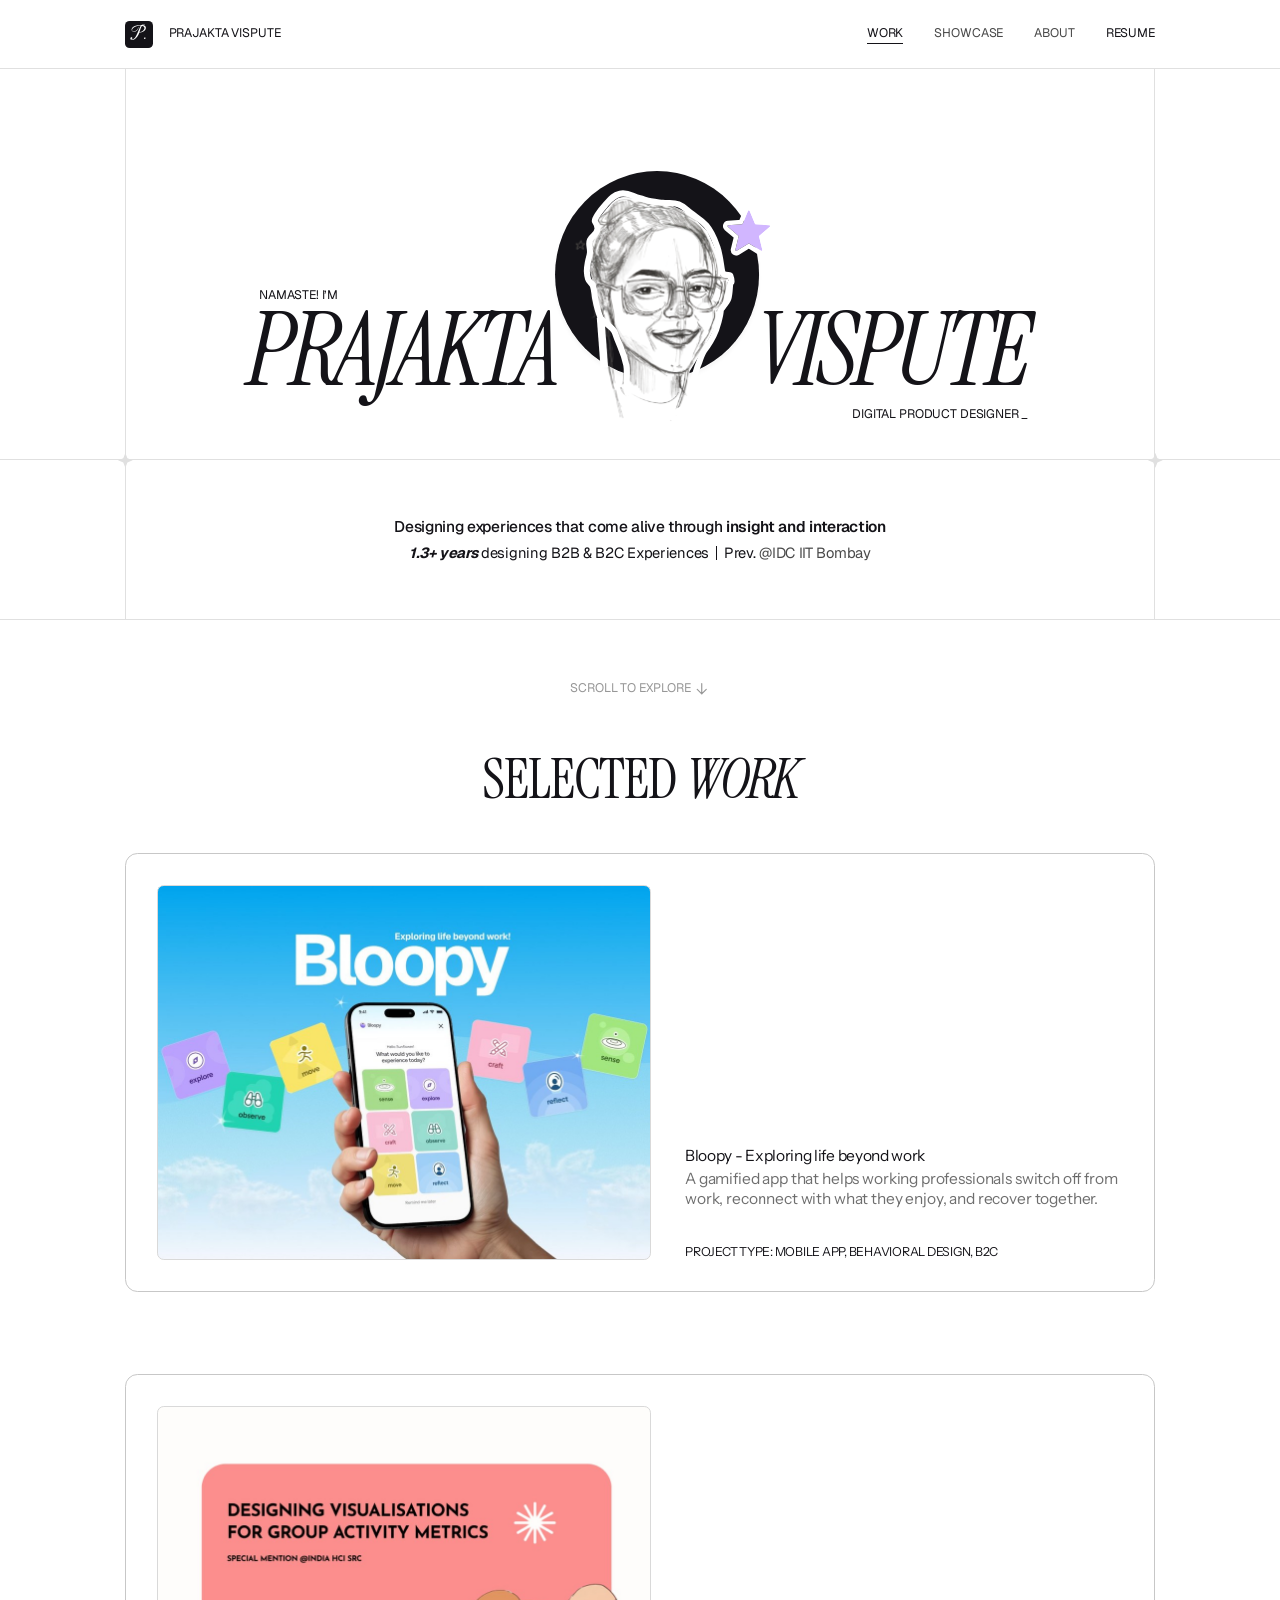
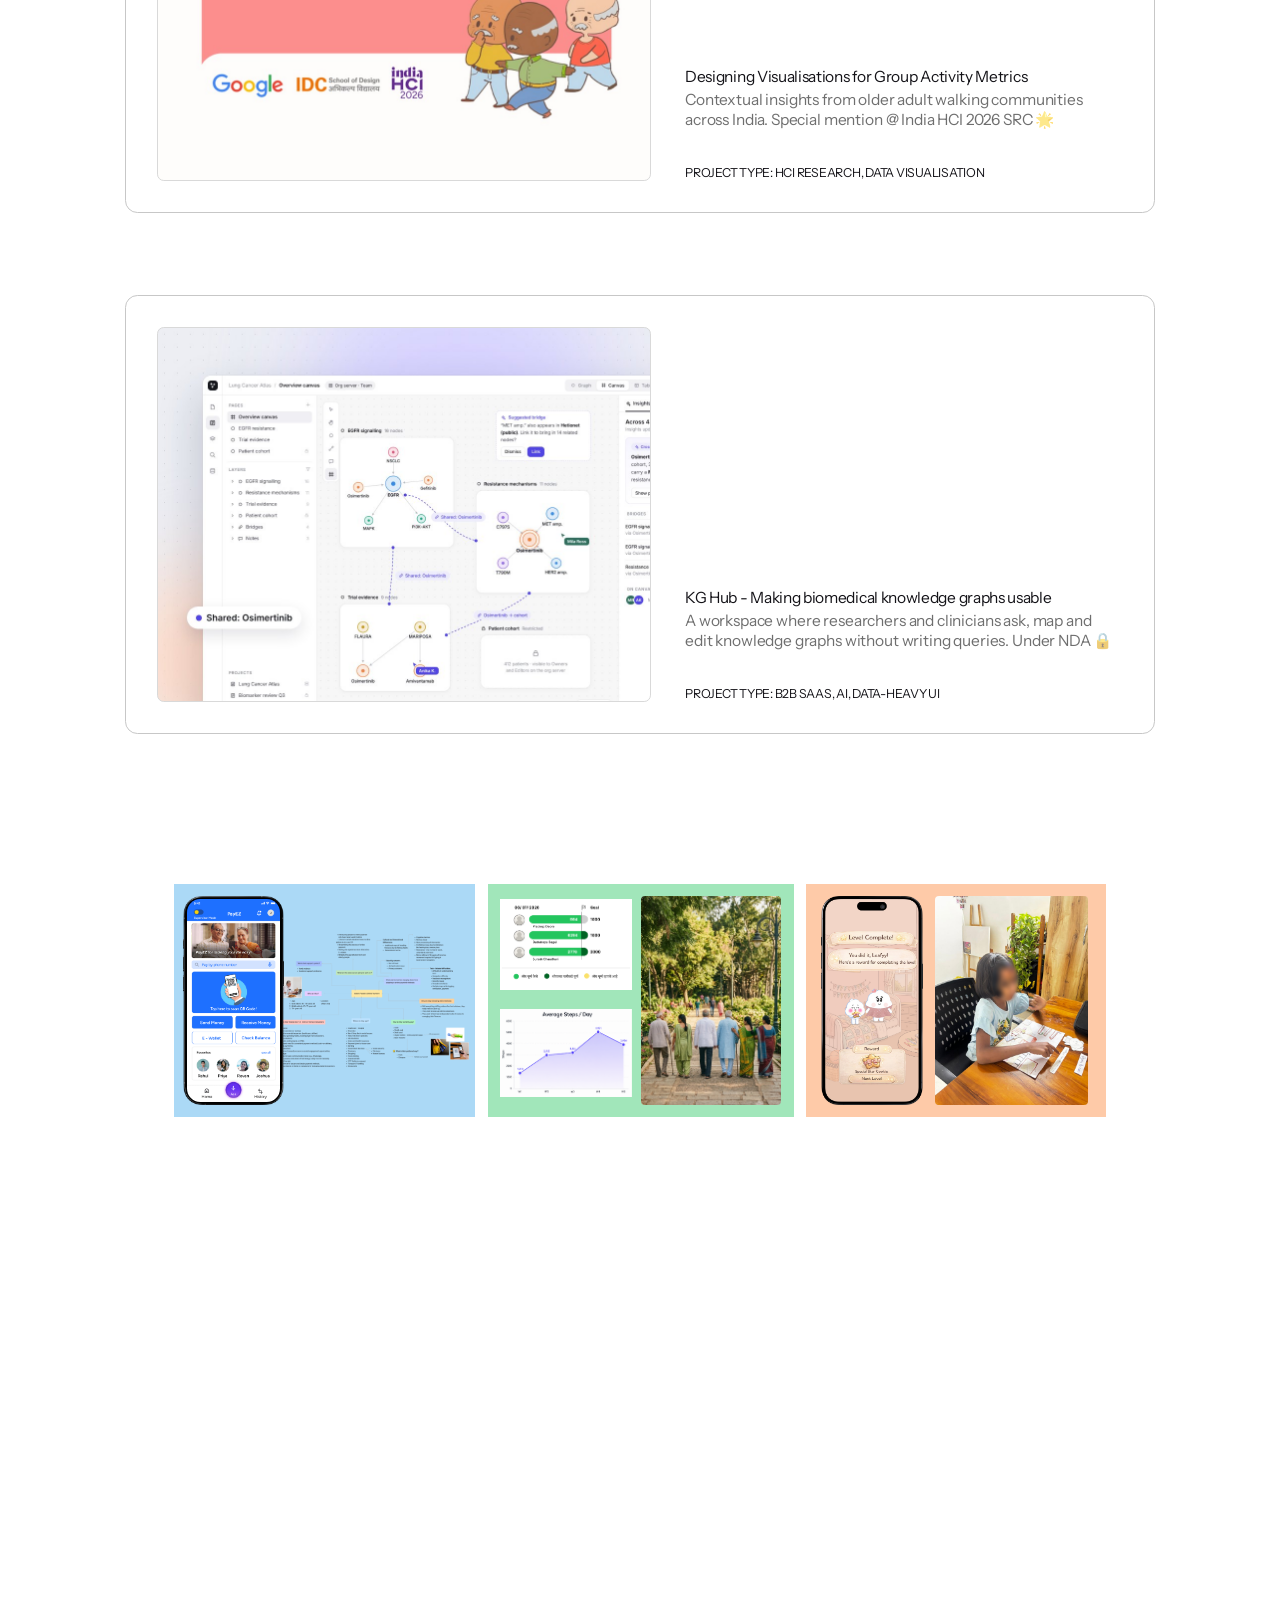
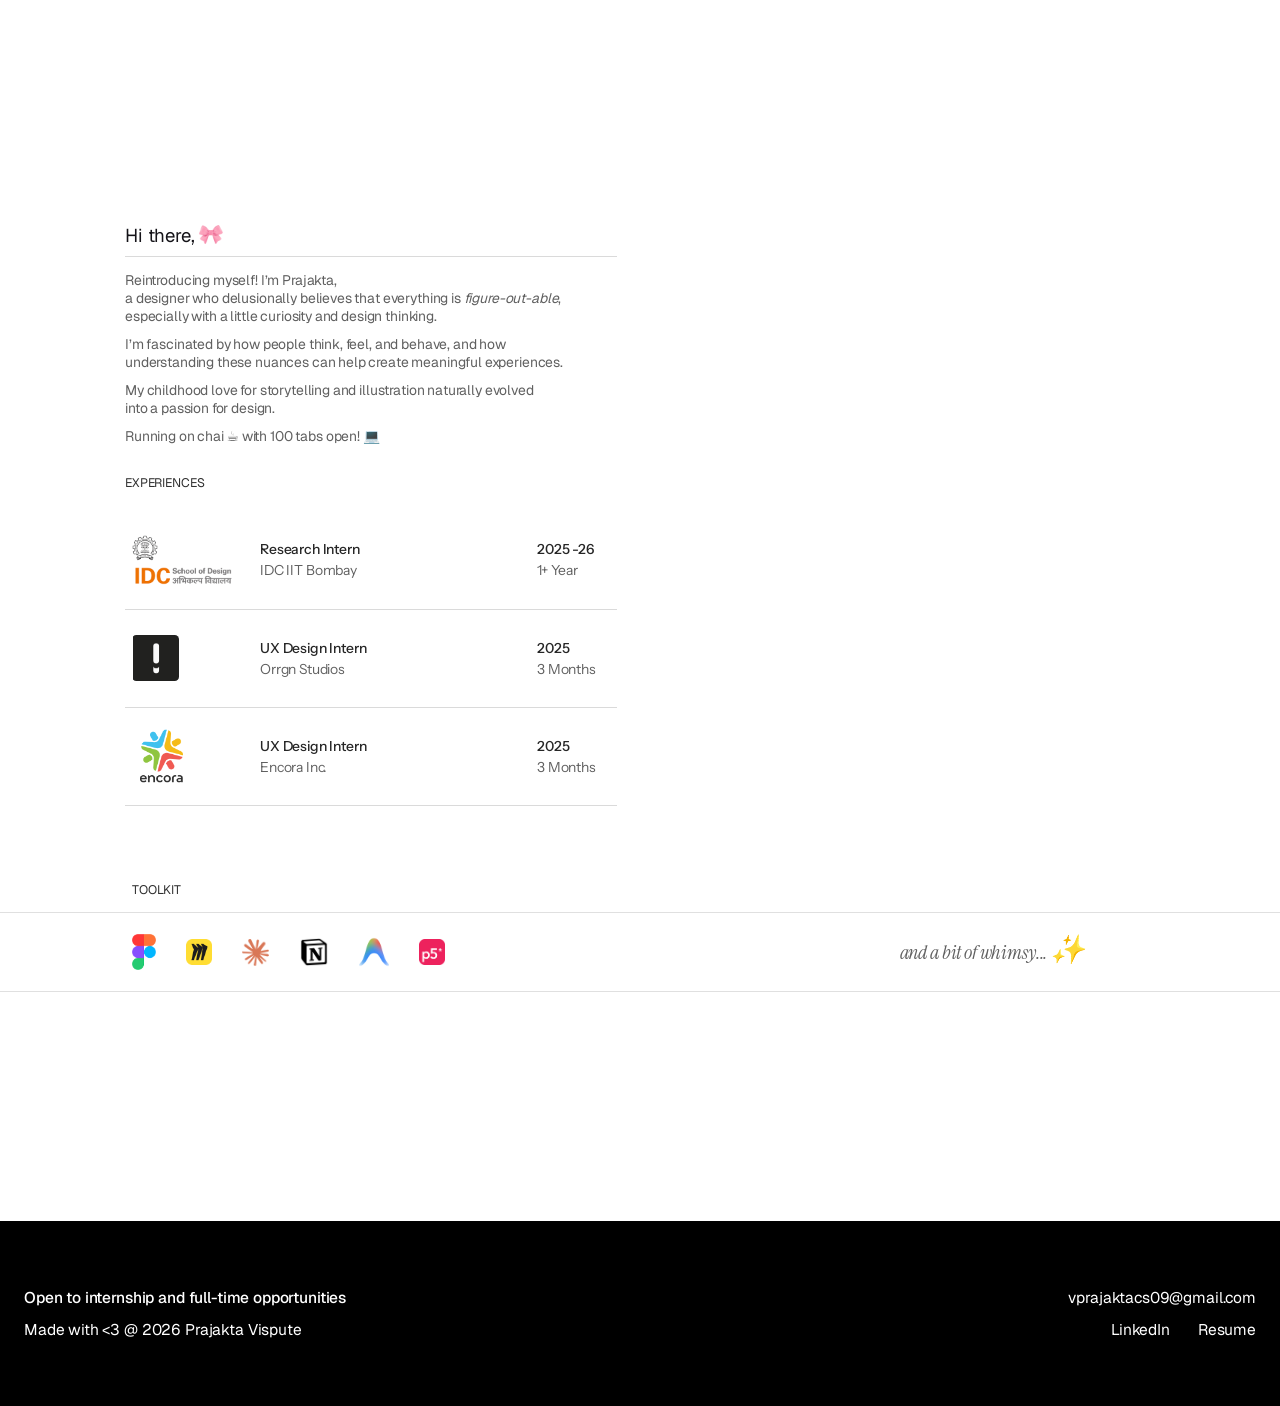
<file: index.html>
<!DOCTYPE html>
<html lang="en">
<head>
  <meta charset="UTF-8" />
  <meta name="viewport" content="width=device-width, initial-scale=1" />
  <title>Prajakta Vispute — Digital Product Designer</title>
  <meta name="description" content="Prajakta Vispute — digital product designer. Designing experiences that come alive through insight and interaction." />
  <link rel="preconnect" href="https://fonts.googleapis.com" />
  <link rel="preconnect" href="https://fonts.gstatic.com" crossorigin />
  <link rel="icon" href="favicon.ico?v=7" sizes="any" />
  <link rel="icon" type="image/png" sizes="32x32" href="assets/favicon/favicon-32.png?v=7" />
  <link rel="icon" type="image/png" sizes="512x512" href="assets/favicon/favicon-512.png?v=7" />
  <link rel="apple-touch-icon" sizes="180x180" href="assets/favicon/apple-touch-icon.png?v=7" />
  <link href="https://fonts.googleapis.com/css2?family=Carattere&family=Geist:wght@400;500;600;700&family=Instrument+Sans:wght@400;500&family=Instrument+Serif:ital@0;1&family=Inter:wght@700&family=Newsreader:ital,wght@1,300&family=Outfit:wght@500&display=swap" rel="stylesheet" />
  <link rel="stylesheet" href="css/styles.css?v=81" />
</head>
<body>

  <!-- ========== NAVIGATION ========== -->
  <header class="nav">
    <div class="container nav__inner">
      <a href="#top" class="brand" aria-label="Prajakta Vispute — home">
        <span class="brand__logo">P.</span>
        <span class="brand__name">Prajakta Vispute</span>
      </a>
      <nav class="nav__links" aria-label="Primary">
        <a href="#work" class="nav__link is-active">Work</a>
        <a href="#showcase" class="nav__link">Showcase</a>
        <a href="#about" class="nav__link">About</a>
        <a href="https://drive.google.com/file/d/1J0Ts67zoITBpbDokfezfUWw4VvKQqxT0/view?usp=sharing" class="nav__link nav__link--strong" target="_blank" rel="noopener">Resume</a>
      </nav>
    </div>
  </header>

  <main id="top">

    <!-- ========== HERO ========== -->
    <section class="hero">
      <!-- Hover-to-paint side panels (flower pattern + pencil cursor) -->
      <svg class="svg-defs" width="0" height="0" aria-hidden="true" focusable="false">
        <defs>
          <pattern id="flower-pattern" width="92" height="120" patternUnits="userSpaceOnUse">
            <image href="assets/prajakta-flower.svg" x="20" y="4" width="52" height="52" />
            <image href="assets/prajakta-flower.svg" x="-26" y="64" width="52" height="52" />
            <image href="assets/prajakta-flower.svg" x="66" y="64" width="52" height="52" />
          </pattern>
        </defs>
      </svg>
      <div class="hero__side hero__side--l" aria-hidden="true"><span class="hero__fill"><svg class="hero__pattern"><rect width="100%" height="100%" fill="url(#flower-pattern)" /></svg></span></div>
      <div class="hero__side hero__side--r" aria-hidden="true"><span class="hero__fill"><svg class="hero__pattern"><rect width="100%" height="100%" fill="url(#flower-pattern)" /></svg></span></div>
      <div class="pencil-cursor" aria-hidden="true">
        <svg width="16" height="16" viewBox="0 0 24 24" fill="none" stroke="#fff" stroke-width="2" stroke-linecap="round" stroke-linejoin="round"><path d="M17 3a2.85 2.85 0 1 1 4 4L7.5 20.5 2 22l1.5-5.5Z"/><path d="m15 5 4 4"/></svg>
      </div>

      <div class="container hero__frame">
        <div class="hero__art" aria-label="Namaste! I'm Prajakta Vispute, Digital Product Designer">
          <p class="hero__hello">Namaste! I’m</p>
          <h1 class="hero__name hero__name--first">Prajakta</h1>
          <img class="hero__portrait" src="assets/Prajakta.svg" alt="Illustrated portrait of Prajakta" width="294" height="338" />
          <span class="hero__name hero__name--last" aria-hidden="true">Vispute</span>
          <p class="hero__role">Digital Product Designer <span class="caret">_</span></p>
        </div>
      </div>

      <div class="hero__band">
        <!-- Hover-to-fill black side panels beside the tagline -->
        <div class="hero__side hero__dark hero__dark--l" aria-hidden="true"><span class="hero__fill"></span></div>
        <div class="hero__side hero__dark hero__dark--r" aria-hidden="true"><span class="hero__fill"></span></div>
        <svg class="sparkle sparkle--l" width="15" height="15" viewBox="0 0 15 15" aria-hidden="true"><path d="M7.3526 0L9.43223 5.27297L14.7052 7.3526L9.43223 9.43223L7.3526 14.7052L5.27297 9.43223L0 7.3526L5.27297 5.27297L7.3526 0Z" fill="#E0E0E0"/></svg>
        <svg class="sparkle sparkle--r" width="15" height="15" viewBox="0 0 15 15" aria-hidden="true"><path d="M7.3526 0L9.43223 5.27297L14.7052 7.3526L9.43223 9.43223L7.3526 14.7052L5.27297 9.43223L0 7.3526L5.27297 5.27297L7.3526 0Z" fill="#E0E0E0"/></svg>
        <div class="container hero__band-inner">
          <p class="hero__tagline">Designing experiences that come alive through <strong class="tagline-em">insight and interaction</strong></p>
          <p class="hero__meta"><strong>1.3+ years</strong> designing B2B &amp; B2C Experiences <span class="hero__bar" aria-hidden="true"></span> Prev. <span class="muted">@IDC IIT Bombay</span></p>
        </div>
      </div>

      <a href="#work" class="scroll-pill">
        Scroll to explore
        <svg width="16" height="16" viewBox="0 0 16 16" fill="none" aria-hidden="true"><path d="M7.73985 2.57989V12.8993M12.2546 8.38458L7.73985 12.8993L3.2251 8.38458" stroke="#979797" stroke-width="1.16" stroke-linecap="round" stroke-linejoin="round"/></svg>
      </a>
    </section>

    <!-- ========== SELECTED WORK ========== -->
    <section id="work" class="work">
      <div class="container">
        <h2 class="section-title reveal">Selected <em>Work</em></h2>

        <div class="projects">
          <article class="project reveal">
            <a href="case-study-bloopy.html" class="project__link">
              <div class="project__thumb" style="background-image:url('assets/case-studies/bloopy/thumb.jpg')" role="img" aria-label="Bloopy app on a phone, surrounded by activity tiles"></div>
              <div class="project__info">
                <div>
                  <h3 class="project__title">Bloopy - Exploring life beyond work</h3>
                  <p class="project__desc">A gamified app that helps working professionals switch off from work, reconnect with what they enjoy, and recover together.</p>
                </div>
                <p class="project__type">Project type: Mobile App, Behavioral Design, B2C</p>
              </div>
            </a>
          </article>

          <article class="project reveal">
            <a href="case-study-gams.html" class="project__link">
              <div class="project__thumb" style="background-image:url('assets/case-studies/gams/thumb-slide.jpg')" role="img" aria-label="Illustration of three older men walking together"></div>
              <div class="project__info">
                <div>
                  <h3 class="project__title">Designing Visualisations for Group Activity Metrics</h3>
                  <p class="project__desc">Contextual insights from older adult walking communities across India. Special mention @ India HCI 2026 SRC 🌟</p>
                </div>
                <p class="project__type">Project type: HCI Research, Data Visualisation</p>
              </div>
            </a>
          </article>

          <article class="project reveal">
            <a href="case-study-kg.html" class="project__link">
              <div class="project__thumb" style="background-image:url('assets/case-studies/kg/thumb.jpg')" role="img" aria-label="KG Hub canvas with several knowledge graphs connected by shared entities"></div>
              <div class="project__info">
                <div>
                  <h3 class="project__title">KG Hub - Making biomedical knowledge graphs usable</h3>
                  <p class="project__desc">A workspace where researchers and clinicians ask, map and edit knowledge graphs without writing queries. Under NDA 🔒</p>
                </div>
                <p class="project__type">Project type: B2B SaaS, AI, Data-heavy UI</p>
              </div>
            </a>
          </article>
        </div>
      </div>
    </section>

    <!-- ========== SHOWCASE / GALLERY ========== -->
    <section id="showcase" class="showcase">
      <div class="container container--narrow">
        <div class="gallery">
          <div class="gallery__row">
          <figure class="tile reveal" style="--w:301;aspect-ratio:301/233;background:rgb(171,217,246);" aria-label="PayEZ payments app and research map">
            <img class="fit" src="assets/figma/showcase/showcase-01-flowchart.png" alt="Research map on elderly people and online payments" loading="lazy" style="left:32%;top:5%;width:66%;height:90%" />
            <div class="tile__group" style="left:3%;top:5%;height:90%;aspect-ratio:315/652">
              <img src="assets/figma/showcase/showcase-01-phone-mockup-4.png" alt="" loading="lazy" style="position:absolute;left:0;top:0;width:100%;height:100%" />
              <img src="assets/figma/showcase/showcase-01-phone-mockup.png" alt="PayEZ app home screen" loading="lazy" style="position:absolute;left:3.797%;top:1.380%;width:92.405%;height:97.239%;border-radius:14% / 6.6%" />
            </div>
          </figure>
          <figure class="tile reveal" style="--w:305.7;aspect-ratio:305.7/233;background:rgb(161,230,186);" aria-label="Health tracking app with step analytics">
            <img class="fit" src="assets/figma/showcase/showcase-02-chart-header.png" alt="Daily step goal leaderboard" loading="lazy" style="left:4%;top:5%;width:43%;height:42%" />
            <img class="fit" src="assets/figma/showcase/showcase-02-photo.png" alt="Average steps per day chart" loading="lazy" style="left:4%;top:50%;width:43%;height:45%" />
            <img class="cover" src="assets/figma/showcase/showcase-02-steps-chart.png" alt="Elderly people walking in a park" loading="lazy" style="left:50%;top:5%;width:46%;height:90%" />
          </figure>
          <figure class="tile reveal" style="--w:300.3;aspect-ratio:300.3/233;background:rgb(254,202,168);" aria-label="Children's learning game">
            <div class="tile__group" style="left:5%;top:5%;height:90%;aspect-ratio:1482/3034">
              <img src="assets/figma/showcase/showcase-03-phone-mockup-2.png" alt="" loading="lazy" style="position:absolute;left:0;top:0;width:100%;height:100%" />
              <img src="assets/figma/showcase/showcase-03-phone-mockup.png" alt="Level complete screen of the learning game" loading="lazy" style="position:absolute;left:4.015%;top:1.730%;width:91.970%;height:96.540%" />
            </div>
            <img class="cover" src="assets/figma/showcase/showcase-03-kid-photo-masked.png" alt="Child testing the game" loading="lazy" style="left:43%;top:5%;width:51%;height:90%" />
          </figure>
          </div>
          <div class="gallery__row">
          <figure class="tile reveal" style="--w:460.5;aspect-ratio:460.5/224.5;background:rgb(210,196,255);" aria-label="Desktop dashboard and research map">
            <div class="tile__group" style="left:3%;top:8%;height:84%;aspect-ratio:3735/3155">
              <img src="assets/figma/showcase/showcase-04-imac-mockup.png" alt="" loading="lazy" style="position:absolute;left:0;top:0;width:100%;height:100%" />
              <img src="assets/figma/showcase/showcase-04-imac-mockup-2.png" alt="Fuse project dashboard on a desktop" loading="lazy" style="position:absolute;left:2.624%;top:2.821%;width:94.752%;height:63.201%" />
            </div>
            <img class="fit" src="assets/figma/showcase/showcase-04-research-map.png" alt="Stakeholder and tools map" loading="lazy" style="left:51%;top:4%;width:46%;height:92%" />
          </figure>
          <figure class="tile reveal" style="--w:458.2;aspect-ratio:458.2/224.5;background:rgb(161,225,229);" aria-label="Loan calculator app and user flow">
            <img class="fit" src="assets/figma/showcase/showcase-05-loan-calculator.png" alt="Loan calculator screen" loading="lazy" style="left:4%;top:6%;width:21%;height:88%" />
            <img class="fit" src="assets/figma/showcase/showcase-05-loan-dues.png" alt="Dues screen" loading="lazy" style="left:25%;top:6%;width:21%;height:88%" />
            <img class="fit" src="assets/figma/showcase/showcase-05-loan-flow.png" alt="Self help group stakeholder flow" loading="lazy" style="left:48%;top:4%;width:49%;height:92%" />
          </figure>
          </div>
          <div class="gallery__row">
          <figure class="tile reveal" style="--w:233.7;aspect-ratio:233.7/233;background:rgb(255,194,202);" aria-label="Circle of fifths visualisation">
            <img class="fit" src="assets/figma/showcase/showcase-06-chord-wheel-b.png" alt="Circle of fifths, minor progression" loading="lazy" style="left:5%;top:5%;width:90%;height:90%;clip-path:inset(0 50% 0 0)" />
            <img class="fit" src="assets/figma/showcase/showcase-06-chord-wheel-a.png" alt="Circle of fifths, major progression" loading="lazy" style="left:5%;top:5%;width:90%;height:90%;clip-path:inset(0 0 0 50%)" />
          </figure>
          <figure class="tile reveal" style="--w:370.7;aspect-ratio:370.7/233;background:rgb(255,228,147);" aria-label="Arduino tic-tac-toe circuit">
            <img class="fit" src="assets/figma/showcase/showcase-07-arduino.png" alt="Arduino tic-tac-toe circuit with serial monitor" loading="lazy" style="left:6%;top:5%;width:88%;height:90%" />
          </figure>
          <figure class="tile reveal" style="--w:302;aspect-ratio:302/233;background:rgb(214,200,245);" aria-label="Pet translator app illustration">
            <img class="fit" src="assets/figma/showcase/showcase-08-meow-2.png" alt="Cartoon cat and dog holding meow and woof signs" loading="lazy" style="left:0;top:4%;width:100%;height:100%" />
            <div class="tile__group" style="left:33.4%;top:6%;height:88%;aspect-ratio:315/652">
              <img src="assets/figma/showcase/showcase-01-phone-mockup-4.png" alt="" loading="lazy" style="position:absolute;left:0;top:0;width:100%;height:100%" />
              <img src="assets/figma/showcase/showcase-08-phone-mockup.png" alt="Translator app screen" loading="lazy" style="position:absolute;left:3.797%;top:1.380%;width:92.405%;height:97.239%;border-radius:14% / 6.6%" />
            </div>
          </figure>
          </div>
        </div>
        <p class="craft reveal">Craftmaxxxing!</p>
      </div>
    </section>

    <!-- ========== ABOUT ========== -->
    <section id="about" class="about">
      <div class="container about__grid">
        <div class="about__text">
          <h2 class="about__hi">Hi there, <img src="assets/figma/about/about-bow-2.png" alt="" width="24" height="19" /></h2>
          <p>Reintroducing myself! I’m Prajakta, <br />a designer who delusionally believes that everything is <em>figure-out-able</em>, <br />especially with a little curiosity and design thinking.</p>
          <p>I’m fascinated by how people think, feel, and behave, and how <br />understanding these nuances can help create meaningful experiences.</p>
          <p>My childhood love for storytelling and illustration naturally evolved <br />into a passion for design.</p>
          <p>Running on chai ☕ with 100 tabs open! 💻</p>

          <div class="experience">
            <h3 class="label">Experiences</h3>
            <ul class="experience__list">
              <li class="exp">
                <div class="exp__logo"><img src="assets/figma/experience/logo-idc-wordmark.png" alt="IDC School of Design, IIT Bombay" width="104" height="54" /></div>
                <div class="exp__role"><strong>Research Intern</strong><span>IDC IIT Bombay</span></div>
                <div class="exp__time"><strong>2025 -26</strong><span>1+ Year</span></div>
              </li>
              <li class="exp">
                <div class="exp__logo"><img src="assets/figma/experience/logo-orrgn.png" alt="Orrgn Studios" width="47" height="46" style="border-radius:4.3px" /></div>
                <div class="exp__role"><strong>UX Design Intern</strong><span>Orrgn Studios</span></div>
                <div class="exp__time"><strong>2025</strong><span>3 Months</span></div>
              </li>
              <li class="exp">
                <div class="exp__logo"><img src="assets/figma/experience/logo-encora-2.png" alt="Encora" width="60" height="60" /></div>
                <div class="exp__role"><strong>UX Design Intern</strong><span>Encora Inc.</span></div>
                <div class="exp__time"><strong>2025</strong><span>3 Months</span></div>
              </li>
            </ul>
          </div>
        </div>

        <figure class="about__photos reveal" aria-label="Collage of photos from Prajakta's life and work">
          <img class="ph-library" src="assets/figma/about/about-top-2.jpg" alt="Library bookshelves" loading="lazy" />
          <img class="ph-hill" src="assets/figma/about/about-top-3-2.jpg" alt="Prajakta on a grassy hilltop" loading="lazy" />
          <img class="ph-group" src="assets/figma/about/about-middle-group-masked.jpg" alt="Prajakta presenting with a group on stage" loading="lazy" />
          <img class="ph-sky" src="assets/figma/about/about-bottom-2-2.jpg" alt="Evening sky over trees" loading="lazy" />
          <img class="ph-laptop" src="assets/figma/about/about-bottom-1-crop.jpg" alt="Laptop showing a team design board" loading="lazy" />
        </figure>
      </div>
    </section>

    <!-- ========== TOOLKIT ========== -->
    <section class="toolkit">
      <div class="container"><h3 class="label">Toolkit</h3></div>
      <div class="toolkit__band">
        <div class="container toolkit__inner">
          <ul class="toolkit__icons" aria-label="Tools I use">
            <li><img src="assets/figma/toolkit/tool-1-figma-logo.png" alt="Figma" width="24" height="36" /></li>
            <li><img src="assets/figma/toolkit/tool-2.png" alt="Miro" width="26" height="26" /></li>
            <li><img src="assets/figma/toolkit/tool-3-2.png" alt="Claude" width="27" height="27" /></li>
            <li><img src="assets/figma/toolkit/tool-4.png" alt="Notion" width="30" height="30" /></li>
            <li><img src="assets/figma/toolkit/tool-5-2.png" alt="Design tool" width="30" height="30" /></li>
            <li><img src="assets/figma/toolkit/tool-6.png" alt="p5.js" width="26" height="26" /></li>
          </ul>
          <p class="whimsy">and a bit of whimsy... <span>✨</span></p>
        </div>
      </div>
    </section>

    <p class="motto reveal">Sensing • Sensitizing • Sensemaking</p>
  </main>

  <!-- ========== FOOTER ========== -->
  <footer class="footer">
    <div class="footer__inner">
      <div>
        <p class="footer__cta">Open to internship and full-time opportunities</p>
        <p class="footer__small">Made with &lt;3 @ 2026 Prajakta Vispute</p>
      </div>
      <div class="footer__right">
        <a class="footer__email" href="mailto:vprajaktacs09@gmail.com">vprajaktacs09@gmail.com</a>
        <nav class="footer__links" aria-label="Social">
          <a href="https://www.linkedin.com/in/prajakta-v-162b75238/" target="_blank" rel="noopener">LinkedIn</a>
          <a href="https://drive.google.com/file/d/1J0Ts67zoITBpbDokfezfUWw4VvKQqxT0/view?usp=sharing" target="_blank" rel="noopener">Resume</a>
        </nav>
      </div>
    </div>
  </footer>

  <script src="js/main.js?v=60"></script>
</body>
</html>
</file>
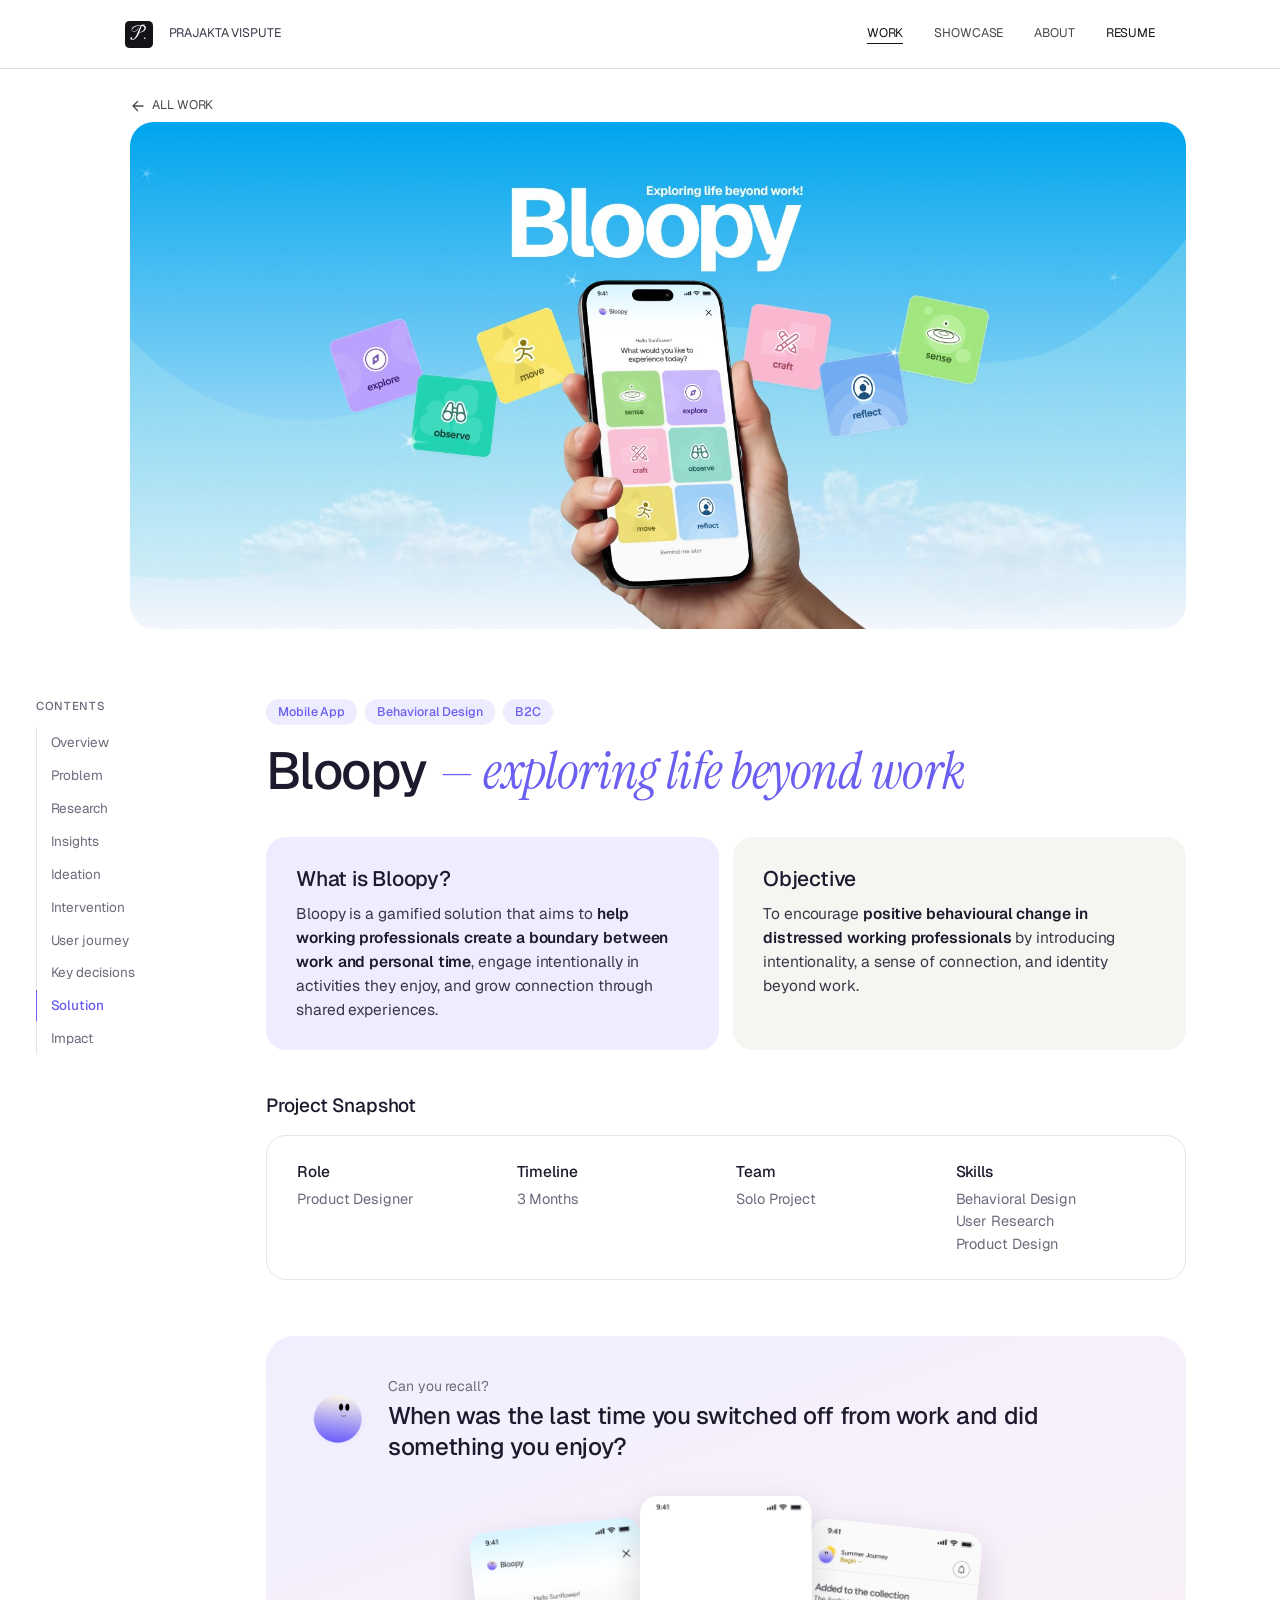
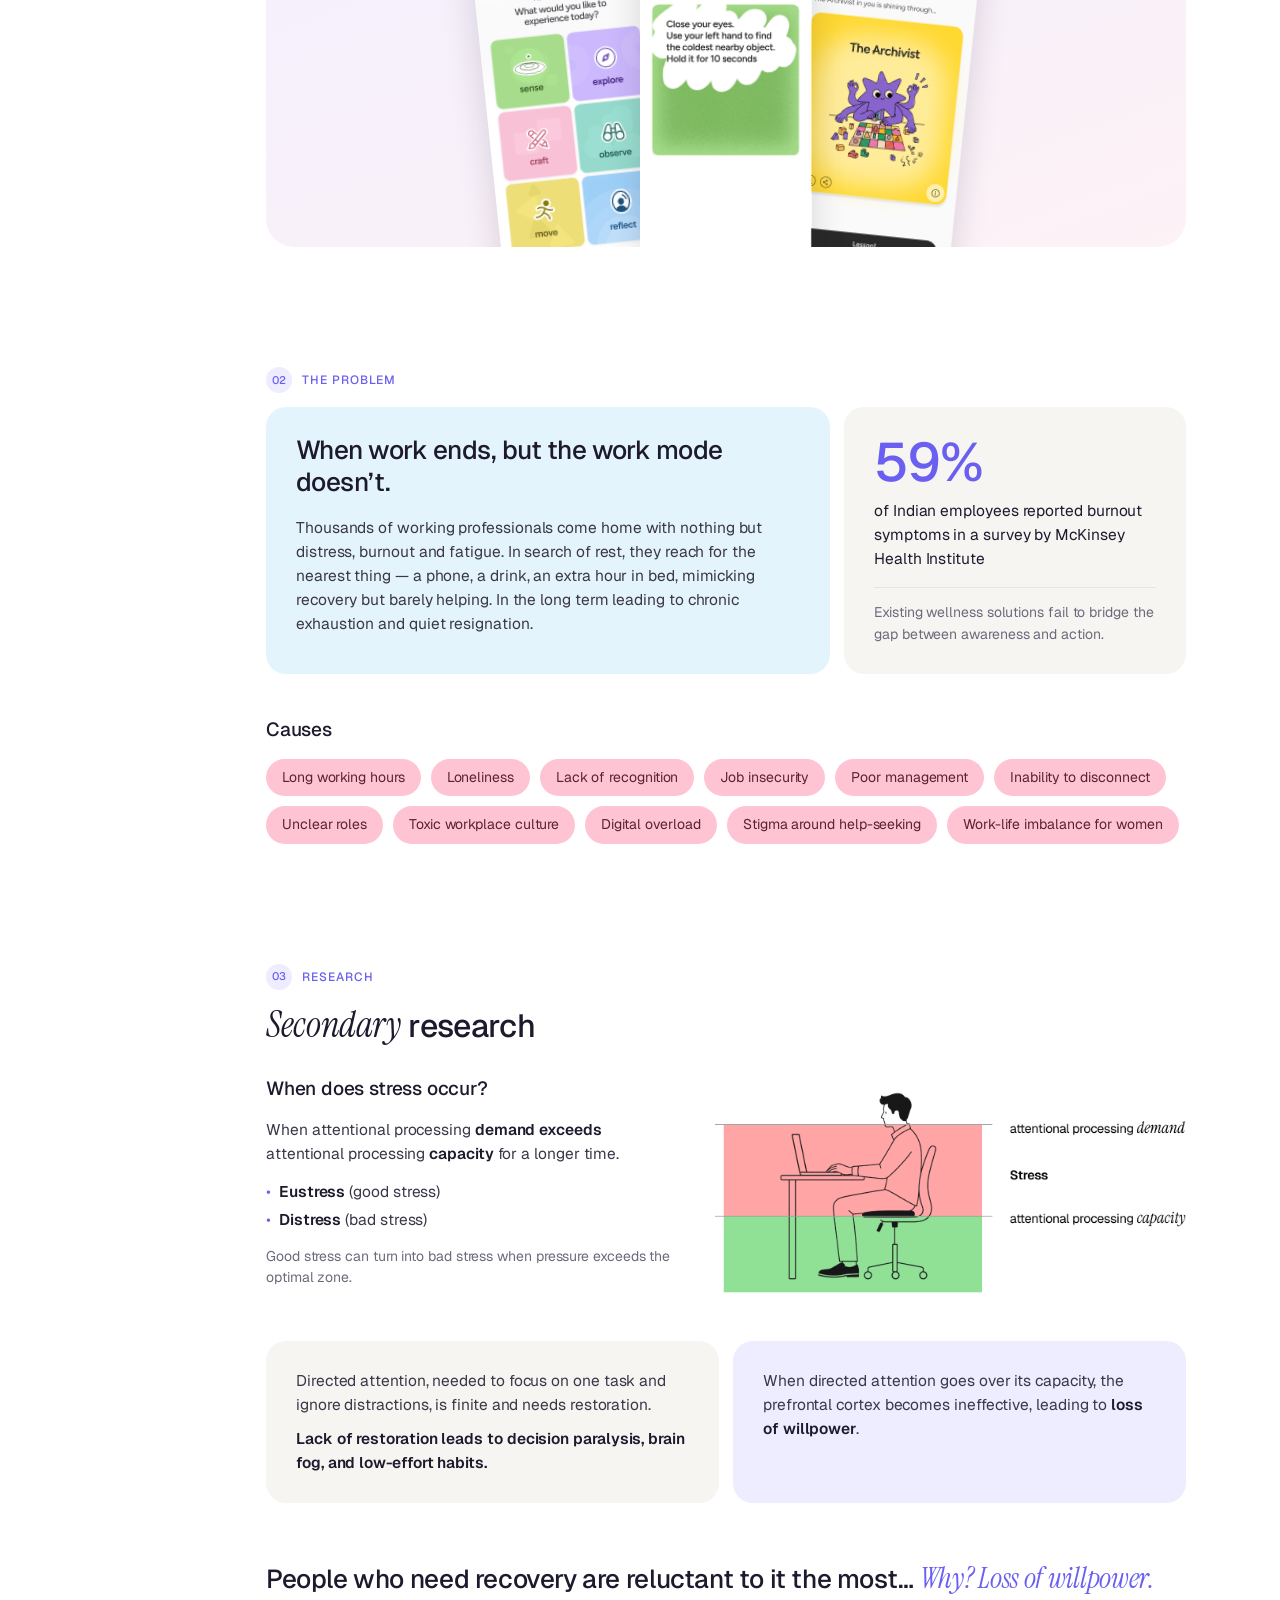
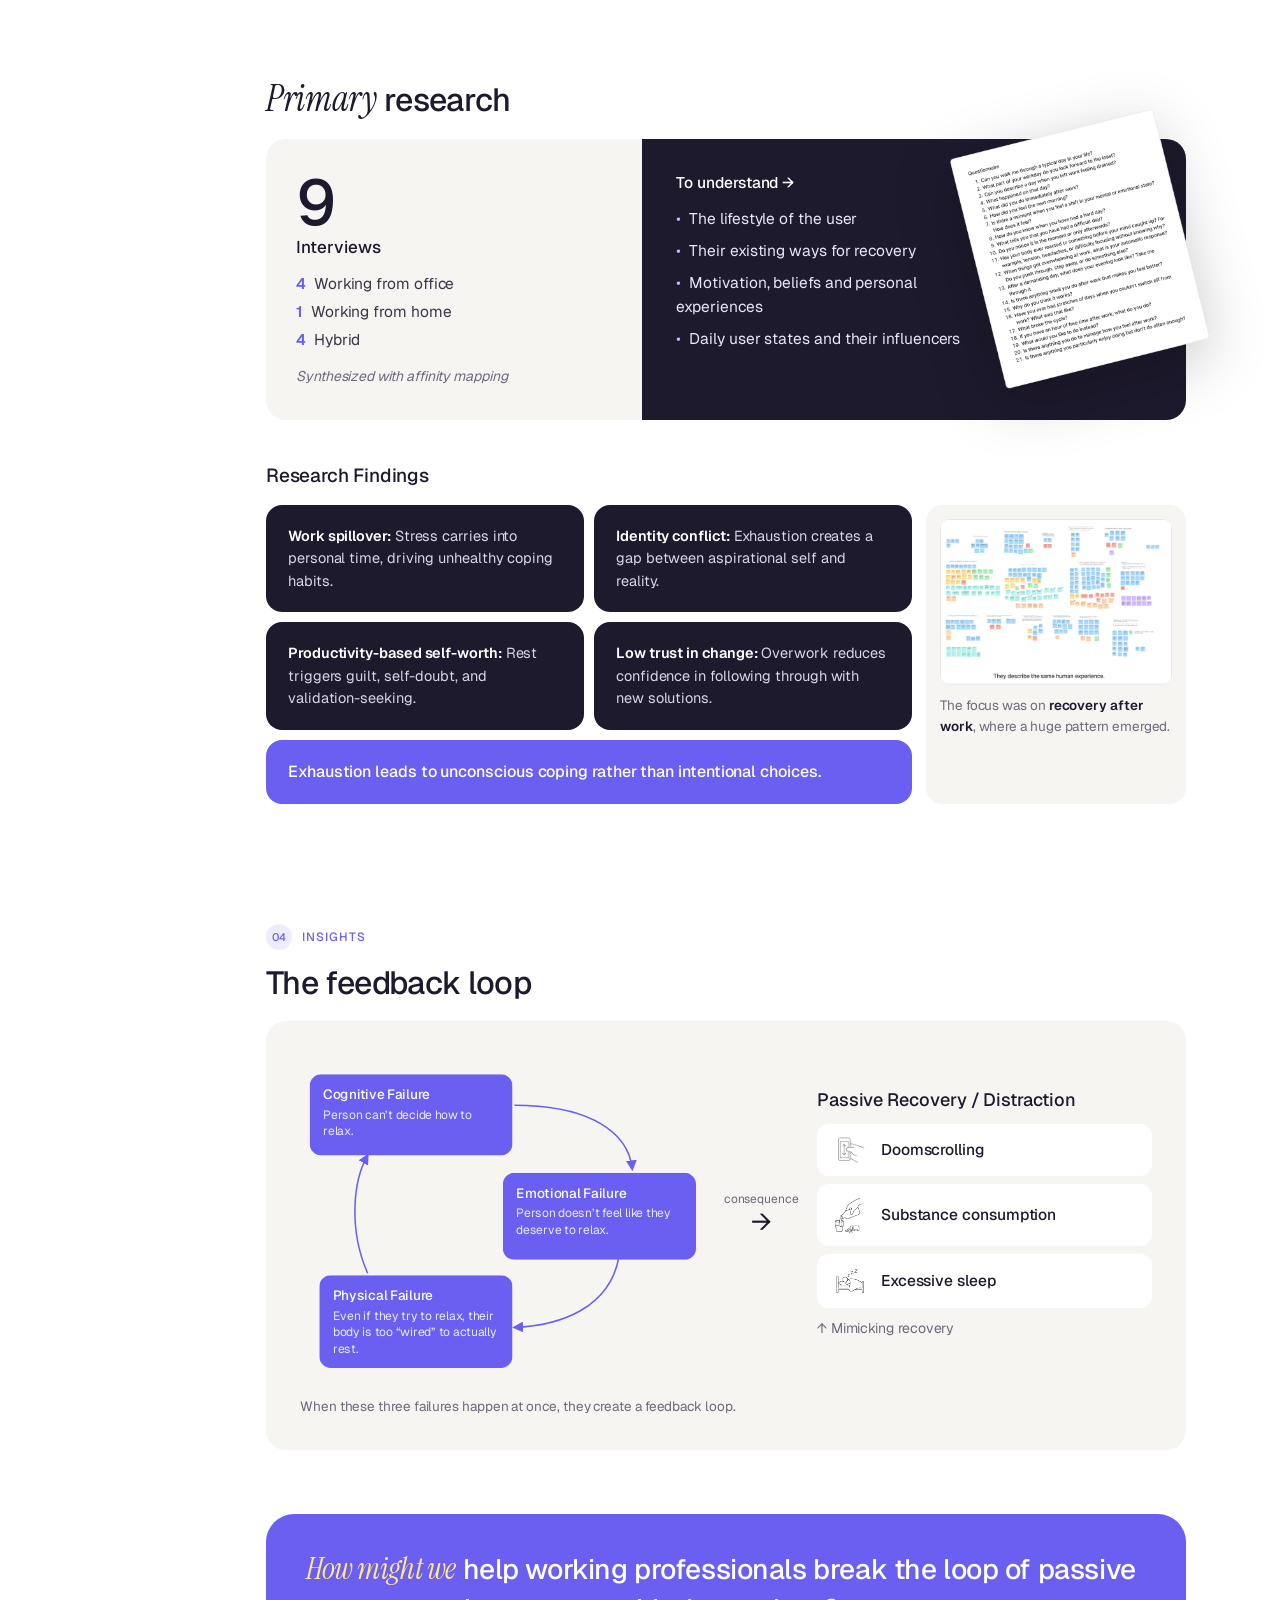
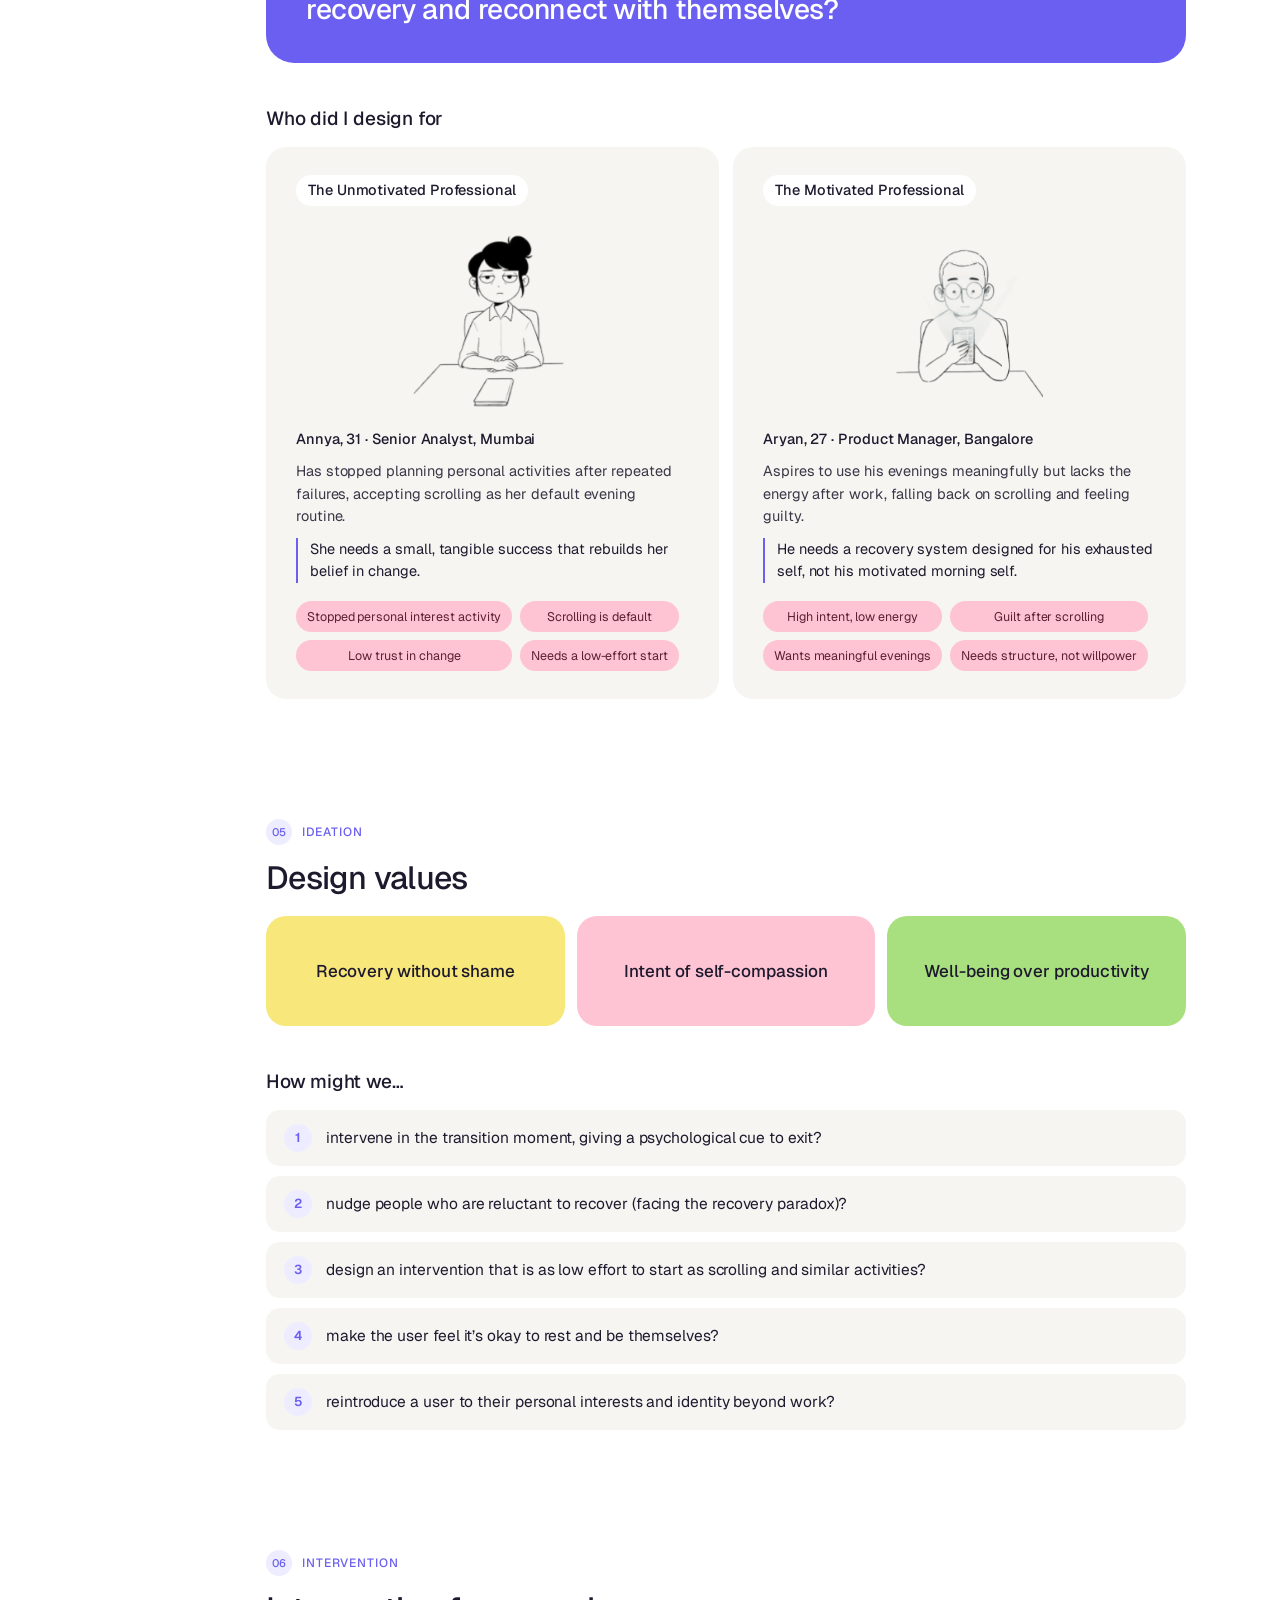
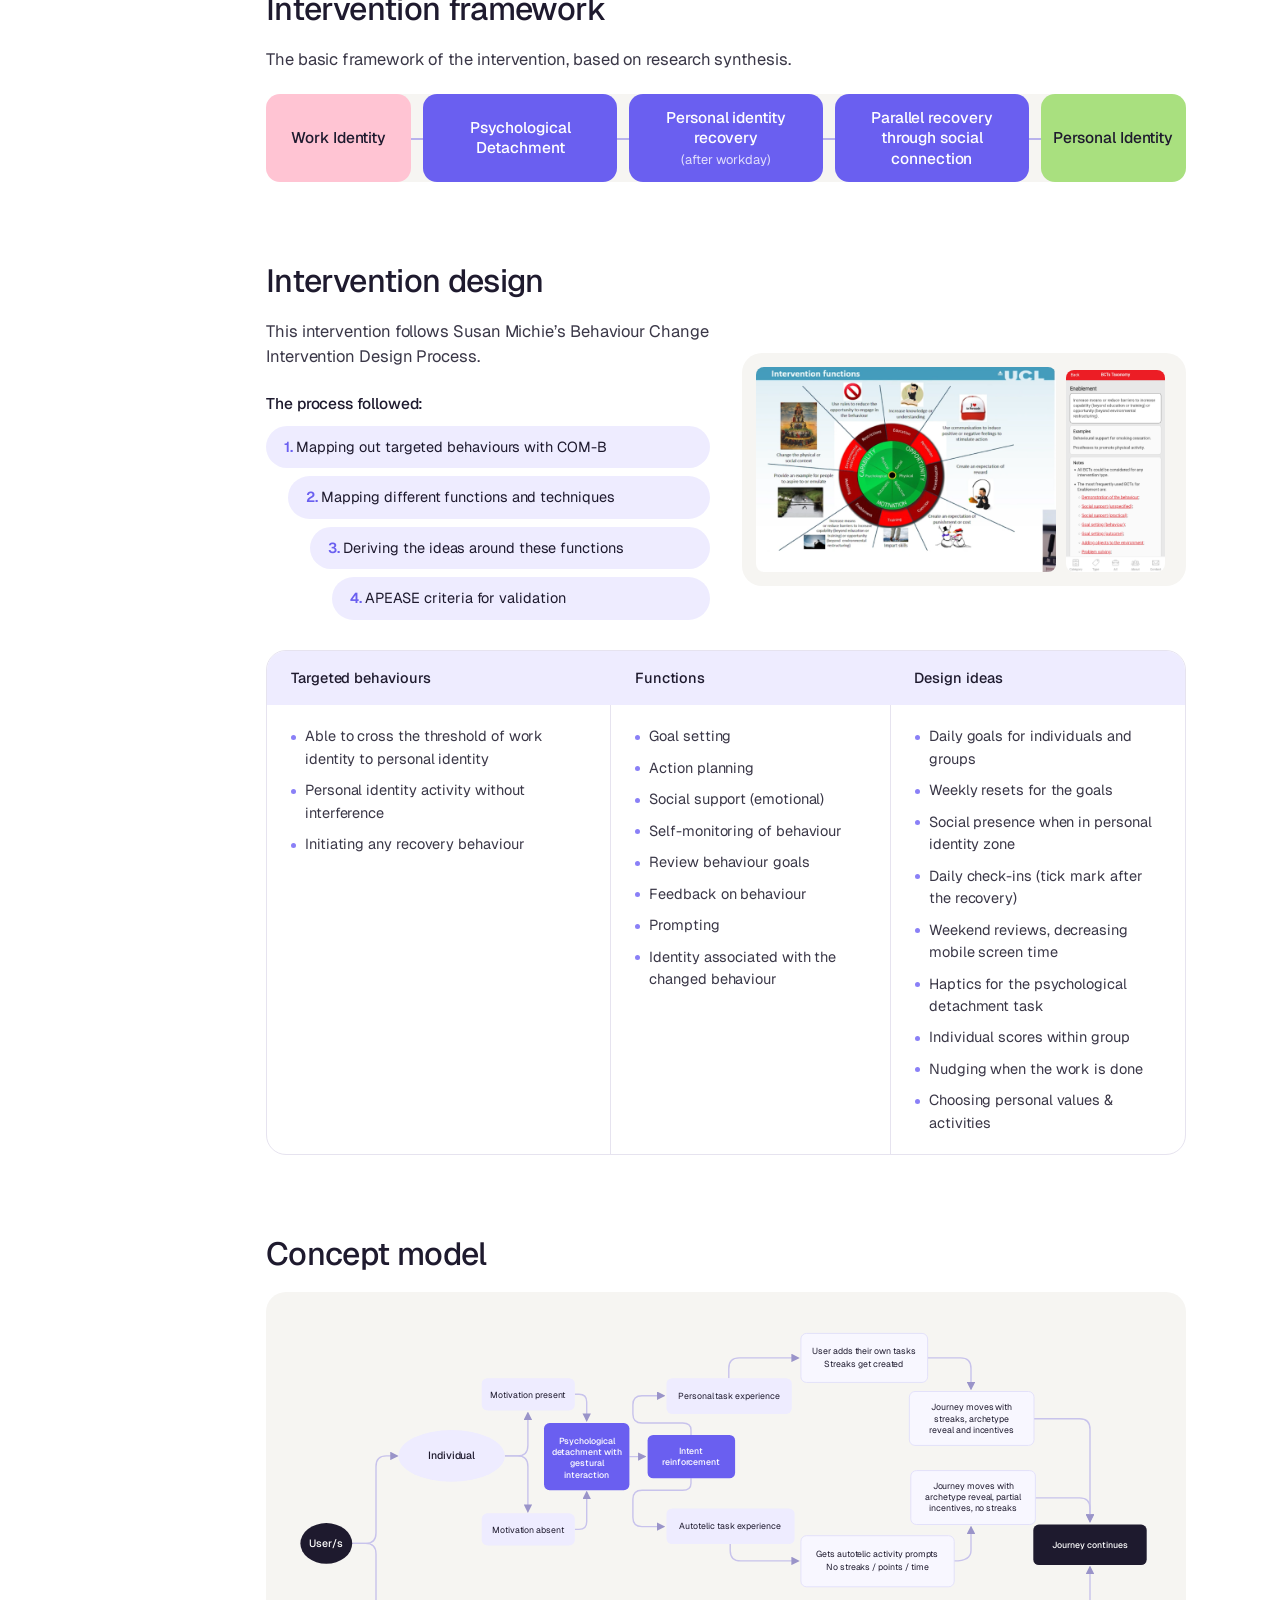
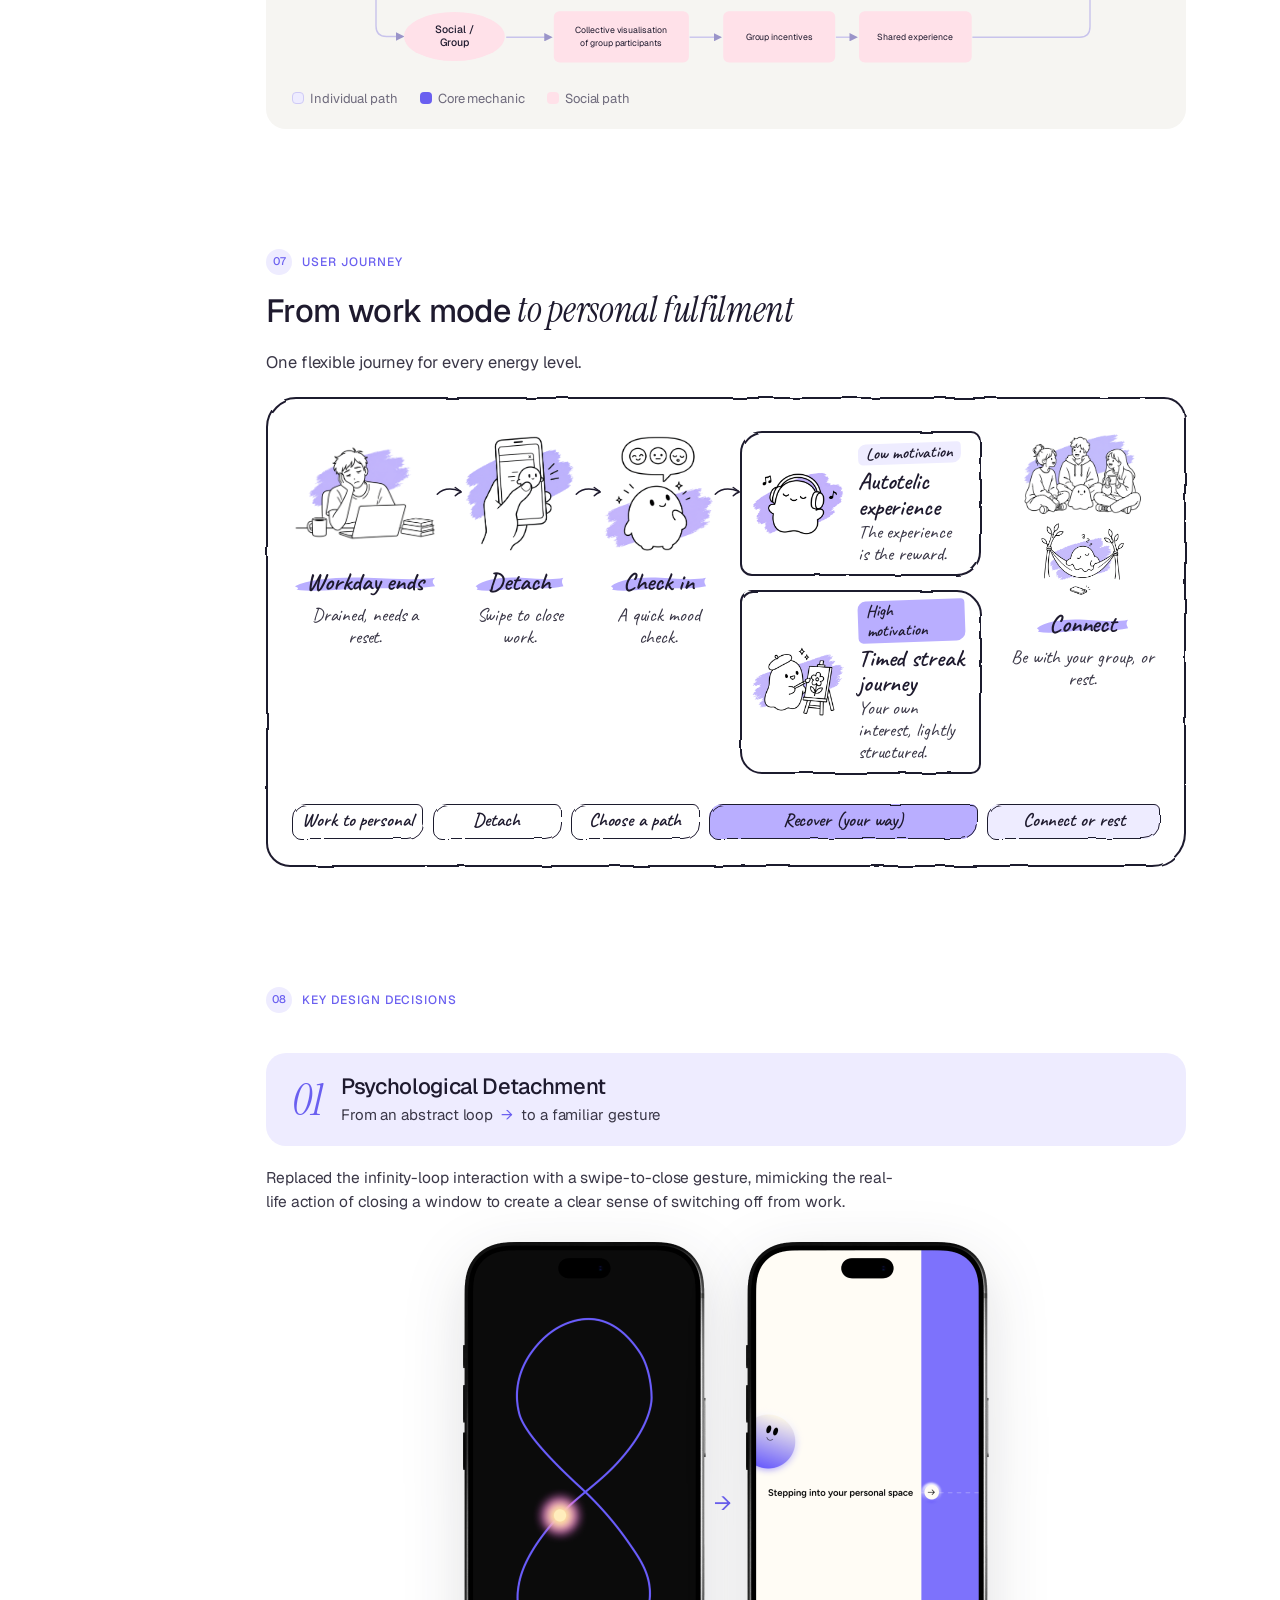
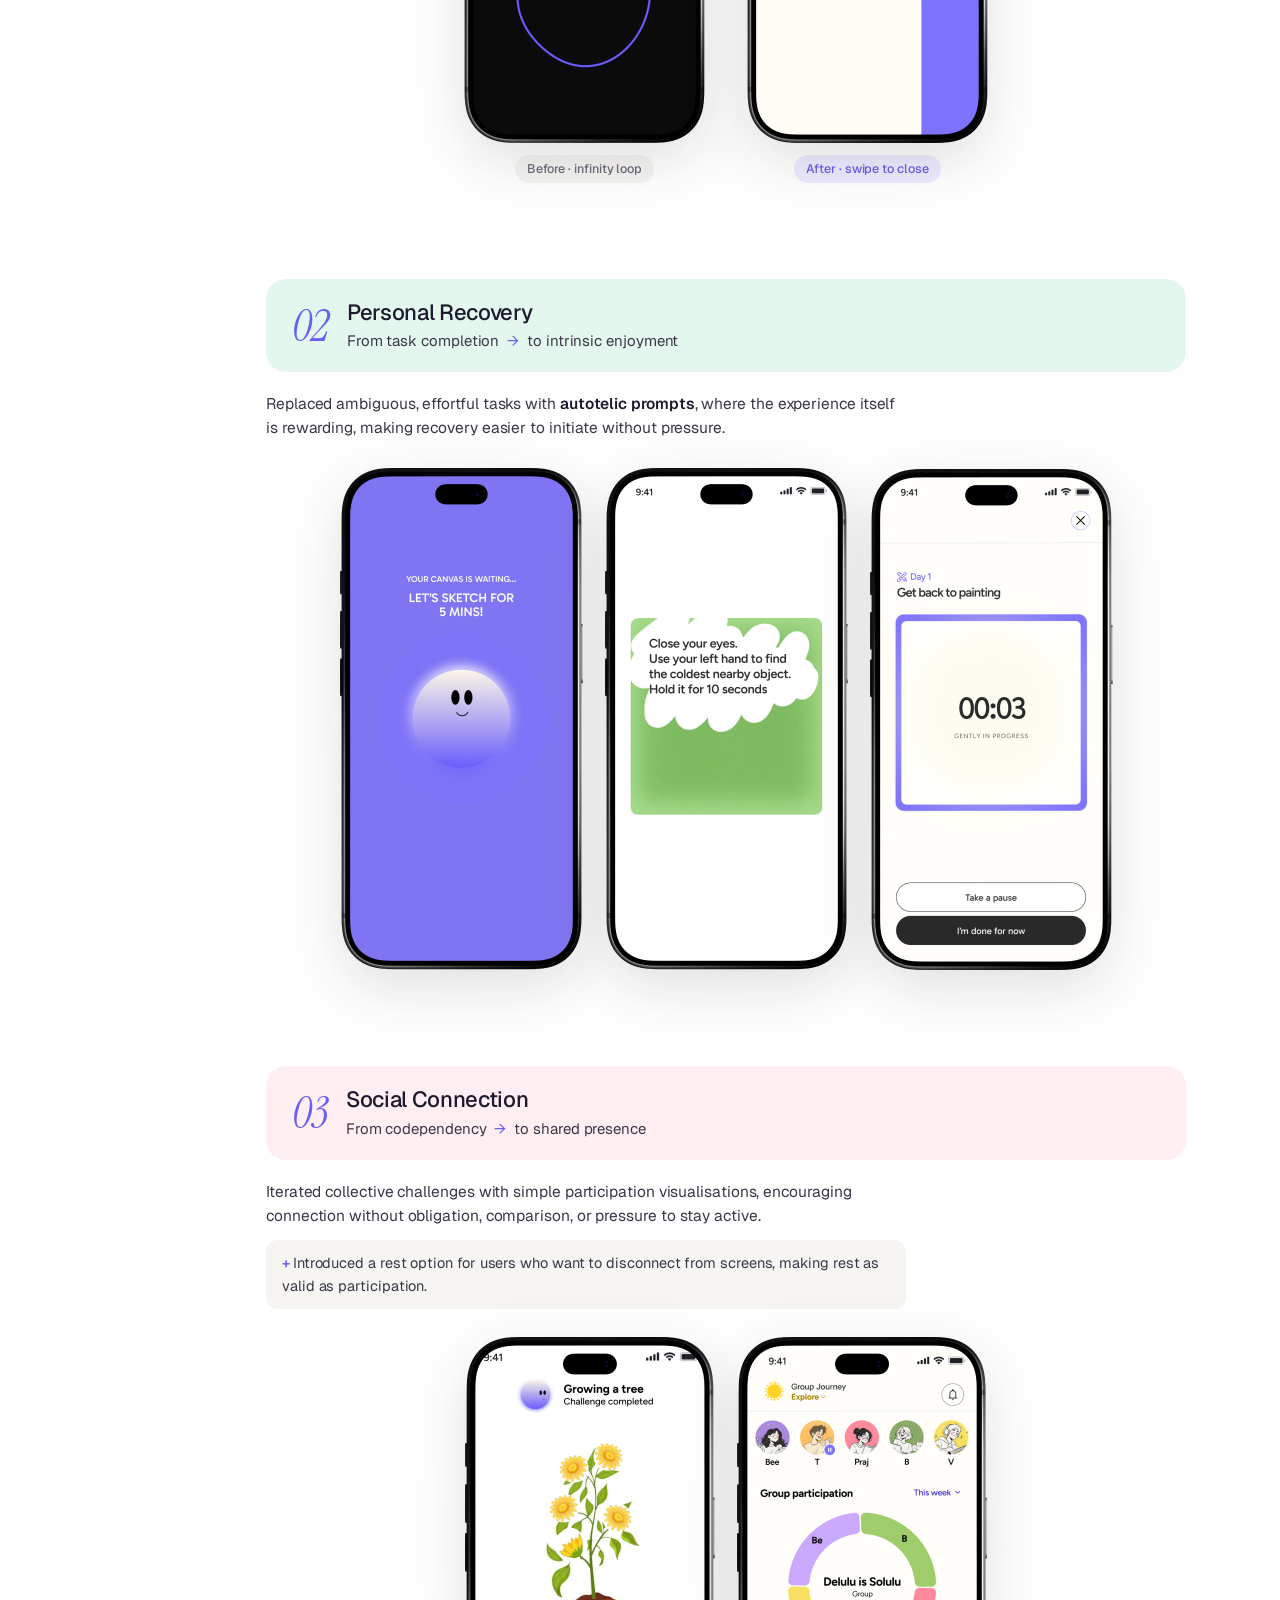
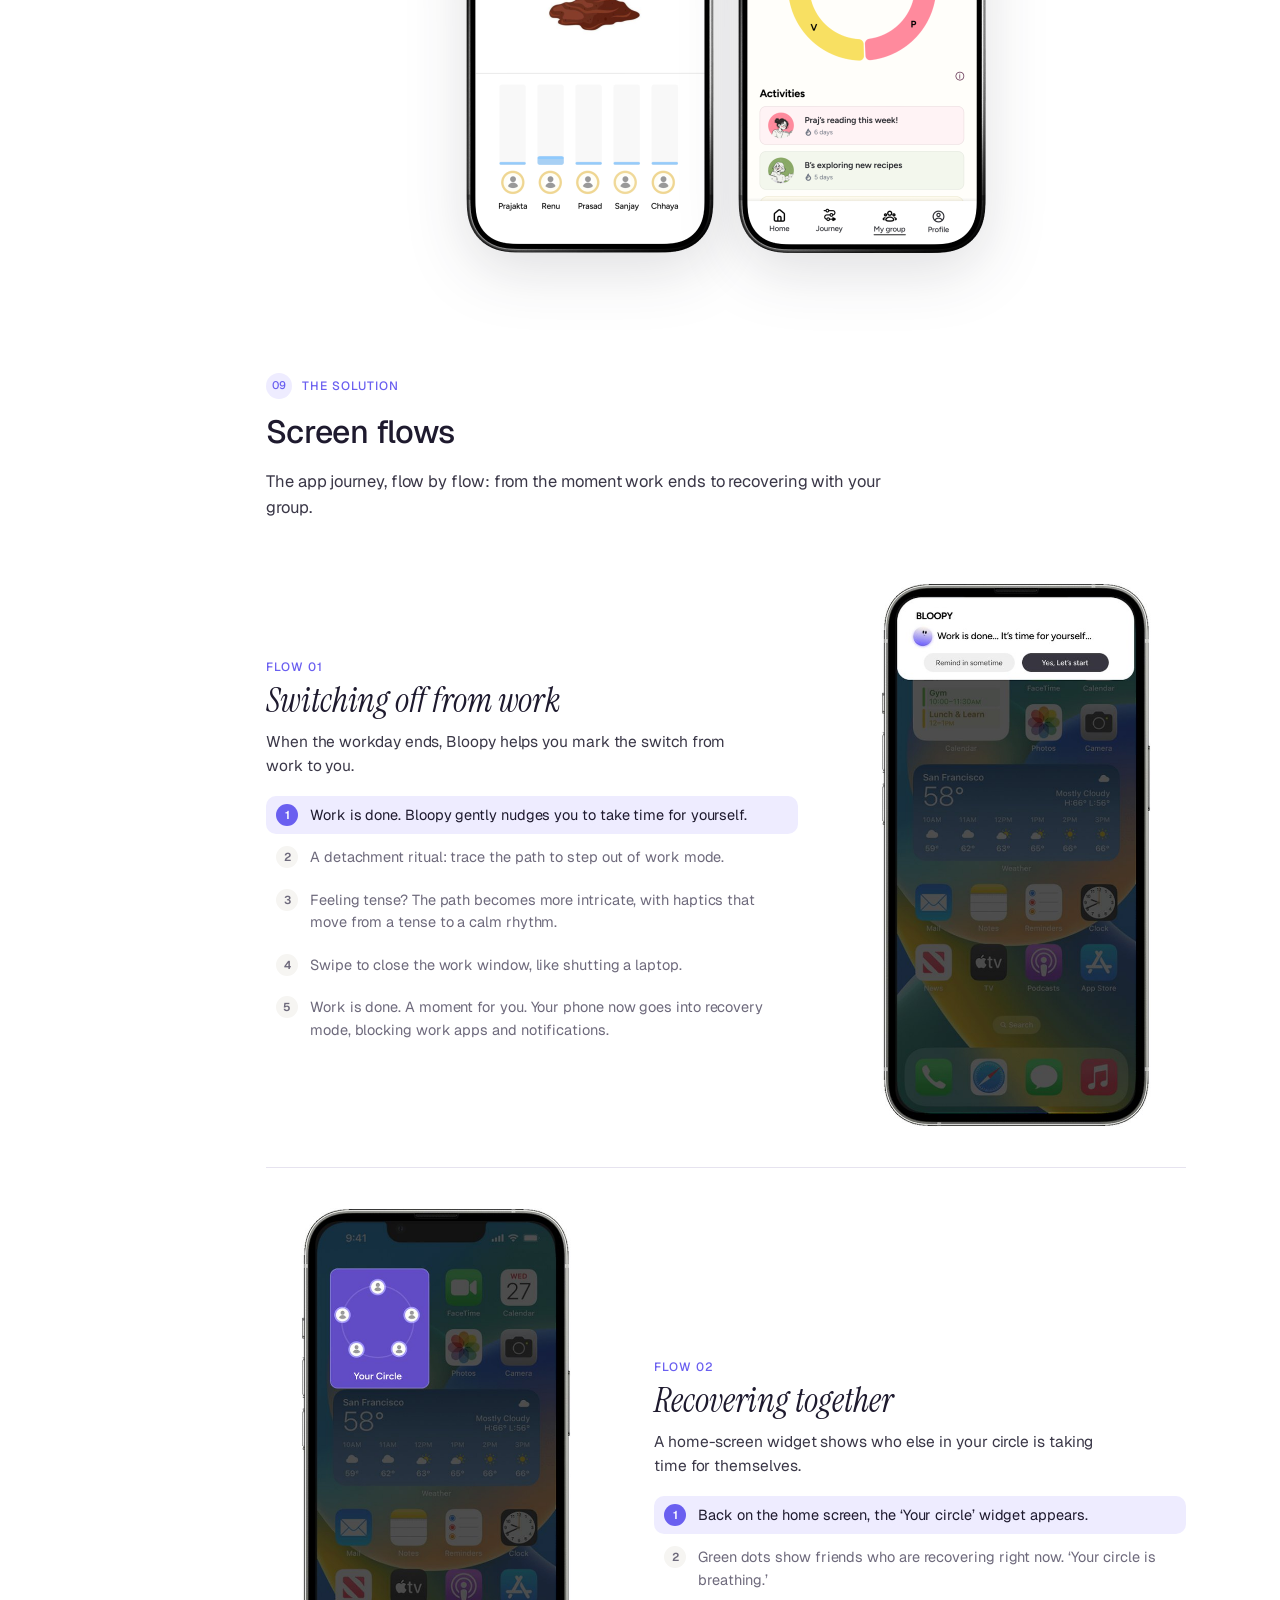
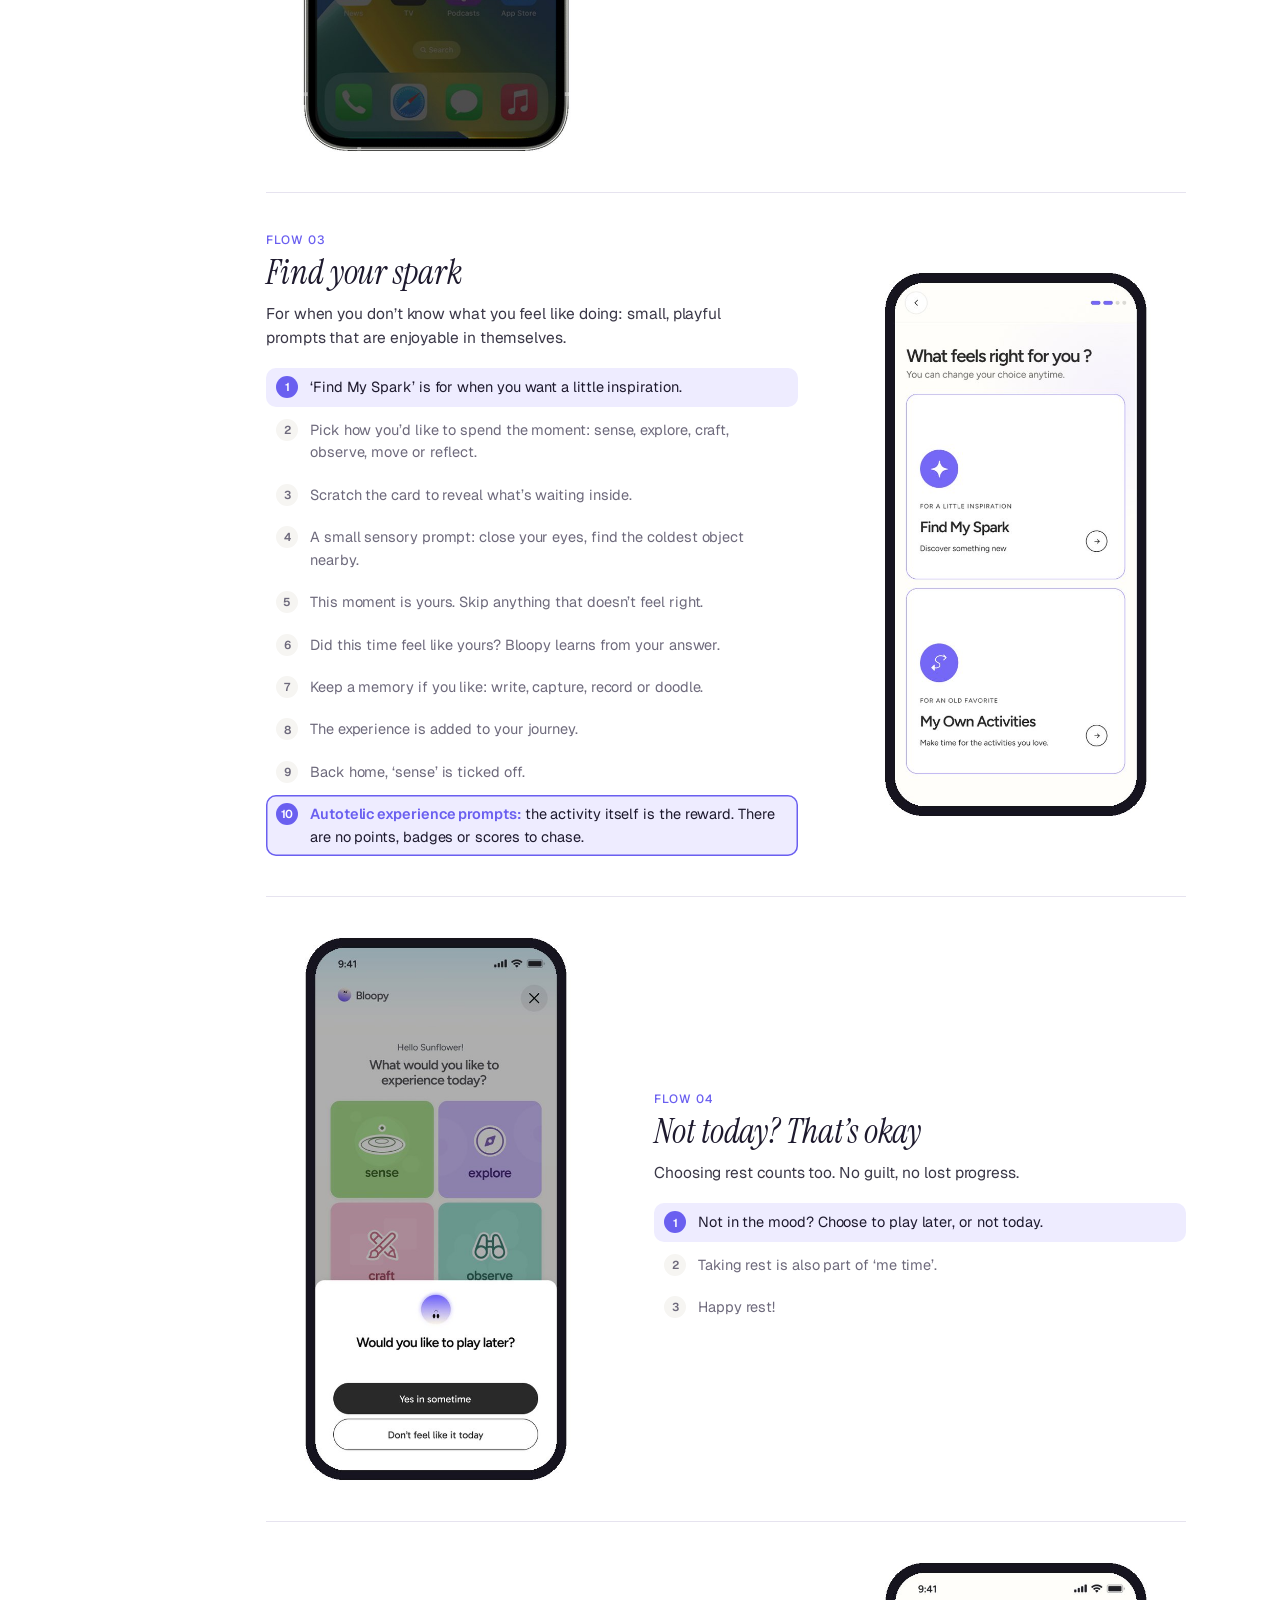
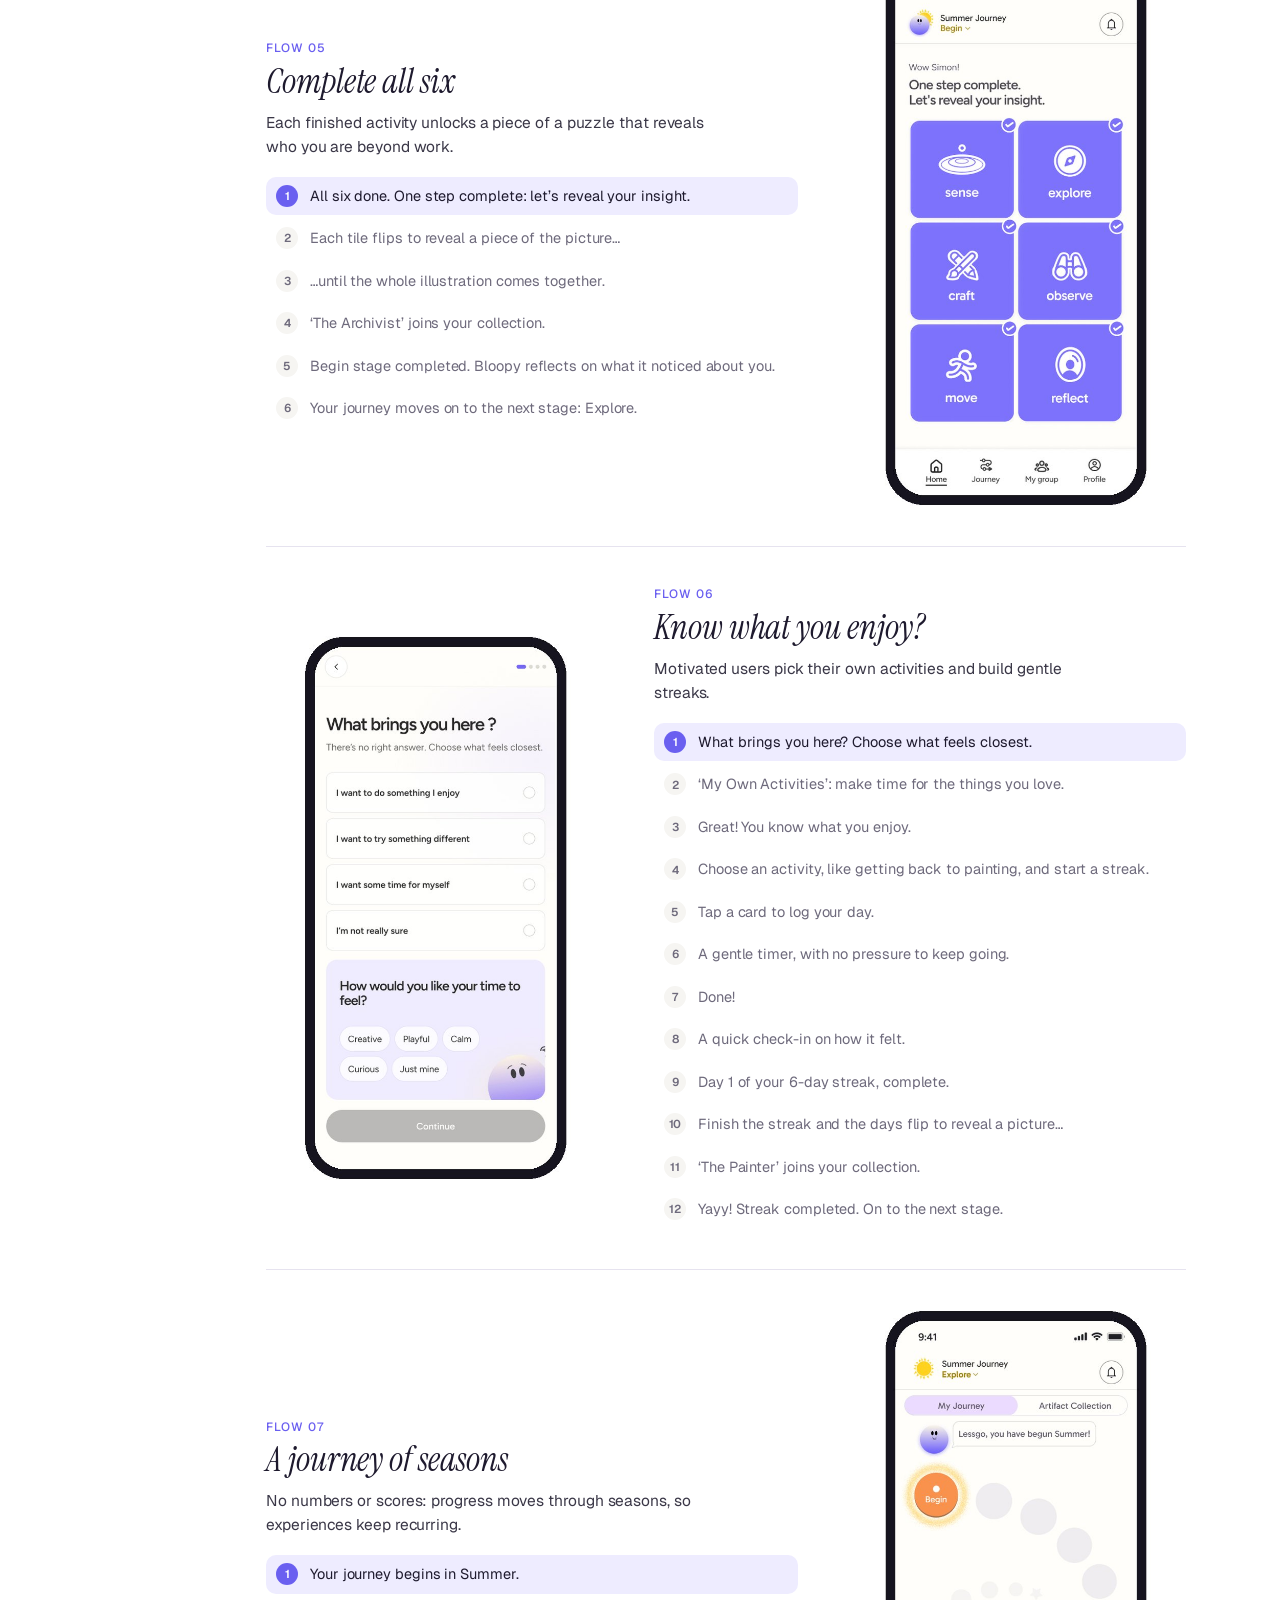
<file: case-study-bloopy.html>
<!DOCTYPE html>
<html lang="en">
<head>
  <meta charset="UTF-8" />
  <meta name="viewport" content="width=device-width, initial-scale=1" />
  <title>Bloopy — Exploring life beyond work · Prajakta Vispute</title>
  <meta name="description" content="Case study: Bloopy, a gamified mobile app that helps working professionals switch off from work, reconnect with what they enjoy and recover together." />
  <link rel="preconnect" href="https://fonts.googleapis.com" />
  <link rel="preconnect" href="https://fonts.gstatic.com" crossorigin />
  <link rel="icon" href="favicon.ico?v=7" sizes="any" />
  <link rel="icon" type="image/png" sizes="32x32" href="assets/favicon/favicon-32.png?v=7" />
  <link rel="icon" type="image/png" sizes="512x512" href="assets/favicon/favicon-512.png?v=7" />
  <link rel="apple-touch-icon" sizes="180x180" href="assets/favicon/apple-touch-icon.png?v=7" />
  <link href="https://fonts.googleapis.com/css2?family=Carattere&family=Geist:wght@400;500;600&family=Instrument+Serif:ital@0;1&display=swap" rel="stylesheet" />
  <link rel="stylesheet" href="css/styles.css?v=81" />
  <link rel="stylesheet" href="css/bloopy.css" />
</head>
<body class="bl-page">

  <!-- ========== NAVIGATION ========== -->
  <header class="nav">
    <div class="container nav__inner">
      <a href="index.html" class="brand" aria-label="Prajakta Vispute — home">
        <span class="brand__logo">P.</span>
        <span class="brand__name">Prajakta Vispute</span>
      </a>
      <nav class="nav__links" aria-label="Primary">
        <a href="index.html#work" class="nav__link is-active">Work</a>
        <a href="index.html#showcase" class="nav__link">Showcase</a>
        <a href="index.html#about" class="nav__link">About</a>
        <a href="https://drive.google.com/file/d/1J0Ts67zoITBpbDokfezfUWw4VvKQqxT0/view?usp=sharing" class="nav__link nav__link--strong" target="_blank" rel="noopener">Resume</a>
      </nav>
    </div>
  </header>

  <main class="bl">

    <!-- ========== HERO (same size and position as the GAMs case study cover) ========== -->
    <div class="bl-banner-wrap">
      <a href="index.html#work" class="bl-back">
        <svg width="16" height="16" viewBox="0 0 16 16" fill="none" aria-hidden="true"><path d="M13 8H3M7.5 3.5 3 8l4.5 4.5" stroke="currentColor" stroke-width="1.3" stroke-linecap="round" stroke-linejoin="round"/></svg>
        All work
      </a>
      <section class="bl-hero">
        <img src="assets/case-studies/bloopy/hero.jpg" alt="Bloopy — Exploring life beyond work! A hand holds a phone showing six activity tiles: sense, explore, craft, observe, move and reflect" width="1728" height="820" />
      </section>
    </div>

    <div class="bl-wrap bl-layout">

      <!-- Sticky contents -->
      <nav class="bl-toc" aria-label="Case study contents">
        <p class="bl-toc__title">Contents</p>
        <ol>
          <li><a href="#overview">Overview</a></li>
          <li><a href="#problem">Problem</a></li>
          <li><a href="#research">Research</a></li>
          <li><a href="#insights">Insights</a></li>
          <li><a href="#ideation">Ideation</a></li>
          <li><a href="#intervention">Intervention</a></li>
          <li><a href="#journey">User journey</a></li>
          <li><a href="#decisions">Key decisions</a></li>
          <li><a href="#solution">Solution</a></li>
          <li><a href="#impact">Impact</a></li>
        </ol>
      </nav>

      <div class="bl-content">

        <!-- ========== 01 OVERVIEW ========== -->
        <section id="overview" class="bl-section">
          <ul class="bl-tags" aria-label="Project tags">
            <li>Mobile App</li><li>Behavioral Design</li><li>B2C</li>
          </ul>
          <h1 class="bl-title">Bloopy <em>— exploring life beyond work</em></h1>

          <div class="bl-split">
            <div class="bl-card bl-card--lav">
              <h2 class="bl-card__h">What is Bloopy?</h2>
              <p>Bloopy is a gamified solution that aims to <strong>help working professionals create a boundary between work and personal time</strong>, engage intentionally in activities they enjoy, and grow connection through shared experiences.</p>
            </div>
            <div class="bl-card bl-card--soft">
              <h2 class="bl-card__h">Objective</h2>
              <p>To encourage <strong>positive behavioural change in distressed working professionals</strong> by introducing intentionality, a sense of connection, and identity beyond work.</p>
            </div>
          </div>

          <h3 class="bl-h3">Project Snapshot</h3>
          <dl class="bl-snapshot">
            <div><dt>Role</dt><dd>Product Designer</dd></div>
            <div><dt>Timeline</dt><dd>3 Months</dd></div>
            <div><dt>Team</dt><dd>Solo Project</dd></div>
            <div><dt>Skills</dt><dd>Behavioral Design<br />User Research<br />Product Design</dd></div>
          </dl>

          <div class="bl-recall reveal">
            <div class="bl-recall__q">
              <img src="assets/case-studies/bloopy/mascot.png" alt="" width="85" height="85" />
              <div>
                <p class="bl-recall__kicker">Can you recall?</p>
                <p class="bl-recall__text">When was the last time you switched off from work and did something you enjoy?</p>
              </div>
            </div>
            <div class="bl-phones bl-phones--fan">
              <img src="assets/case-studies/bloopy/screen-activities.png" alt="Bloopy screen asking 'What would you like to experience today?' with six activity tiles" width="164" height="354" loading="lazy" />
              <img src="assets/case-studies/bloopy/screen-sensory.png" alt="A sensory prompt: close your eyes, find the coldest nearby object and hold it for 10 seconds" width="164" height="354" loading="lazy" />
              <img src="assets/case-studies/bloopy/screen-archetype.png" alt="'Added to the collection' screen revealing The Archivist archetype card" width="173" height="373" loading="lazy" />
            </div>
          </div>
        </section>

        <!-- ========== 02 PROBLEM ========== -->
        <section id="problem" class="bl-section reveal">
          <p class="bl-kicker"><span>02</span> The Problem</p>
          <div class="bl-split bl-split--wide">
            <div class="bl-card bl-card--sky">
              <h2 class="bl-h2">When work ends, but the work mode doesn’t.</h2>
              <p>Thousands of working professionals come home with nothing but distress, burnout and fatigue. In search of rest, they reach for the nearest thing — a phone, a drink, an extra hour in bed, mimicking recovery but barely helping. In the long term leading to chronic exhaustion and quiet resignation.</p>
            </div>
            <div class="bl-card bl-card--soft bl-stat">
              <p class="bl-stat__num">59%</p>
              <p class="bl-stat__label">of Indian employees reported burnout symptoms in a survey by McKinsey Health Institute</p>
              <p class="bl-stat__note">Existing wellness solutions fail to bridge the gap between awareness and action.</p>
            </div>
          </div>
          <h3 class="bl-h3">Causes</h3>
          <ul class="bl-chips">
            <li>Long working hours</li><li>Loneliness</li><li>Lack of recognition</li><li>Job insecurity</li><li>Poor management</li><li>Inability to disconnect</li><li>Unclear roles</li><li>Toxic workplace culture</li><li>Digital overload</li><li>Stigma around help-seeking</li><li>Work-life imbalance for women</li>
          </ul>
        </section>

        <!-- ========== 03 RESEARCH ========== -->
        <section id="research" class="bl-section">
          <p class="bl-kicker reveal"><span>03</span> Research</p>
          <h2 class="bl-h2 reveal"><em>Secondary</em> research</h2>

          <div class="bl-stress reveal">
            <div>
              <h3 class="bl-h3 bl-h3--flush">When does stress occur?</h3>
              <p>When attentional processing <strong>demand exceeds</strong> attentional processing <strong>capacity</strong> for a longer time.</p>
              <ul class="bl-list">
                <li><strong>Eustress</strong> (good stress)</li>
                <li><strong>Distress</strong> (bad stress)</li>
              </ul>
              <p class="bl-muted">Good stress can turn into bad stress when pressure exceeds the optimal zone.</p>
            </div>
            <figure class="bl-figure">
              <img src="assets/case-studies/bloopy/stress-diagram.png" alt="Diagram: a person working at a desk; when attentional processing demand rises above capacity, the zone between them is stress" width="596" height="299" loading="lazy" />
            </figure>
          </div>

          <div class="bl-split reveal">
            <div class="bl-card bl-card--soft">
              <p>Directed attention, needed to focus on one task and ignore distractions, is finite and needs restoration.</p>
              <p><strong>Lack of restoration leads to decision paralysis, brain fog, and low-effort habits.</strong></p>
            </div>
            <div class="bl-card bl-card--lav">
              <p>When directed attention goes over its capacity, the prefrontal cortex becomes ineffective, leading to <strong>loss of willpower</strong>.</p>
            </div>
          </div>

          <p class="bl-pull reveal">People who need recovery are reluctant to it the most… <em>Why? Loss of willpower.</em></p>


          <h2 class="bl-h2 bl-gap reveal"><em>Primary</em> research</h2>
          <div class="bl-primary reveal">
            <div class="bl-primary__stats">
              <p class="bl-big">9 <span>Interviews</span></p>
              <ul>
                <li><b>4</b> Working from office</li>
                <li><b>1</b> Working from home</li>
                <li><b>4</b> Hybrid</li>
              </ul>
              <p class="bl-muted"><em>Synthesized with affinity mapping</em></p>
            </div>
            <div class="bl-primary__dark">
              <p class="bl-primary__kicker">To understand →</p>
              <ul>
                <li>The lifestyle of the user</li>
                <li>Their existing ways for recovery</li>
                <li>Motivation, beliefs and personal experiences</li>
                <li>Daily user states and their influencers</li>
              </ul>
            </div>
            <img class="bl-primary__paper" src="assets/case-studies/bloopy/questionnaire.png" alt="Interview questionnaire with 21 questions about the participant's workday and evenings" width="408" height="439" loading="lazy" />
          </div>

          <h3 class="bl-h3 reveal">Research Findings</h3>
          <div class="bl-findings reveal">
            <div class="bl-findings__grid">
              <p><strong>Work spillover:</strong> Stress carries into personal time, driving unhealthy coping habits.</p>
              <p><strong>Identity conflict:</strong> Exhaustion creates a gap between aspirational self and reality.</p>
              <p><strong>Productivity-based self-worth:</strong> Rest triggers guilt, self-doubt, and validation-seeking.</p>
              <p><strong>Low trust in change:</strong> Overwork reduces confidence in following through with new solutions.</p>
              <p class="bl-findings__key">Exhaustion leads to unconscious coping rather than intentional choices.</p>
            </div>
            <figure class="bl-affinity">
              <img src="assets/case-studies/bloopy/affinity-map.png" alt="Affinity map of interview notes" width="305" height="219" loading="lazy" />
              <figcaption>The focus was on <strong>recovery after work</strong>, where a huge pattern emerged.</figcaption>
            </figure>
          </div>
        </section>

        <!-- ========== 04 INSIGHTS ========== -->
        <section id="insights" class="bl-section">
          <p class="bl-kicker reveal"><span>04</span> Insights</p>
          <h2 class="bl-h2 reveal">The feedback loop</h2>
          <div class="bl-card bl-card--soft bl-loop reveal">
            <svg class="bl-loop__svg" viewBox="0 0 420 330" role="img" aria-labelledby="loop-t">
              <title id="loop-t">Cognitive, emotional and physical failure feed into each other in a loop</title>
              <defs>
                <marker id="ah" viewBox="0 0 10 10" refX="8" refY="5" markerWidth="7" markerHeight="7" orient="auto-start-reverse"><path d="M0 0 10 5 0 10z" fill="#6a5ff0"/></marker>
              </defs>
              <path d="M222 52 C 300 52, 340 80, 344 118" fill="none" stroke="#6a5ff0" stroke-width="1.6" marker-end="url(#ah)" />
              <path d="M330 210 C 320 262, 270 280, 222 282" fill="none" stroke="#6a5ff0" stroke-width="1.6" marker-end="url(#ah)" />
              <path d="M70 226 C 50 180, 55 130, 70 104" fill="none" stroke="#6a5ff0" stroke-width="1.6" marker-end="url(#ah)" />
              <foreignObject x="10" y="20" width="210" height="84"><div class="bl-node"><b>Cognitive Failure</b>Person can’t decide how to relax.</div></foreignObject>
              <foreignObject x="210" y="122" width="200" height="90"><div class="bl-node"><b>Emotional Failure</b>Person doesn’t feel like they deserve to relax.</div></foreignObject>
              <foreignObject x="20" y="228" width="200" height="96"><div class="bl-node"><b>Physical Failure</b>Even if they try to relax, their body is too “wired” to actually rest.</div></foreignObject>
            </svg>
            <div class="bl-loop__arrow" aria-hidden="true"><span>consequence</span>→</div>
            <div class="bl-loop__out">
              <p class="bl-loop__title">Passive Recovery / Distraction</p>
              <ul>
                <li><img src="assets/case-studies/bloopy/icon-doomscrolling.png" alt="" width="41" height="37" />Doomscrolling</li>
                <li><img src="assets/case-studies/bloopy/icon-substance.png" alt="" width="33" height="38" />Substance consumption</li>
                <li><img src="assets/case-studies/bloopy/icon-sleep.png" alt="" width="36" height="34" />Excessive sleep</li>
              </ul>
              <p class="bl-muted">↑ Mimicking recovery</p>
            </div>
            <p class="bl-loop__caption">When these three failures happen at once, they create a feedback loop.</p>
          </div>

          <blockquote class="bl-hmw reveal">
            <span>How might we</span> help working professionals break the loop of passive recovery and reconnect with themselves?
          </blockquote>

          <h3 class="bl-h3 reveal">Who did I design for</h3>
          <div class="bl-personas reveal">
            <article class="bl-persona">
              <p class="bl-persona__type">The Unmotivated Professional</p>
              <img src="assets/case-studies/bloopy/persona-annya.png" alt="Illustration of Annya sitting at a desk looking tired" width="200" height="229" loading="lazy" />
              <p class="bl-persona__name">Annya, 31 · Senior Analyst, Mumbai</p>
              <p>Has stopped planning personal activities after repeated failures, accepting scrolling as her default evening routine.</p>
              <p class="bl-persona__need">She needs a small, tangible success that rebuilds her belief in change.</p>
              <ul class="bl-chips bl-chips--sm"><li>Stopped personal interest activity</li><li>Scrolling is default</li><li>Low trust in change</li><li>Needs a low-effort start</li></ul>
            </article>
            <article class="bl-persona">
              <p class="bl-persona__type">The Motivated Professional</p>
              <img src="assets/case-studies/bloopy/persona-aryan.png" alt="Illustration of Aryan at a desk, lit by his phone screen" width="215" height="246" loading="lazy" />
              <p class="bl-persona__name">Aryan, 27 · Product Manager, Bangalore</p>
              <p>Aspires to use his evenings meaningfully but lacks the energy after work, falling back on scrolling and feeling guilty.</p>
              <p class="bl-persona__need">He needs a recovery system designed for his exhausted self, not his motivated morning self.</p>
              <ul class="bl-chips bl-chips--sm"><li>High intent, low energy</li><li>Guilt after scrolling</li><li>Wants meaningful evenings</li><li>Needs structure, not willpower</li></ul>
            </article>
          </div>
        </section>

        <!-- ========== 05 IDEATION ========== -->
        <section id="ideation" class="bl-section">
          <p class="bl-kicker reveal"><span>05</span> Ideation</p>
          <h2 class="bl-h2 reveal">Design values</h2>
          <ul class="bl-values reveal">
            <li class="v1">Recovery without shame</li>
            <li class="v2">Intent of self-compassion</li>
            <li class="v3">Well-being over productivity</li>
          </ul>

          <h3 class="bl-h3 reveal">How might we…</h3>
          <ol class="bl-hmw-list reveal">
            <li>intervene in the transition moment, giving a psychological cue to exit?</li>
            <li>nudge people who are reluctant to recover (facing the recovery paradox)?</li>
            <li>design an intervention that is as low effort to start as scrolling and similar activities?</li>
            <li>make the user feel it’s okay to rest and be themselves?</li>
            <li>reintroduce a user to their personal interests and identity beyond work?</li>
          </ol>
        </section>

        <!-- ========== 06 INTERVENTION ========== -->
        <section id="intervention" class="bl-section">
          <p class="bl-kicker reveal"><span>06</span> Intervention</p>
          <h2 class="bl-h2 reveal">Intervention framework</h2>
          <p class="bl-lead reveal">The basic framework of the intervention, based on research synthesis.</p>
          <ol class="bl-bridge reveal" aria-label="From work identity to personal identity">
            <li class="bl-bridge__end bl-bridge__end--work">Work Identity</li>
            <li>Psychological Detachment</li>
            <li>Personal identity recovery <small>(after workday)</small></li>
            <li>Parallel recovery through social connection</li>
            <li class="bl-bridge__end bl-bridge__end--self">Personal Identity</li>
          </ol>

          <h2 class="bl-h2 bl-gap reveal">Intervention design</h2>
          <div class="bl-process reveal">
            <div>
              <p class="bl-lead">This intervention follows Susan Michie’s Behaviour Change Intervention Design Process.</p>
              <p class="bl-h4">The process followed:</p>
              <ol class="bl-steps">
                <li>Mapping out targeted behaviours with COM-B</li>
                <li>Mapping different functions and techniques</li>
                <li>Deriving the ideas around these functions</li>
                <li>APEASE criteria for validation</li>
              </ol>
            </div>
            <figure class="bl-figure bl-bcw">
              <img src="assets/case-studies/bloopy/bct-wheel.png" alt="Behaviour Change Wheel showing intervention functions around capability, opportunity and motivation" width="365" height="250" loading="lazy" />
              <img src="assets/case-studies/bloopy/bct-app.png" alt="BCT Taxonomy app screen describing the enablement function" width="121" height="245" loading="lazy" />
            </figure>
          </div>

          <div class="bl-table-wrap reveal">
            <table class="bl-table">
              <thead><tr><th scope="col">Targeted behaviours</th><th scope="col">Functions</th><th scope="col">Design ideas</th></tr></thead>
              <tbody>
                <tr>
                  <td><ul><li>Able to cross the threshold of work identity to personal identity</li><li>Personal identity activity without interference</li><li>Initiating any recovery behaviour</li></ul></td>
                  <td><ul><li>Goal setting</li><li>Action planning</li><li>Social support (emotional)</li><li>Self-monitoring of behaviour</li><li>Review behaviour goals</li><li>Feedback on behaviour</li><li>Prompting</li><li>Identity associated with the changed behaviour</li></ul></td>
                  <td><ul><li>Daily goals for individuals and groups</li><li>Weekly resets for the goals</li><li>Social presence when in personal identity zone</li><li>Daily check-ins (tick mark after the recovery)</li><li>Weekend reviews, decreasing mobile screen time</li><li>Haptics for the psychological detachment task</li><li>Individual scores within group</li><li>Nudging when the work is done</li><li>Choosing personal values &amp; activities</li></ul></td>
                </tr>
              </tbody>
            </table>
          </div>

          <h2 class="bl-h2 bl-gap reveal">Concept model</h2>
          <div class="bl-card bl-card--soft bl-concept reveal">
            <svg viewBox="390 120 1240 510" role="img" aria-labelledby="cm-t cm-d">
              <title id="cm-t">Concept model</title>
              <desc id="cm-d">Users split into an individual path and a social path. Individuals, with or without motivation, go through psychological detachment with a gestural interaction and intent reinforcement. Motivated users get a personal task experience where they add their own tasks and build streaks; unmotivated users get an autotelic task experience with prompts and no streaks, points or time. Groups see a collective visualisation, group incentives and a shared experience. All paths lead to the journey continuing.</desc>
              <defs>
                <marker id="cm-a" viewBox="0 0 10 10" refX="8" refY="5" markerWidth="6" markerHeight="6" orient="auto-start-reverse"><path d="M0 0 10 5 0 10z" fill="#9a94c9"/></marker>
              </defs>
              <g class="cm-lines" fill="none" stroke="#c8c3ec" stroke-width="2" marker-end="url(#cm-a)">
                <path d="M476 442 H495 Q510 442 510 427 V332 Q510 317 525 317 H540" />
                <path d="M476 442 H495 Q510 442 510 457 V560 Q510 575 525 575 H548" />
                <path d="M694 317 H712 Q727 317 727 302 V256" />
                <path d="M694 317 H712 Q727 317 727 332 V396" />
                <path d="M794 229 H800 Q811 229 811 240 V266" />
                <path d="M794 422 H800 Q811 422 811 411 V369" />
                <path d="M872 318 H894" />
                <path d="M960 287 V280 Q960 270 948 270 H890 Q877 270 877 257 V244 Q877 231 890 231 H921" />
                <path d="M960 349 V356 Q960 366 948 366 H890 Q877 366 877 379 V405 Q877 418 890 418 H921" />
                <path d="M1014 206 V192 Q1014 177 1029 177 H1113" />
                <path d="M1016 443 V452 Q1016 467 1031 467 H1113" />
                <path d="M1298 177 H1345 Q1360 177 1360 192 V221" />
                <path d="M1336 467 Q1360 467 1360 452 V419" />
                <path d="M1450 264 H1515 Q1530 264 1530 279 V410" />
                <path d="M1452 377 H1515 Q1530 377 1530 392 V410" />
                <path d="M696 576 H760" />
                <path d="M958 576 H1002" />
                <path d="M1167 576 H1196" />
                <path d="M1362 576 H1515 Q1530 576 1530 561 V476" />
              </g>
              <g class="cm-nodes">
                <ellipse cx="439" cy="442" rx="37" ry="29" class="n-root"/><text x="439" y="447" class="t">User/s</text>
                <ellipse cx="618" cy="317" rx="76" ry="37" class="n-ind"/><text x="618" y="322" class="t">Individual</text>
                <ellipse cx="622" cy="575" rx="72" ry="35" class="n-soc"/><text x="622" y="570" class="t">Social /</text><text x="622" y="588" class="t">Group</text>

                <rect x="661" y="206" width="133" height="46" rx="8" class="n-ind"/><text x="727" y="234" class="t s">Motivation present</text>
                <rect x="661" y="399" width="133" height="46" rx="8" class="n-ind"/><text x="727" y="427" class="t s">Motivation absent</text>
                <rect x="750" y="270" width="122" height="96" rx="8" class="n-key"/><text x="811" y="300" class="t s w">Psychological</text><text x="811" y="316" class="t s w">detachment with</text><text x="811" y="332" class="t s w">gestural</text><text x="811" y="348" class="t s w">interaction</text>
                <rect x="898" y="287" width="125" height="62" rx="8" class="n-key"/><text x="960" y="314" class="t s w">Intent</text><text x="960" y="330" class="t s w">reinforcement</text>
                <rect x="925" y="206" width="179" height="51" rx="8" class="n-ind"/><text x="1014" y="236" class="t s">Personal task experience</text>
                <rect x="925" y="392" width="183" height="51" rx="8" class="n-ind"/><text x="1016" y="422" class="t s">Autotelic task experience</text>
                <rect x="1117" y="142" width="181" height="70" rx="8" class="n-ind2"/><text x="1207" y="172" class="t s">User adds their own tasks</text><text x="1207" y="190" class="t s">Streaks get created</text>
                <rect x="1117" y="431" width="219" height="73" rx="8" class="n-ind2"/><text x="1226" y="462" class="t s">Gets autotelic activity prompts</text><text x="1226" y="480" class="t s">No streaks / points / time</text>
                <rect x="1272" y="225" width="178" height="77" rx="8" class="n-ind2"/><text x="1361" y="252" class="t s">Journey moves with</text><text x="1361" y="268" class="t s">streaks, archetype</text><text x="1361" y="284" class="t s">reveal and incentives</text>
                <rect x="1274" y="338" width="178" height="77" rx="8" class="n-ind2"/><text x="1363" y="364" class="t s">Journey moves with</text><text x="1363" y="380" class="t s">archetype reveal, partial</text><text x="1363" y="396" class="t s">incentives, no streaks</text>
                <rect x="1449" y="415" width="162" height="58" rx="8" class="n-end"/><text x="1530" y="449" class="t s w">Journey continues</text>
                <rect x="764" y="539" width="193" height="73" rx="8" class="n-soc"/><text x="860" y="570" class="t s">Collective visualisation</text><text x="860" y="588" class="t s">of group participants</text>
                <rect x="1006" y="539" width="160" height="73" rx="8" class="n-soc"/><text x="1086" y="580" class="t s">Group incentives</text>
                <rect x="1200" y="539" width="161" height="73" rx="8" class="n-soc"/><text x="1280" y="580" class="t s">Shared experience</text>
              </g>
            </svg>
            <ul class="bl-legend" aria-hidden="true">
              <li><i class="n-ind"></i>Individual path</li>
              <li><i class="n-key"></i>Core mechanic</li>
              <li><i class="n-soc"></i>Social path</li>
            </ul>
          </div>
        </section>

        <!-- ========== 07 USER JOURNEY ========== -->
        <section id="journey" class="bl-section">
          <p class="bl-kicker reveal"><span>07</span> User journey</p>
          <h2 class="bl-h2 reveal">From work mode <em>to personal fulfilment</em></h2>
          <p class="bl-lead reveal">One flexible journey for every energy level.</p>
          <div class="bl-jy reveal">
            <svg class="bl-jy__defs" width="0" height="0" aria-hidden="true" focusable="false">
              <filter id="jy-rough"><feTurbulence type="fractalNoise" baseFrequency="0.035" numOctaves="2" seed="4" /><feDisplacementMap in="SourceGraphic" scale="3.2" /></filter>
            </svg>
            <ol class="bl-jy__stages">
              <li class="bl-jy__stage">
                <img src="assets/case-studies/bloopy/journey/workday.png" alt="A tired young worker resting his cheek on his hand at his laptop" width="640" height="429" loading="lazy" />
                <h3 class="bl-jy__label">Workday ends</h3>
                <p>Drained, needs a reset.</p>
              </li>
              <li class="bl-jy__stage">
                <img src="assets/case-studies/bloopy/journey/detach.png" alt="A hand swiping the Bloopy mascot across a phone to close the work window" width="609" height="640" loading="lazy" />
                <h3 class="bl-jy__label">Detach</h3>
                <p>Swipe to close work.</p>
              </li>
              <li class="bl-jy__stage">
                <img src="assets/case-studies/bloopy/journey/checkin.png" alt="The Bloopy mascot with a speech bubble of three mood faces" width="603" height="640" loading="lazy" />
                <h3 class="bl-jy__label">Check in</h3>
                <p>A quick mood check.</p>
              </li>
              <li class="bl-jy__branch">
                <div class="bl-jy__path bl-jy__path--low">
                  <img src="assets/case-studies/bloopy/journey/autotelic.png" alt="The Bloopy mascot enjoying music with headphones" width="640" height="450" loading="lazy" />
                  <div><span class="bl-jy__tag">Low motivation</span><h3>Autotelic experience</h3><p>The experience is the reward.</p></div>
                </div>
                <div class="bl-jy__path bl-jy__path--high">
                  <img src="assets/case-studies/bloopy/journey/streak.png" alt="The Bloopy mascot in a beret painting a flower on an easel" width="640" height="486" loading="lazy" />
                  <div><span class="bl-jy__tag">High motivation</span><h3>Timed streak journey</h3><p>Your own interest, lightly structured.</p></div>
                </div>
              </li>
              <li class="bl-jy__stage bl-jy__stage--end">
                <div class="bl-jy__pair">
                  <img src="assets/case-studies/bloopy/journey/connect.png" alt="Three friends sitting together with the Bloopy mascot" width="640" height="445" loading="lazy" />
                  <img src="assets/case-studies/bloopy/journey/rest.png" alt="The Bloopy mascot sleeping in a hammock, phone face down below" width="640" height="553" loading="lazy" />
                </div>
                <h3 class="bl-jy__label">Connect</h3>
                <p>Be with your group, or rest.</p>
              </li>
            </ol>
            <ol class="bl-jy__phases" aria-label="Journey phases">
              <li>Work to personal</li><li>Detach</li><li>Choose a path</li><li class="is-recover">Recover (your way)</li><li class="is-connect">Connect or rest</li>
            </ol>
          </div>
        </section>

        <!-- ========== 08 KEY DECISIONS ========== -->
        <section id="decisions" class="bl-section">
          <p class="bl-kicker reveal"><span>08</span> Key design decisions</p>

          <article class="bl-decision reveal">
            <header class="bl-decision__head bl-decision__head--lav">
              <span class="bl-decision__num">01</span>
              <div>
                <h2 class="bl-decision__title">Psychological Detachment</h2>
                <p class="bl-decision__from">From an abstract loop <span>→</span> to a familiar gesture</p>
              </div>
            </header>
            <p class="bl-decision__body">Replaced the infinity-loop interaction with a swipe-to-close gesture, mimicking the real-life action of closing a window to create a clear sense of switching off from work.</p>
            <div class="bl-phones bl-phones--compare">
              <figure class="bl-iter" tabindex="0"><img src="assets/case-studies/bloopy/kd-infinity-loop.png" alt="Earlier version: trace a glowing dot along an infinity loop" width="243" height="501" loading="lazy" /><figcaption class="is-before">Before · infinity loop</figcaption><p class="bl-iter__tip"><b>Before</b>Trace a glowing dot along an infinity loop. An abstract interaction to switch off from work.</p></figure>
              <figure class="bl-iter" tabindex="0"><img src="assets/case-studies/bloopy/kd-swipe-to-close.png" alt="Final version: swipe across to close the work window, 'Stepping into your personal space'" width="243" height="501" loading="lazy" /><figcaption class="is-after">After · swipe to close</figcaption><p class="bl-iter__tip"><b>After</b>Swipe to close, like closing a window. A familiar gesture that gives a clear sense of switching off from work.</p></figure>
            </div>
          </article>

          <article class="bl-decision reveal">
            <header class="bl-decision__head bl-decision__head--mint">
              <span class="bl-decision__num">02</span>
              <div>
                <h2 class="bl-decision__title">Personal Recovery</h2>
                <p class="bl-decision__from">From task completion <span>→</span> to intrinsic enjoyment</p>
              </div>
            </header>
            <p class="bl-decision__body">Replaced ambiguous, effortful tasks with <strong>autotelic prompts</strong>, where the experience itself is rewarding, making recovery easier to initiate without pressure.</p>
            <div class="bl-phones">
              <figure class="bl-iter" tabindex="0"><img src="assets/case-studies/bloopy/kd-sketch-prompt.png" alt="'Your canvas is waiting… Let's sketch for 5 mins!' with the Bloopy mascot" width="243" height="502" loading="lazy" /><p class="bl-iter__tip"><b>Before</b>An ambiguous task. “Let’s sketch for 5 mins!” still asked for effort and left the user unsure what to do.</p></figure>
              <figure class="bl-iter" tabindex="0"><img src="assets/case-studies/bloopy/kd-sensory-prompt.png" alt="Sensory prompt: close your eyes and hold the coldest nearby object for 10 seconds" width="243" height="502" loading="lazy" /><p class="bl-iter__tip"><b>After</b>Autotelic prompts, where the experience itself is the reward.</p></figure>
              <figure class="bl-iter" tabindex="0"><img src="assets/case-studies/bloopy/kd-timer.png" alt="Gentle timer for 'Get back to painting' with options to take a pause or finish" width="243" height="501" loading="lazy" /><p class="bl-iter__tip"><b>Gentle timer</b>Take a pause or finish anytime, so recovery starts without pressure.</p></figure>
            </div>
          </article>

          <article class="bl-decision reveal">
            <header class="bl-decision__head bl-decision__head--pink">
              <span class="bl-decision__num">03</span>
              <div>
                <h2 class="bl-decision__title">Social Connection</h2>
                <p class="bl-decision__from">From codependency <span>→</span> to shared presence</p>
              </div>
            </header>
            <p class="bl-decision__body">Iterated collective challenges with simple participation visualisations, encouraging connection without obligation, comparison, or pressure to stay active.</p>
            <p class="bl-decision__note">Introduced a rest option for users who want to disconnect from screens, making rest as valid as participation.</p>
            <div class="bl-phones">
              <figure class="bl-iter" tabindex="0"><img src="assets/case-studies/bloopy/kd-growing-tree.png" alt="'Growing a tree — challenge completed' with a sunflower plant and each member's contribution" width="250" height="516" loading="lazy" /><p class="bl-iter__tip"><b>Before</b>The tree challenge added codependency instead of co-regulation: progress depended on everyone else.</p></figure>
              <figure class="bl-iter" tabindex="0"><img src="assets/case-studies/bloopy/kd-group-participation.png" alt="Group journey screen with a participation ring for the group 'Delulu is Solulu' and recent activities" width="251" height="516" loading="lazy" /><p class="bl-iter__tip"><b>After · Shared presence</b>A simple participation ring: connection without obligation, comparison, or pressure to stay active.</p></figure>
            </div>
          </article>
        </section>

        <!-- ========== 09 SOLUTION ========== -->
        <section id="solution" class="bl-section">
          <p class="bl-kicker reveal"><span>09</span> The Solution</p>
          <h2 class="bl-h2 reveal">Screen flows</h2>
          <p class="bl-lead reveal">The app journey, flow by flow: from the moment work ends to recovering with your group.</p>
          <article class="bl-flow reveal" id="flow-switching-off">
            <div class="bl-flow__text">
              <p class="bl-flow__num">Flow 01</p>
              <h3 class="bl-flow__title">Switching off from work</h3>
              <p class="bl-flow__intro">When the workday ends, Bloopy helps you mark the switch from work to you.</p>
              <ol class="bl-flow__steps"><li data-t="0.0">Work is done. Bloopy gently nudges you to take time for yourself.</li><li data-t="2.6">A detachment ritual: trace the path to step out of work mode.</li><li data-t="5.2">Feeling tense? The path becomes more intricate, with haptics that move from a tense to a calm rhythm.</li><li data-t="10.4">Swipe to close the work window, like shutting a laptop.</li><li data-t="13.0">Work is done. A moment for you. Your phone now goes into recovery mode, blocking work apps and notifications.</li></ol>
            </div>
            <div class="bl-flow__media">
              <video muted loop playsinline preload="none" poster="assets/case-studies/bloopy/flows/flow-01-switching-off.jpg" width="960" height="1200" aria-label="Screen flow: Switching off from work">
                <source src="assets/case-studies/bloopy/flows/flow-01-switching-off.mp4" type="video/mp4" />
              </video>
            </div>
          </article>
          <article class="bl-flow bl-flow--flip reveal" id="flow-your-circle">
            <div class="bl-flow__text">
              <p class="bl-flow__num">Flow 02</p>
              <h3 class="bl-flow__title">Recovering together</h3>
              <p class="bl-flow__intro">A home-screen widget shows who else in your circle is taking time for themselves.</p>
              <ol class="bl-flow__steps"><li data-t="0.0">Back on the home screen, the ‘Your circle’ widget appears.</li><li data-t="2.6">Green dots show friends who are recovering right now. ‘Your circle is breathing.’</li></ol>
            </div>
            <div class="bl-flow__media">
              <video muted loop playsinline preload="none" poster="assets/case-studies/bloopy/flows/flow-02-your-circle.jpg" width="960" height="1200" aria-label="Screen flow: Recovering together">
                <source src="assets/case-studies/bloopy/flows/flow-02-your-circle.mp4" type="video/mp4" />
              </video>
            </div>
          </article>
          <article class="bl-flow reveal" id="flow-find-your-spark">
            <div class="bl-flow__text">
              <p class="bl-flow__num">Flow 03</p>
              <h3 class="bl-flow__title">Find your spark</h3>
              <p class="bl-flow__intro">For when you don’t know what you feel like doing: small, playful prompts that are enjoyable in themselves.</p>
              <ol class="bl-flow__steps"><li data-t="0.0">‘Find My Spark’ is for when you want a little inspiration.</li><li data-t="2.6">Pick how you’d like to spend the moment: sense, explore, craft, observe, move or reflect.</li><li data-t="5.2">Scratch the card to reveal what’s waiting inside.</li><li data-t="10.4">A small sensory prompt: close your eyes, find the coldest object nearby.</li><li data-t="13.0">This moment is yours. Skip anything that doesn’t feel right.</li><li data-t="15.6">Did this time feel like yours? Bloopy learns from your answer.</li><li data-t="18.2">Keep a memory if you like: write, capture, record or doodle.</li><li data-t="20.8">The experience is added to your journey.</li><li data-t="23.4">Back home, ‘sense’ is ticked off.</li><li data-t="26.0" class="is-key"><strong>Autotelic experience prompts:</strong> the activity itself is the reward. There are no points, badges or scores to chase.</li></ol>
            </div>
            <div class="bl-flow__media">
              <video muted loop playsinline preload="none" poster="assets/case-studies/bloopy/flows/flow-03-find-your-spark.jpg" width="960" height="1200" aria-label="Screen flow: Find your spark">
                <source src="assets/case-studies/bloopy/flows/flow-03-find-your-spark.mp4" type="video/mp4" />
              </video>
            </div>
          </article>
          <article class="bl-flow bl-flow--flip reveal" id="flow-not-today">
            <div class="bl-flow__text">
              <p class="bl-flow__num">Flow 04</p>
              <h3 class="bl-flow__title">Not today? That’s okay</h3>
              <p class="bl-flow__intro">Choosing rest counts too. No guilt, no lost progress.</p>
              <ol class="bl-flow__steps"><li data-t="0.0">Not in the mood? Choose to play later, or not today.</li><li data-t="2.6">Taking rest is also part of ‘me time’.</li><li data-t="5.2">Happy rest!</li></ol>
            </div>
            <div class="bl-flow__media">
              <video muted loop playsinline preload="none" poster="assets/case-studies/bloopy/flows/flow-04-not-today.jpg" width="960" height="1200" aria-label="Screen flow: Not today? That’s okay">
                <source src="assets/case-studies/bloopy/flows/flow-04-not-today.mp4" type="video/mp4" />
              </video>
            </div>
          </article>
          <article class="bl-flow reveal" id="flow-archetype">
            <div class="bl-flow__text">
              <p class="bl-flow__num">Flow 05</p>
              <h3 class="bl-flow__title">Complete all six</h3>
              <p class="bl-flow__intro">Each finished activity unlocks a piece of a puzzle that reveals who you are beyond work.</p>
              <ol class="bl-flow__steps"><li data-t="0.0">All six done. One step complete: let’s reveal your insight.</li><li data-t="2.6">Each tile flips to reveal a piece of the picture…</li><li data-t="5.2">…until the whole illustration comes together.</li><li data-t="7.8">‘The Archivist’ joins your collection.</li><li data-t="10.4">Begin stage completed. Bloopy reflects on what it noticed about you.</li><li data-t="13.0">Your journey moves on to the next stage: Explore.</li></ol>
            </div>
            <div class="bl-flow__media">
              <video muted loop playsinline preload="none" poster="assets/case-studies/bloopy/flows/flow-05-archetype.jpg" width="960" height="1200" aria-label="Screen flow: Complete all six">
                <source src="assets/case-studies/bloopy/flows/flow-05-archetype.mp4" type="video/mp4" />
              </video>
            </div>
          </article>
          <article class="bl-flow bl-flow--flip reveal" id="flow-own-activities">
            <div class="bl-flow__text">
              <p class="bl-flow__num">Flow 06</p>
              <h3 class="bl-flow__title">Know what you enjoy?</h3>
              <p class="bl-flow__intro">Motivated users pick their own activities and build gentle streaks.</p>
              <ol class="bl-flow__steps"><li data-t="0.0">What brings you here? Choose what feels closest.</li><li data-t="2.6">‘My Own Activities’: make time for the things you love.</li><li data-t="5.2">Great! You know what you enjoy.</li><li data-t="7.8">Choose an activity, like getting back to painting, and start a streak.</li><li data-t="10.4">Tap a card to log your day.</li><li data-t="13.0">A gentle timer, with no pressure to keep going.</li><li data-t="15.6">Done!</li><li data-t="18.2">A quick check-in on how it felt.</li><li data-t="20.8">Day 1 of your 6-day streak, complete.</li><li data-t="23.4">Finish the streak and the days flip to reveal a picture…</li><li data-t="26.0">‘The Painter’ joins your collection.</li><li data-t="28.6">Yayy! Streak completed. On to the next stage.</li></ol>
            </div>
            <div class="bl-flow__media">
              <video muted loop playsinline preload="none" poster="assets/case-studies/bloopy/flows/flow-06-own-activities.jpg" width="960" height="1200" aria-label="Screen flow: Know what you enjoy?">
                <source src="assets/case-studies/bloopy/flows/flow-06-own-activities.mp4" type="video/mp4" />
              </video>
            </div>
          </article>
          <article class="bl-flow reveal" id="flow-journey">
            <div class="bl-flow__text">
              <p class="bl-flow__num">Flow 07</p>
              <h3 class="bl-flow__title">A journey of seasons</h3>
              <p class="bl-flow__intro">No numbers or scores: progress moves through seasons, so experiences keep recurring.</p>
              <ol class="bl-flow__steps"><li data-t="0.0">Your journey begins in Summer.</li><li data-t="2.6">Add memories along the way: words, photos, voice notes or doodles.</li><li data-t="5.2">Each stage you complete moves you forward.</li><li data-t="7.8">The path moves through Summer, Monsoon and Winter, with no streak counts or scores.</li></ol>
            </div>
            <div class="bl-flow__media">
              <video muted loop playsinline preload="none" poster="assets/case-studies/bloopy/flows/flow-07-journey.jpg" width="960" height="1200" aria-label="Screen flow: A journey of seasons">
                <source src="assets/case-studies/bloopy/flows/flow-07-journey.mp4" type="video/mp4" />
              </video>
            </div>
          </article>
          <article class="bl-flow bl-flow--flip reveal" id="flow-together">
            <div class="bl-flow__text">
              <p class="bl-flow__num">Flow 08</p>
              <h3 class="bl-flow__title">Shared presence</h3>
              <p class="bl-flow__intro">See your group’s participation, cheer each other on, or step away to rest.</p>
              <ol class="bl-flow__steps"><li data-t="0.0">Your group sees everyone’s participation. Challenge friends, or simply rest.</li></ol>
            </div>
            <div class="bl-flow__media">
              <video muted loop playsinline preload="none" poster="assets/case-studies/bloopy/flows/flow-08-together.jpg" width="960" height="1200" aria-label="Screen flow: Shared presence">
                <source src="assets/case-studies/bloopy/flows/flow-08-together.mp4" type="video/mp4" />
              </video>
            </div>
          </article>
        </section>

        <!-- ========== END ========== -->
        <!-- ========== 10 IMPACT ========== -->
        <section id="impact" class="bl-section">
          <p class="bl-kicker reveal"><span>10</span> Impact</p>
          <h2 class="bl-h2 reveal">If Bloopy launched tomorrow, <em>success would look like…</em></h2>
          <p class="bl-lead reveal">Not time spent in the app, but evenings that feel like your own.</p>
          <ol class="bl-impact reveal">
            <li>
              <p class="bl-impact__name">Intentional recovery evenings</p>
              <p>Evenings per week where a user detaches from work, then does an activity, connects, or chooses rest.</p>
            </li>
            <li>
              <p class="bl-impact__name">Detachment rate</p>
              <p>Share of end-of-work nudges that lead to completing the swipe-to-close ritual.</p>
            </li>
            <li>
              <p class="bl-impact__name">Less passive scrolling</p>
              <p>Drop in scrolling during the first hour after work, without total screen time going up.</p>
            </li>
          </ol>
        </section>

        <section class="bl-section bl-end reveal">
          <img src="assets/case-studies/bloopy/mascot.png" alt="" width="85" height="85" />
          <p class="bl-end__text">Thanks for reading! <em>Go switch off for a bit.</em></p>
          <div class="bl-end__links">
            <a href="index.html#work" class="bl-back">
              <svg width="16" height="16" viewBox="0 0 16 16" fill="none" aria-hidden="true"><path d="M13 8H3M7.5 3.5 3 8l4.5 4.5" stroke="currentColor" stroke-width="1.3" stroke-linecap="round" stroke-linejoin="round"/></svg>
              All work
            </a>
            <a href="case-study-gams.html" class="bl-next">Next: Designing Visualisations for Group Activity Metrics →</a>
          </div>
        </section>

      </div>
    </div>
  </main>

  <!-- ========== FOOTER ========== -->
  <footer class="footer">
    <div class="footer__inner">
      <div>
        <p class="footer__cta">Open to internship and full-time opportunities</p>
        <p class="footer__small">Made with &lt;3 @ 2026 Prajakta Vispute</p>
      </div>
      <div class="footer__right">
        <a class="footer__email" href="mailto:vprajaktacs09@gmail.com">vprajaktacs09@gmail.com</a>
        <nav class="footer__links" aria-label="Social">
          <a href="https://www.linkedin.com/in/prajakta-v-162b75238/" target="_blank" rel="noopener">LinkedIn</a>
          <a href="https://drive.google.com/file/d/1J0Ts67zoITBpbDokfezfUWw4VvKQqxT0/view?usp=sharing" target="_blank" rel="noopener">Resume</a>
        </nav>
      </div>
    </div>
  </footer>

  <script src="js/main.js?v=60"></script>
  <script>
    // Contents: highlight the section currently in view.
    (function () {
      const links = [...document.querySelectorAll(".bl-toc a")];
      const map = new Map(links.map((a) => [a.getAttribute("href").slice(1), a]));
      if (!("IntersectionObserver" in window)) return;
      const io = new IntersectionObserver((entries) => {
        entries.forEach((e) => {
          if (e.isIntersecting) {
            links.forEach((a) => a.classList.remove("is-active"));
            const a = map.get(e.target.id);
            if (a) a.classList.add("is-active");
          }
        });
      }, { rootMargin: "-35% 0px -60% 0px" });
      map.forEach((_, id) => { const s = document.getElementById(id); if (s) io.observe(s); });
    })();
  </script>
  <script>
    // Flow videos: play when on screen, pause when not; highlight the step being shown.
    (function () {
      const flows = [...document.querySelectorAll(".bl-flow")];
      const io = "IntersectionObserver" in window ? new IntersectionObserver((entries) => {
        entries.forEach((e) => {
          const v = e.target.querySelector("video");
          if (e.isIntersecting) { v.play().catch(() => {}); } else { v.pause(); }
        });
      }, { threshold: 0.45 }) : null;
      flows.forEach((fl) => {
        const v = fl.querySelector("video");
        const steps = [...fl.querySelectorAll(".bl-flow__steps li")];
        if (io) io.observe(fl); else v.autoplay = true;
        v.addEventListener("timeupdate", () => {
          let cur = 0;
          steps.forEach((li, i) => { if (v.currentTime >= parseFloat(li.dataset.t) - 0.1) cur = i; });
          steps.forEach((li, i) => li.classList.toggle("is-active", i === cur));
        });
        steps.forEach((li) => li.addEventListener("click", () => { v.currentTime = parseFloat(li.dataset.t); v.play().catch(() => {}); }));
      });
    })();
  </script>
</body>
</html>
</file>
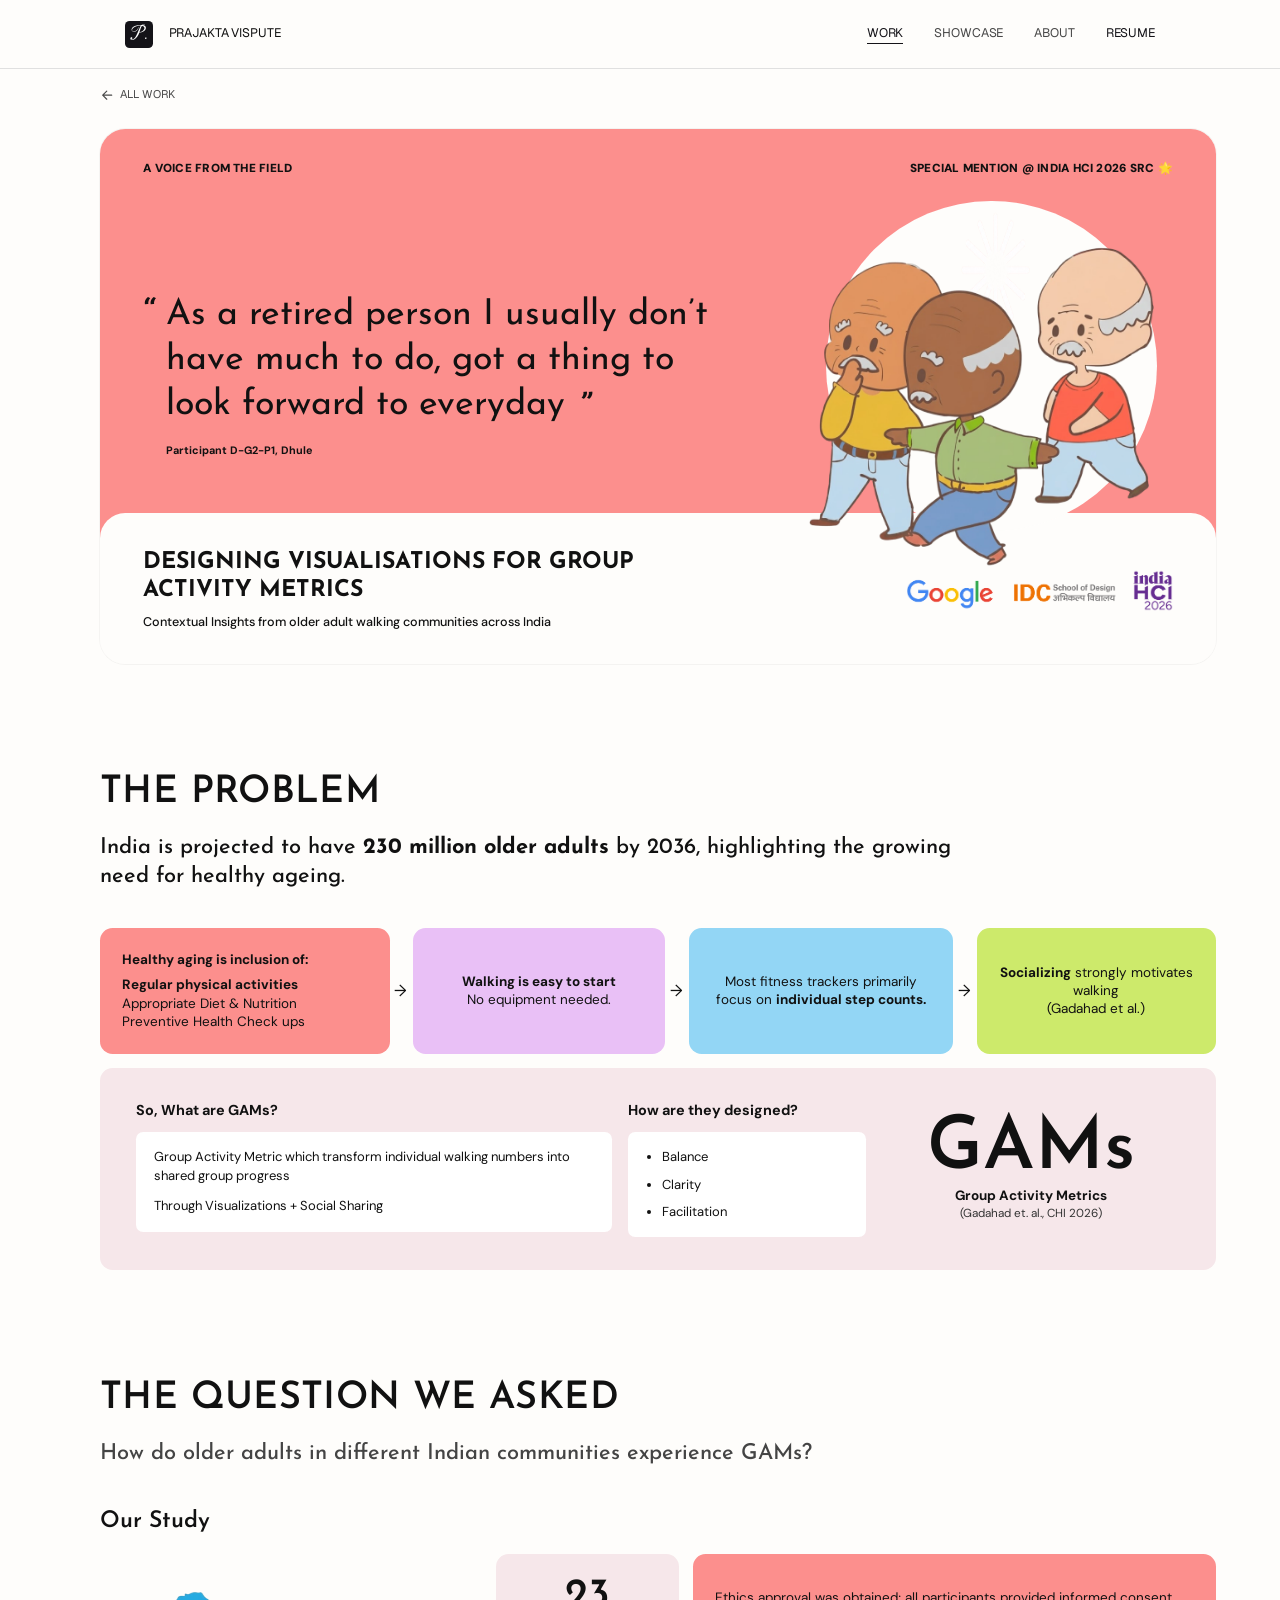
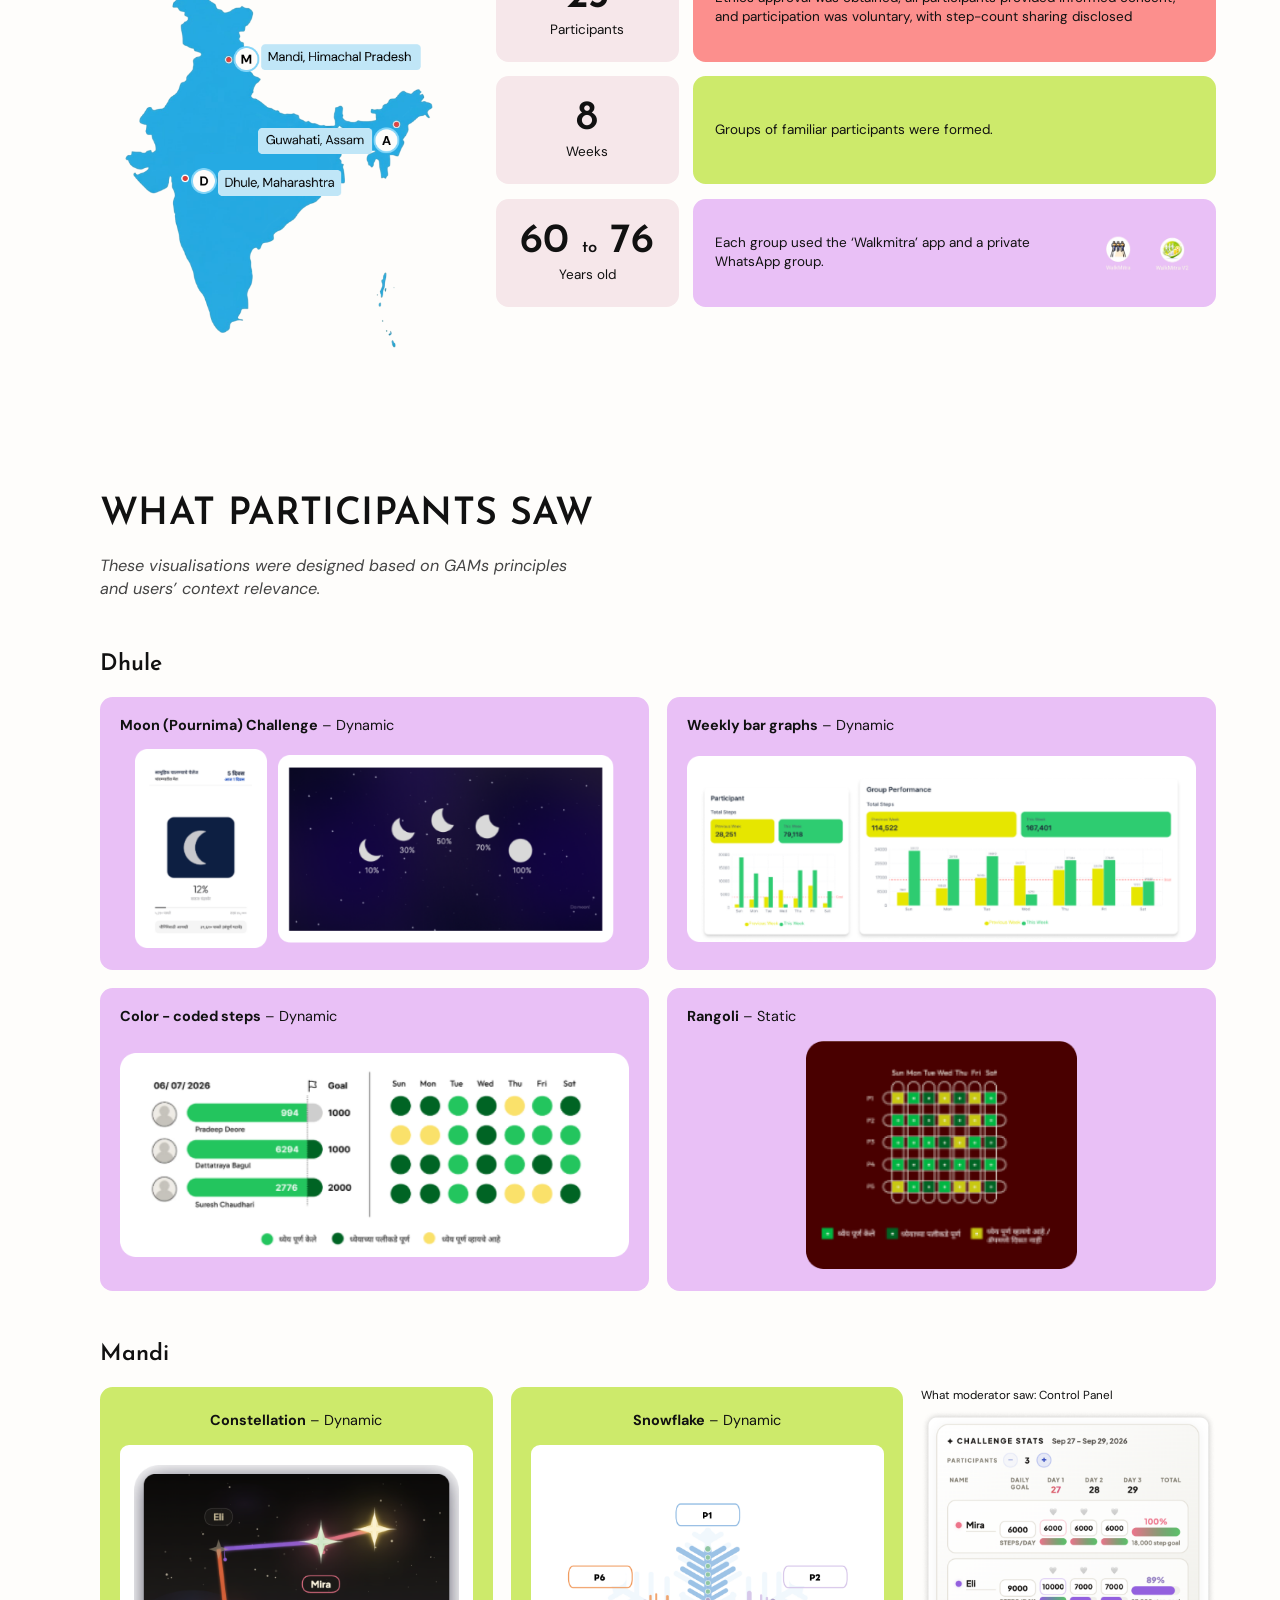
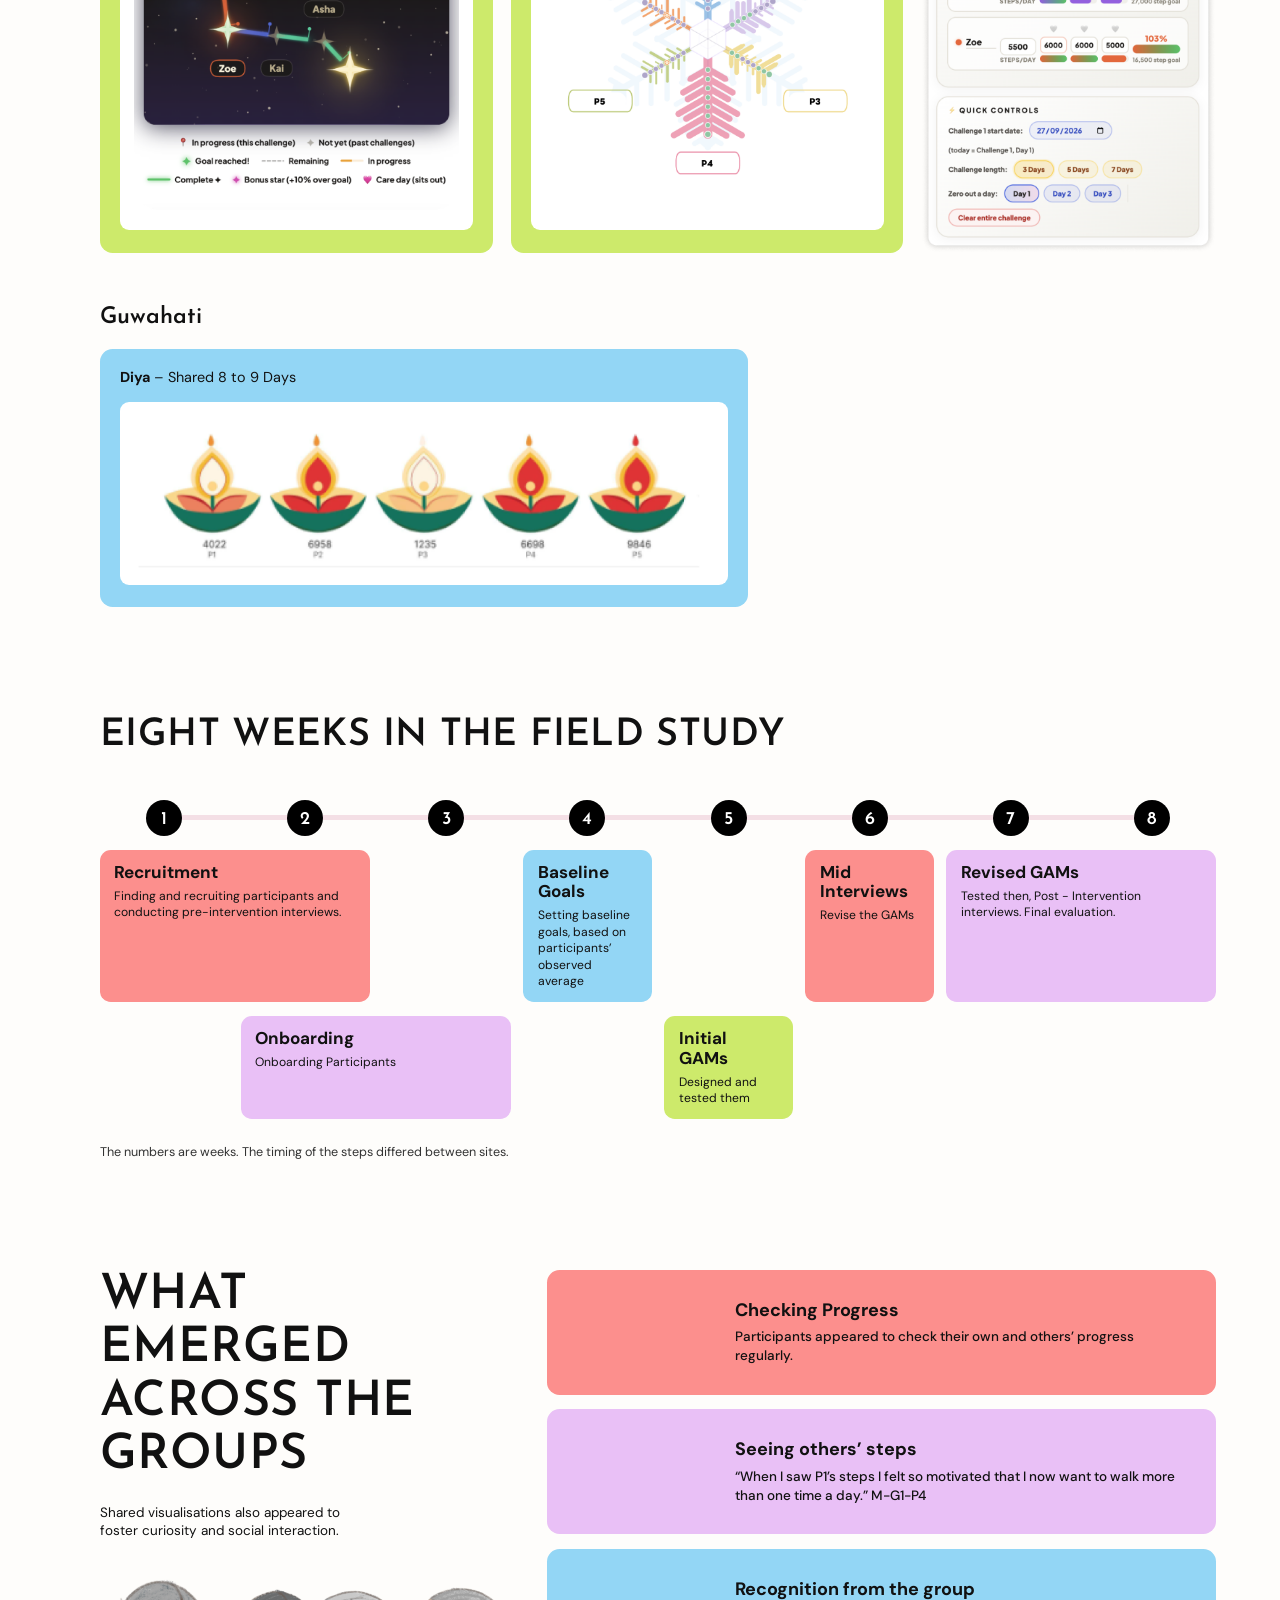
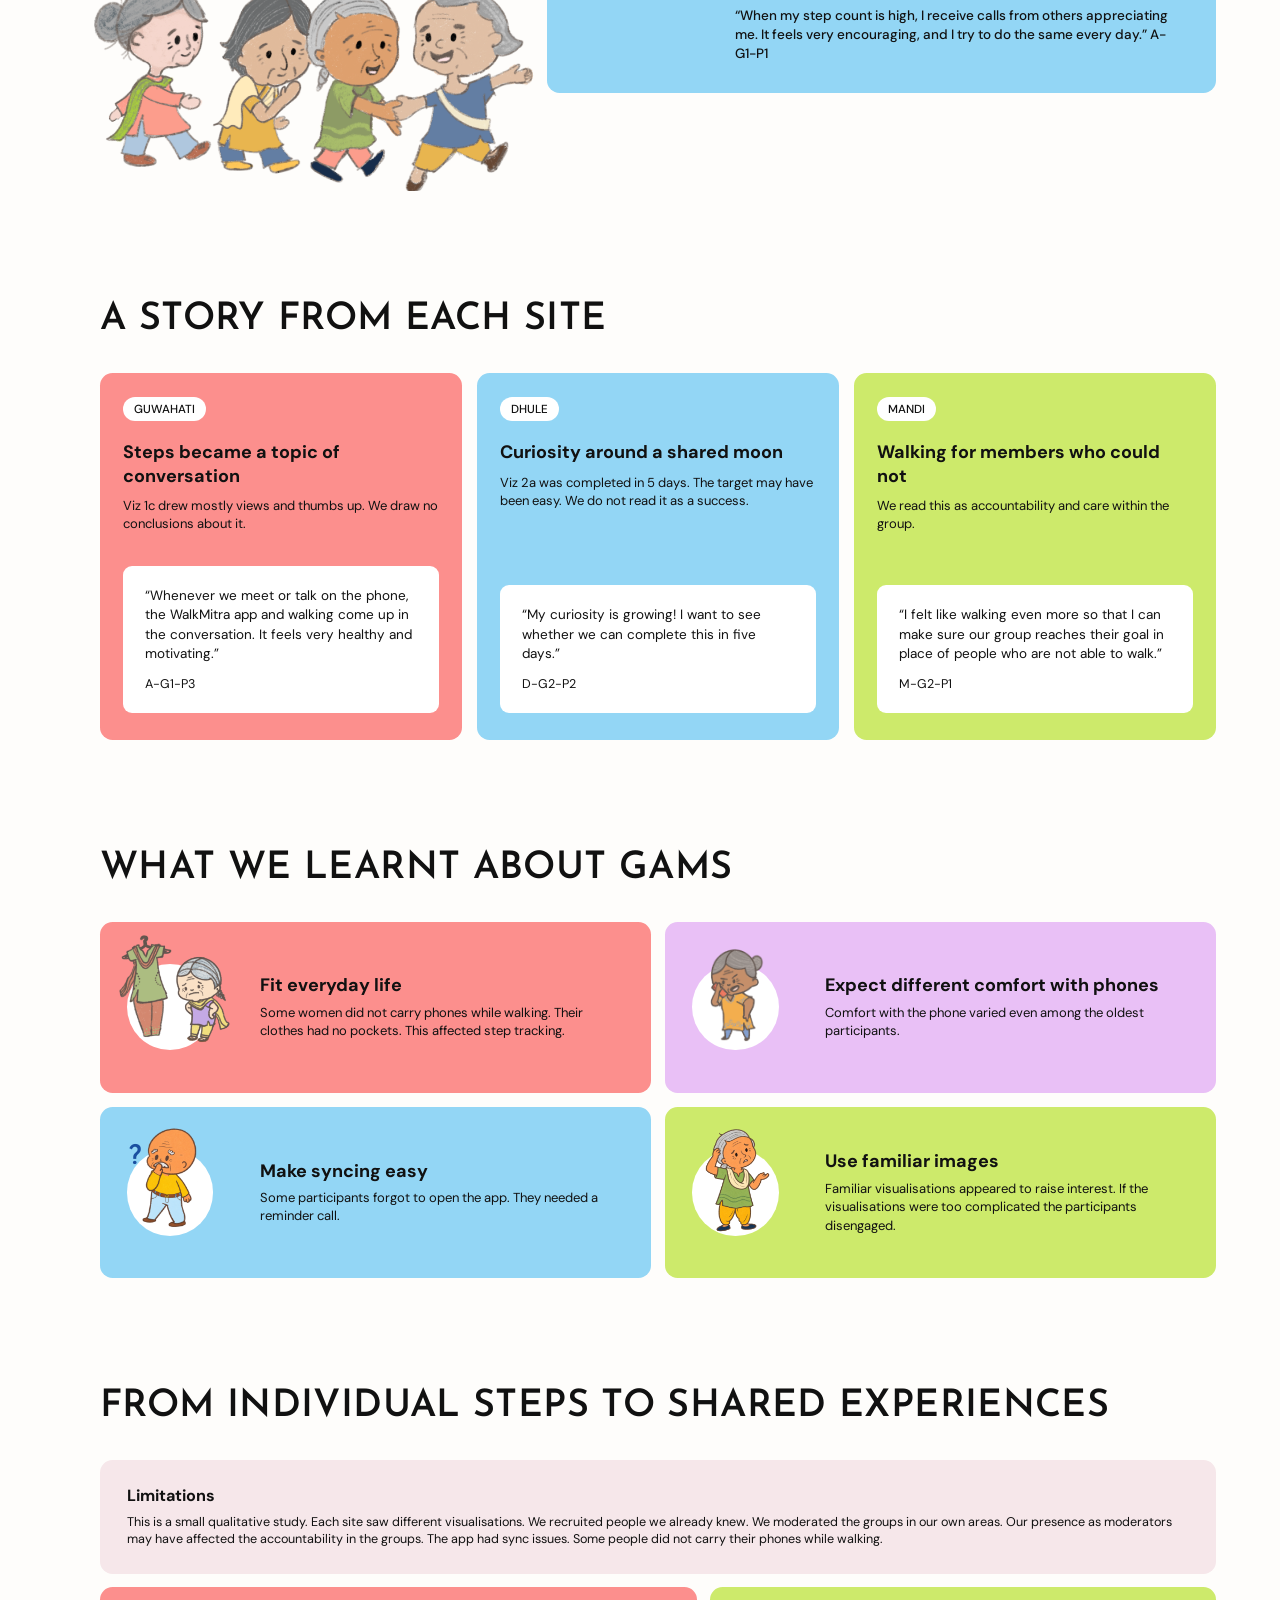
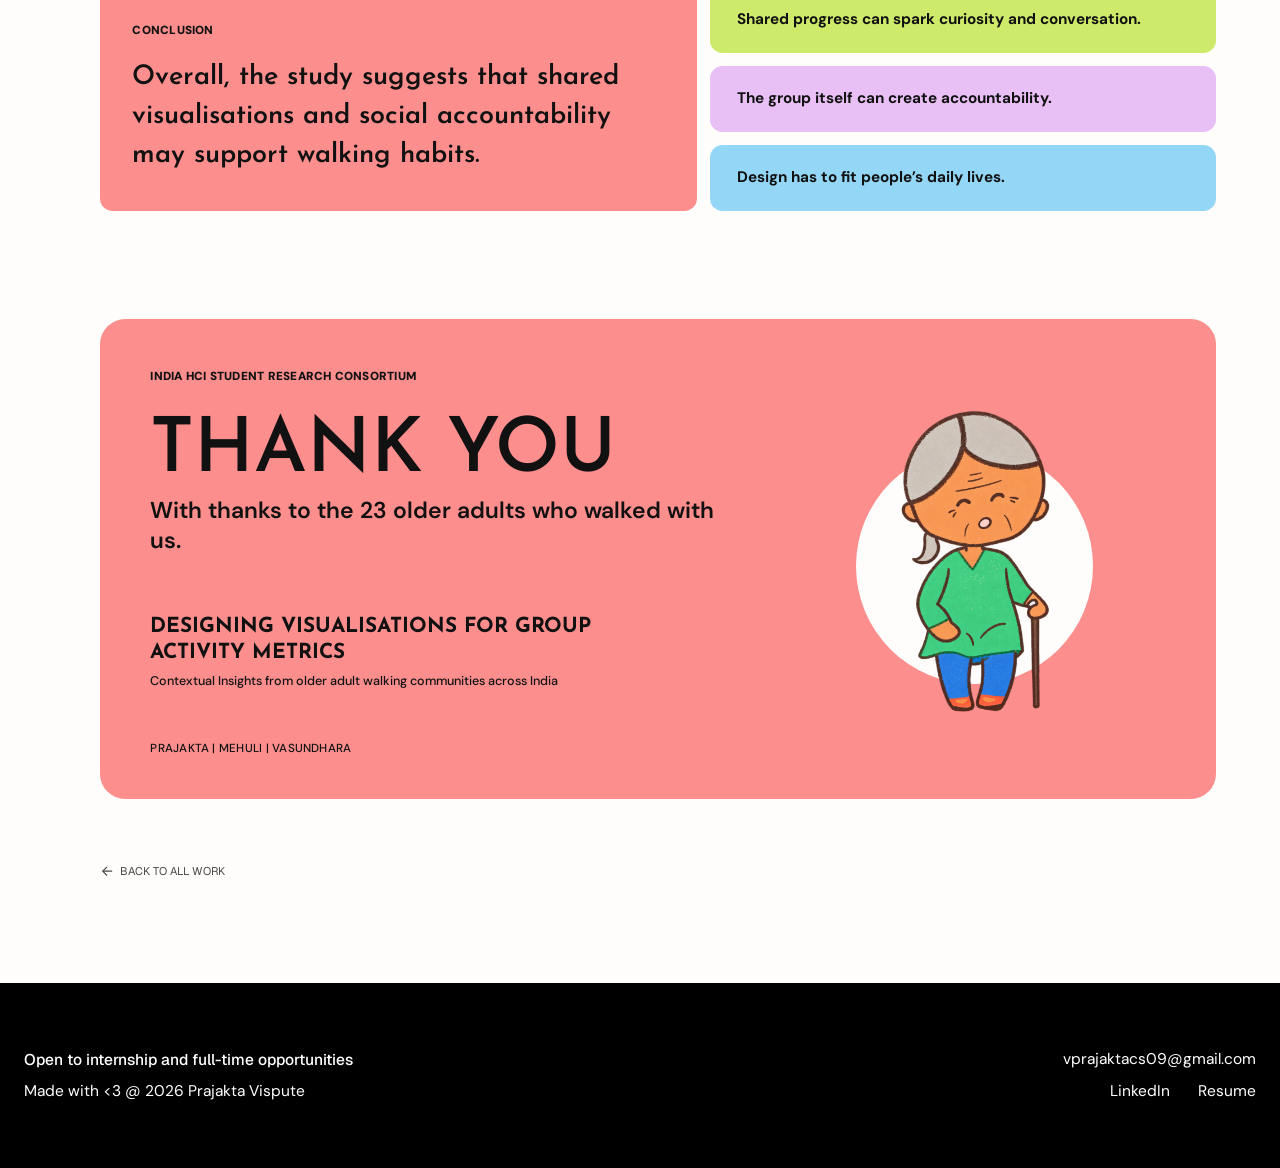
<file: case-study-gams.html>
<!DOCTYPE html>
<html lang="en">
<head>
  <meta charset="UTF-8" />
  <meta name="viewport" content="width=device-width, initial-scale=1" />
  <title>Designing Visualisations for Group Activity Metrics — Prajakta Vispute</title>
  <meta name="description" content="Case study: designing group activity visualisations with older adult walking communities in Dhule, Mandi and Guwahati. Special mention at India HCI 2026 SRC." />
  <link rel="preconnect" href="https://fonts.googleapis.com" />
  <link rel="preconnect" href="https://fonts.gstatic.com" crossorigin />
  <link rel="icon" href="favicon.ico?v=7" sizes="any" />
  <link rel="icon" type="image/png" sizes="32x32" href="assets/favicon/favicon-32.png?v=7" />
  <link rel="icon" type="image/png" sizes="512x512" href="assets/favicon/favicon-512.png?v=7" />
  <link rel="apple-touch-icon" sizes="180x180" href="assets/favicon/apple-touch-icon.png?v=7" />
  <link href="https://fonts.googleapis.com/css2?family=Carattere&family=Geist:wght@400;500&family=DM+Sans:opsz,wght@9..40,400;9..40,500;9..40,700;9..40,900&family=Josefin+Sans:wght@400;500;600;700&display=swap" rel="stylesheet" />
  <link rel="stylesheet" href="css/styles.css?v=81" />
  <link rel="stylesheet" href="css/case-study.css" />
</head>
<body class="cs-page">

  <!-- ========== NAVIGATION ========== -->
  <header class="nav">
    <div class="container nav__inner">
      <a href="index.html" class="brand" aria-label="Prajakta Vispute — home">
        <span class="brand__logo">P.</span>
        <span class="brand__name">Prajakta Vispute</span>
      </a>
      <nav class="nav__links" aria-label="Primary">
        <a href="index.html#work" class="nav__link is-active">Work</a>
        <a href="index.html#showcase" class="nav__link">Showcase</a>
        <a href="index.html#about" class="nav__link">About</a>
        <a href="https://drive.google.com/file/d/1J0Ts67zoITBpbDokfezfUWw4VvKQqxT0/view?usp=sharing" class="nav__link nav__link--strong" target="_blank" rel="noopener">Resume</a>
      </nav>
    </div>
  </header>

  <main class="cs">
    <div class="cs-wrap">
      <a href="index.html#work" class="cs-back">
        <svg width="16" height="16" viewBox="0 0 16 16" fill="none" aria-hidden="true"><path d="M13 8H3M7.5 3.5 3 8l4.5 4.5" stroke="currentColor" stroke-width="1.3" stroke-linecap="round" stroke-linejoin="round"/></svg>
        All work
      </a>
    </div>

    <!-- 1. A voice from the field -->
    <section class="cs-wrap">
      <div class="cs-cover">
        <div class="cs-cover__top">
          <div class="cs-cover__bar">
            <p class="cs-eyebrow">A voice from the field</p>
            <p class="cs-eyebrow">Special mention @ India HCI 2026 SRC 🌟</p>
          </div>
          <div class="cs-cover__body">
            <blockquote class="cs-cover__quote">
              <p>As a retired person I usually don’t have much to do, got a thing to look forward to everyday</p>
              <cite>Participant D-G2-P1, Dhule</cite>
            </blockquote>
            <div class="cs-cover__art">
              <img class="cs-cover__sparkle" src="assets/case-studies/gams/sparkle.png" alt="" width="151" height="154" />
              <img class="cs-cover__elders" src="assets/case-studies/gams/hero-elders.png" alt="Illustration of three older men walking together" width="456" height="448" />
            </div>
          </div>
        </div>
        <div class="cs-cover__foot">
          <div>
            <h1 class="cs-title">Designing Visualisations for Group Activity Metrics</h1>
            <p class="cs-sub">Contextual Insights from older adult walking communities across India</p>
          </div>
          <img class="cs-cover__logos" src="assets/case-studies/gams/logos.png" alt="Google, IDC School of Design, India HCI 2026" width="691" height="183" />
        </div>
      </div>
    </section>

    <!-- 2. The problem -->
    <section class="cs-wrap cs-section reveal">
      <h2 class="cs-h2">The Problem</h2>
      <p class="cs-lead">India is projected to have <strong>230 million older adults</strong> by 2036, highlighting the growing need for healthy ageing.</p>

      <ol class="cs-chain">
        <li class="cs-card cs-coral">
          <strong>Healthy aging is inclusion of:</strong>
          <span><b>Regular physical activities</b><br />Appropriate Diet &amp; Nutrition<br />Preventive Health Check ups</span>
        </li>
        <li class="cs-card cs-lilac cs-center"><span><b>Walking is easy to start</b><br />No equipment needed.</span></li>
        <li class="cs-card cs-sky cs-center"><span>Most fitness trackers primarily focus on <b>individual step counts.</b></span></li>
        <li class="cs-card cs-lime cs-center"><span><b>Socializing</b> strongly motivates walking<br />(Gadahad et al.)</span></li>
      </ol>

      <div class="cs-gams">
        <div class="cs-gams__col">
          <h3 class="cs-h4">So, What are GAMs?</h3>
          <div class="cs-white">
            <p>Group Activity Metric which transform individual walking numbers into shared group progress</p>
            <p>Through Visualizations + Social Sharing</p>
          </div>
        </div>
        <div class="cs-gams__col cs-gams__col--sm">
          <h3 class="cs-h4">How are they designed?</h3>
          <ul class="cs-white cs-bullets">
            <li>Balance</li><li>Clarity</li><li>Facilitation</li>
          </ul>
        </div>
        <div class="cs-gams__word">
          <span>GAMs</span>
          <strong>Group Activity Metrics</strong>
          <small>(Gadahad et. al., CHI 2026)</small>
        </div>
      </div>
    </section>

    <!-- 3. The question + our study -->
    <section class="cs-wrap cs-section reveal">
      <h2 class="cs-h2">The question we asked</h2>
      <p class="cs-lead cs-lead--muted">How do older adults in different Indian communities experience GAMs?</p>

      <h3 class="cs-h3">Our Study</h3>
      <div class="cs-study">
        <img class="cs-study__map" src="assets/case-studies/gams/india-map.png" alt="Map of India marking the three study sites: Mandi in Himachal Pradesh, Guwahati in Assam, and Dhule in Maharashtra" width="558" height="670" loading="lazy" />
        <div class="cs-study__grid">
          <div class="cs-stat"><b>23</b><span>Participants</span></div>
          <div class="cs-card cs-coral cs-vcenter"><p>Ethics approval was obtained; all participants provided informed consent, and participation was voluntary, with step-count sharing disclosed</p></div>
          <div class="cs-stat"><b>8</b><span>Weeks</span></div>
          <div class="cs-card cs-lime cs-vcenter"><p>Groups of familiar participants were formed.</p></div>
          <div class="cs-stat"><b>60 <small>to</small> 76</b><span>Years old</span></div>
          <div class="cs-card cs-lilac cs-vcenter cs-row">
            <p>Each group used the ‘Walkmitra’ app and a private WhatsApp group.</p>
            <span class="cs-apps">
              <img src="assets/case-studies/gams/walkmitra.png" alt="Walkmitra app icon" width="48" height="48" />
              <img src="assets/case-studies/gams/walkmitra-v2.png" alt="Walkmitra V2 app icon" width="48" height="50" />
            </span>
          </div>
        </div>
      </div>
    </section>

    <!-- 4. What participants saw -->
    <section class="cs-wrap cs-section">
      <h2 class="cs-h2 reveal">What Participants Saw</h2>
      <p class="cs-note reveal">These visualisations were designed based on GAMs principles and users’ context relevance.</p>

      <h3 class="cs-h3 reveal">Dhule</h3>
      <div class="cs-vizgrid reveal">
        <figure class="cs-viz cs-lilac">
          <figcaption><b>Moon (Pournima) Challenge</b> – Dynamic</figcaption>
          <div class="cs-viz__imgs cs-viz__imgs--moon">
            <img src="assets/case-studies/gams/dhule-moon-phone.png" alt="Phone screen showing the group's moon at 12% full" width="167" height="251" loading="lazy" />
            <img src="assets/case-studies/gams/dhule-moon-sky.png" alt="Moon phases filling from 10% to 100% as the group walks" width="440" height="247" loading="lazy" />
          </div>
        </figure>
        <figure class="cs-viz cs-lilac">
          <figcaption><b>Weekly bar graphs</b> – Dynamic</figcaption>
          <div class="cs-viz__imgs"><img src="assets/case-studies/gams/dhule-weekly-bars.png" alt="Bar charts comparing previous week and this week, for one participant and the whole group" width="641" height="234" loading="lazy" /></div>
        </figure>
        <figure class="cs-viz cs-lilac">
          <figcaption><b>Color - coded steps</b> – Dynamic</figcaption>
          <div class="cs-viz__imgs"><img src="assets/case-studies/gams/dhule-colour-steps.png" alt="Daily goal bars per participant and a weekly grid of colour-coded dots" width="630" height="253" loading="lazy" /></div>
        </figure>
        <figure class="cs-viz cs-lilac">
          <figcaption><b>Rangoli</b> – Static</figcaption>
          <div class="cs-viz__imgs"><img src="assets/case-studies/gams/dhule-rangoli.png" alt="Rangoli-style weekly grid showing each participant's goal status" width="301" height="254" loading="lazy" /></div>
        </figure>
      </div>

      <h3 class="cs-h3 reveal">Mandi</h3>
      <div class="cs-mandi reveal">
        <figure class="cs-viz cs-lime">
          <figcaption class="cs-center-text"><b>Constellation</b> – Dynamic</figcaption>
          <div class="cs-viz__imgs"><img src="assets/case-studies/gams/mandi-constellation.png" alt="Constellation where each participant is a star that lights up as goals are reached" width="435" height="462" loading="lazy" /></div>
        </figure>
        <figure class="cs-viz cs-lime">
          <figcaption class="cs-center-text"><b>Snowflake</b> – Dynamic</figcaption>
          <div class="cs-viz__imgs"><img src="assets/case-studies/gams/mandi-snowflake.png" alt="Snowflake with one arm per participant, P1 to P6, growing with their steps" width="478" height="456" loading="lazy" /></div>
        </figure>
        <figure class="cs-panel">
          <figcaption>What moderator saw: Control Panel</figcaption>
          <img src="assets/case-studies/gams/mandi-control-panel.png" alt="Moderator control panel with challenge stats per participant and quick controls" width="407" height="612" loading="lazy" />
        </figure>
      </div>

      <h3 class="cs-h3 reveal">Guwahati</h3>
      <figure class="cs-viz cs-sky cs-diya reveal">
        <figcaption><b>Diya</b> – Shared 8 to 9 Days</figcaption>
        <div class="cs-viz__imgs"><img src="assets/case-studies/gams/guwahati-diya.png" alt="Five diyas, one per participant, glowing brighter with more steps" width="797" height="220" loading="lazy" /></div>
      </figure>
    </section>

    <!-- 5. Timeline -->
    <section class="cs-wrap cs-section reveal">
      <h2 class="cs-h2">Eight Weeks In the Field Study</h2>
      <div class="cs-tl">
      <div class="cs-weeks" aria-hidden="true"><span style="--c:1">1</span><span style="--c:2">2</span><span style="--c:3">3</span><span style="--c:4">4</span><span style="--c:5">5</span><span style="--c:6">6</span><span style="--c:7">7</span><span style="--c:8">8</span></div>
      <ol class="cs-timeline" aria-label="Study timeline by week">
        <li class="cs-step cs-coral" style="--from:1;--to:3;--row:1" data-weeks="1–2"><b>Recruitment</b><span>Finding and recruiting participants and conducting pre-intervention interviews.</span></li>
        <li class="cs-step cs-lilac" style="--from:2;--to:4;--row:2" data-weeks="2–3"><b>Onboarding</b><span>Onboarding Participants</span></li>
        <li class="cs-step cs-sky" style="--from:4;--to:5;--row:1" data-weeks="4"><b>Baseline Goals</b><span>Setting baseline goals, based on participants’ observed average</span></li>
        <li class="cs-step cs-lime" style="--from:5;--to:6;--row:2" data-weeks="5"><b>Initial GAMs</b><span>Designed and tested them</span></li>
        <li class="cs-step cs-coral" style="--from:6;--to:7;--row:1" data-weeks="6"><b>Mid Interviews</b><span>Revise the GAMs</span></li>
        <li class="cs-step cs-lilac" style="--from:7;--to:9;--row:1" data-weeks="7–8"><b>Revised GAMs</b><span>Tested then, Post - Intervention interviews. Final evaluation.</span></li>
      </ol>
      </div>
      <p class="cs-small">The numbers are weeks. The timing of the steps differed between sites.</p>
    </section>

    <!-- 6. What emerged -->
    <section class="cs-wrap cs-section cs-emerged reveal">
      <div class="cs-emerged__side">
        <h2 class="cs-h2 cs-h2--xl">What Emerged Across the Groups</h2>
        <p>Shared visualisations also appeared to foster curiosity and social interaction.</p>
        <img src="assets/case-studies/gams/elders-group.png" alt="Illustration of four older adults walking and greeting each other" width="810" height="395" loading="lazy" />
      </div>
      <div class="cs-emerged__list">
        <div class="cs-card cs-coral cs-big"><h3>Checking Progress</h3><p>Participants appeared to check their own and others’ progress regularly.</p></div>
        <div class="cs-card cs-lilac cs-big"><h3>Seeing others’ steps</h3><p>“When I saw P1’s steps I felt so motivated that I now want to walk more than one time a day.” M-G1-P4</p></div>
        <div class="cs-card cs-sky cs-big"><h3>Recognition from the group</h3><p>“When my step count is high, I receive calls from others appreciating me. It feels very encouraging, and I try to do the same every day.” A-G1-P1</p></div>
      </div>
    </section>

    <!-- 7. A story from each site -->
    <section class="cs-wrap cs-section reveal">
      <h2 class="cs-h2">A story from each site</h2>
      <div class="cs-stories">
        <article class="cs-story cs-coral">
          <span class="cs-tag">Guwahati</span>
          <h3>Steps became a topic of conversation</h3>
          <p>Viz 1c drew mostly views and thumbs up. We draw no conclusions about it.</p>
          <blockquote>“Whenever we meet or talk on the phone, the WalkMitra app and walking come up in the conversation. It feels very healthy and motivating.”<cite>A-G1-P3</cite></blockquote>
        </article>
        <article class="cs-story cs-sky">
          <span class="cs-tag">Dhule</span>
          <h3>Curiosity around a shared moon</h3>
          <p>Viz 2a was completed in 5 days. The target may have been easy. We do not read it as a success.</p>
          <blockquote>“My curiosity is growing! I want to see whether we can complete this in five days.”<cite>D-G2-P2</cite></blockquote>
        </article>
        <article class="cs-story cs-lime">
          <span class="cs-tag">Mandi</span>
          <h3>Walking for members who could not</h3>
          <p>We read this as accountability and care within the group.</p>
          <blockquote>“I felt like walking even more so that I can make sure our group reaches their goal in place of people who are not able to walk.”<cite>M-G2-P1</cite></blockquote>
        </article>
      </div>
    </section>

    <!-- 8. What we learnt -->
    <section class="cs-wrap cs-section reveal">
      <h2 class="cs-h2">What we learnt about GAMs</h2>
      <div class="cs-learnt">
        <div class="cs-learn cs-coral">
          <span class="cs-learn__art"><img src="assets/case-studies/gams/learn-everyday-life.png" alt="" width="222" height="207" loading="lazy" /></span>
          <div><h3>Fit everyday life</h3><p>Some women did not carry phones while walking. Their clothes had no pockets. This affected step tracking.</p></div>
        </div>
        <div class="cs-learn cs-lilac">
          <span class="cs-learn__art"><img src="assets/case-studies/gams/learn-phone-comfort.png" alt="" width="139" height="258" loading="lazy" /></span>
          <div><h3>Expect different comfort with phones</h3><p>Comfort with the phone varied even among the oldest participants.</p></div>
        </div>
        <div class="cs-learn cs-sky">
          <span class="cs-learn__art"><span class="cs-learn__q" aria-hidden="true">?</span><img src="assets/case-studies/gams/learn-syncing.png" alt="" width="159" height="191" loading="lazy" /></span>
          <div><h3>Make syncing easy</h3><p>Some participants forgot to open the app. They needed a reminder call.</p></div>
        </div>
        <div class="cs-learn cs-lime">
          <span class="cs-learn__art"><img src="assets/case-studies/gams/learn-familiar.png" alt="" width="144" height="216" loading="lazy" /></span>
          <div><h3>Use familiar images</h3><p>Familiar visualisations appeared to raise interest. If the visualisations were too complicated the participants disengaged.</p></div>
        </div>
      </div>
    </section>

    <!-- 9. Conclusion -->
    <section class="cs-wrap cs-section reveal">
      <h2 class="cs-h2">From Individual steps to shared experiences</h2>
      <div class="cs-card cs-pink cs-limits">
        <h3>Limitations</h3>
        <p>This is a small qualitative study. Each site saw different visualisations. We recruited people we already knew. We moderated the groups in our own areas. Our presence as moderators may have affected the accountability in the groups. The app had sync issues. Some people did not carry their phones while walking.</p>
      </div>
      <div class="cs-concl">
        <div class="cs-card cs-coral cs-concl__main">
          <p class="cs-eyebrow">Conclusion</p>
          <p class="cs-concl__text">Overall, the study suggests that shared visualisations and social accountability may support walking habits.</p>
        </div>
        <ul class="cs-concl__points">
          <li class="cs-card cs-lime">Shared progress can spark curiosity and conversation.</li>
          <li class="cs-card cs-lilac">The group itself can create accountability.</li>
          <li class="cs-card cs-sky">Design has to fit people’s daily lives.</li>
        </ul>
      </div>
    </section>

    <!-- 10. Thank you -->
    <section class="cs-wrap cs-section reveal">
      <div class="cs-thanks">
        <div>
          <p class="cs-eyebrow">India HCI Student Research Consortium</p>
          <h2 class="cs-thanks__h">Thank you</h2>
          <p class="cs-thanks__lead">With thanks to the 23 older adults who walked with us.</p>
          <p class="cs-thanks__title">Designing Visualisations for Group Activity Metrics</p>
          <p class="cs-sub">Contextual Insights from older adult walking communities across India</p>
          <p class="cs-eyebrow cs-thanks__team">Prajakta | Mehuli | Vasundhara</p>
        </div>
        <div class="cs-thanks__art"><img src="assets/case-studies/gams/thank-you.png" alt="Illustration of a smiling older woman with a walking stick" width="513" height="601" loading="lazy" /></div>
      </div>
    </section>

    <nav class="cs-wrap cs-next">
      <a href="index.html#work" class="cs-back">
        <svg width="16" height="16" viewBox="0 0 16 16" fill="none" aria-hidden="true"><path d="M13 8H3M7.5 3.5 3 8l4.5 4.5" stroke="currentColor" stroke-width="1.3" stroke-linecap="round" stroke-linejoin="round"/></svg>
        Back to all work
      </a>
    </nav>
  </main>

  <!-- ========== FOOTER ========== -->
  <footer class="footer">
    <div class="footer__inner">
      <div>
        <p class="footer__cta">Open to internship and full-time opportunities</p>
        <p class="footer__small">Made with &lt;3 @ 2026 Prajakta Vispute</p>
      </div>
      <div class="footer__right">
        <a class="footer__email" href="mailto:vprajaktacs09@gmail.com">vprajaktacs09@gmail.com</a>
        <nav class="footer__links" aria-label="Social">
          <a href="https://www.linkedin.com/in/prajakta-v-162b75238/" target="_blank" rel="noopener">LinkedIn</a>
          <a href="https://drive.google.com/file/d/1J0Ts67zoITBpbDokfezfUWw4VvKQqxT0/view?usp=sharing" target="_blank" rel="noopener">Resume</a>
        </nav>
      </div>
    </div>
  </footer>

  <script src="js/main.js?v=60"></script>
</body>
</html>
</file>
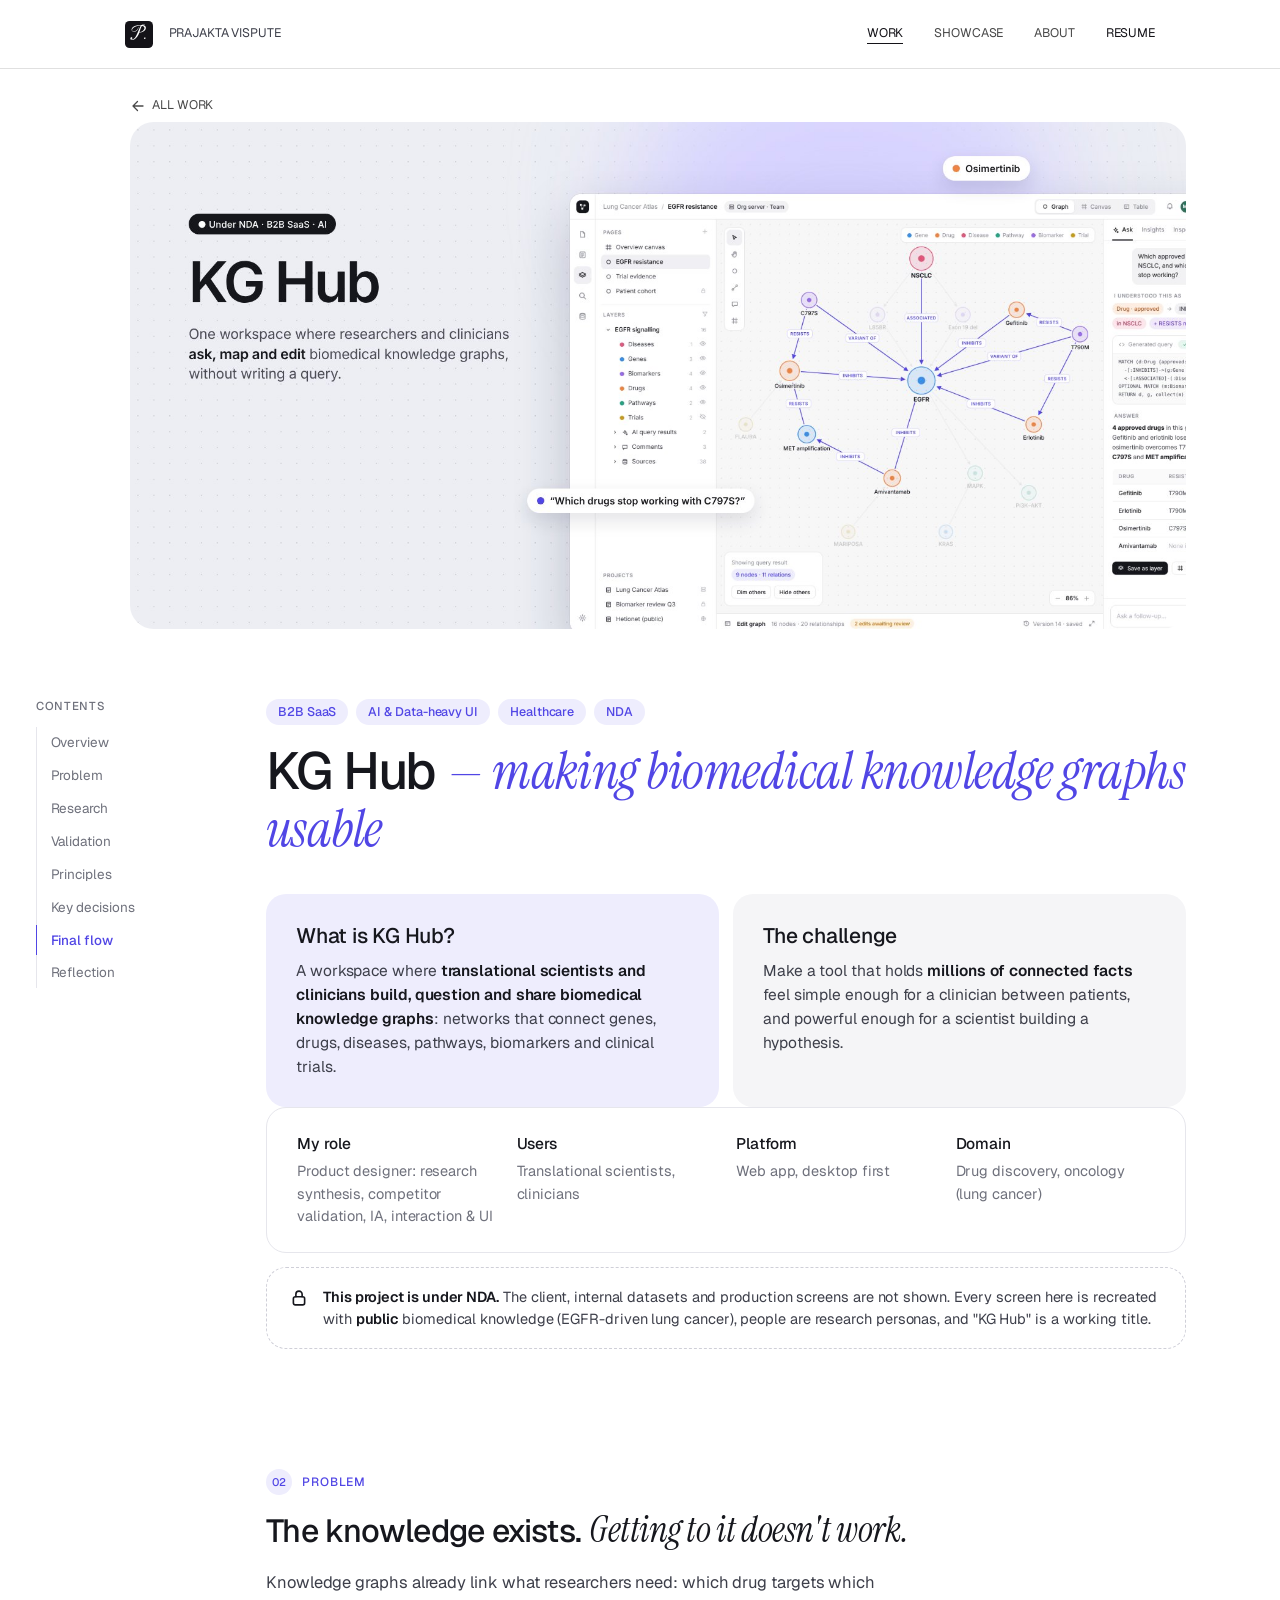
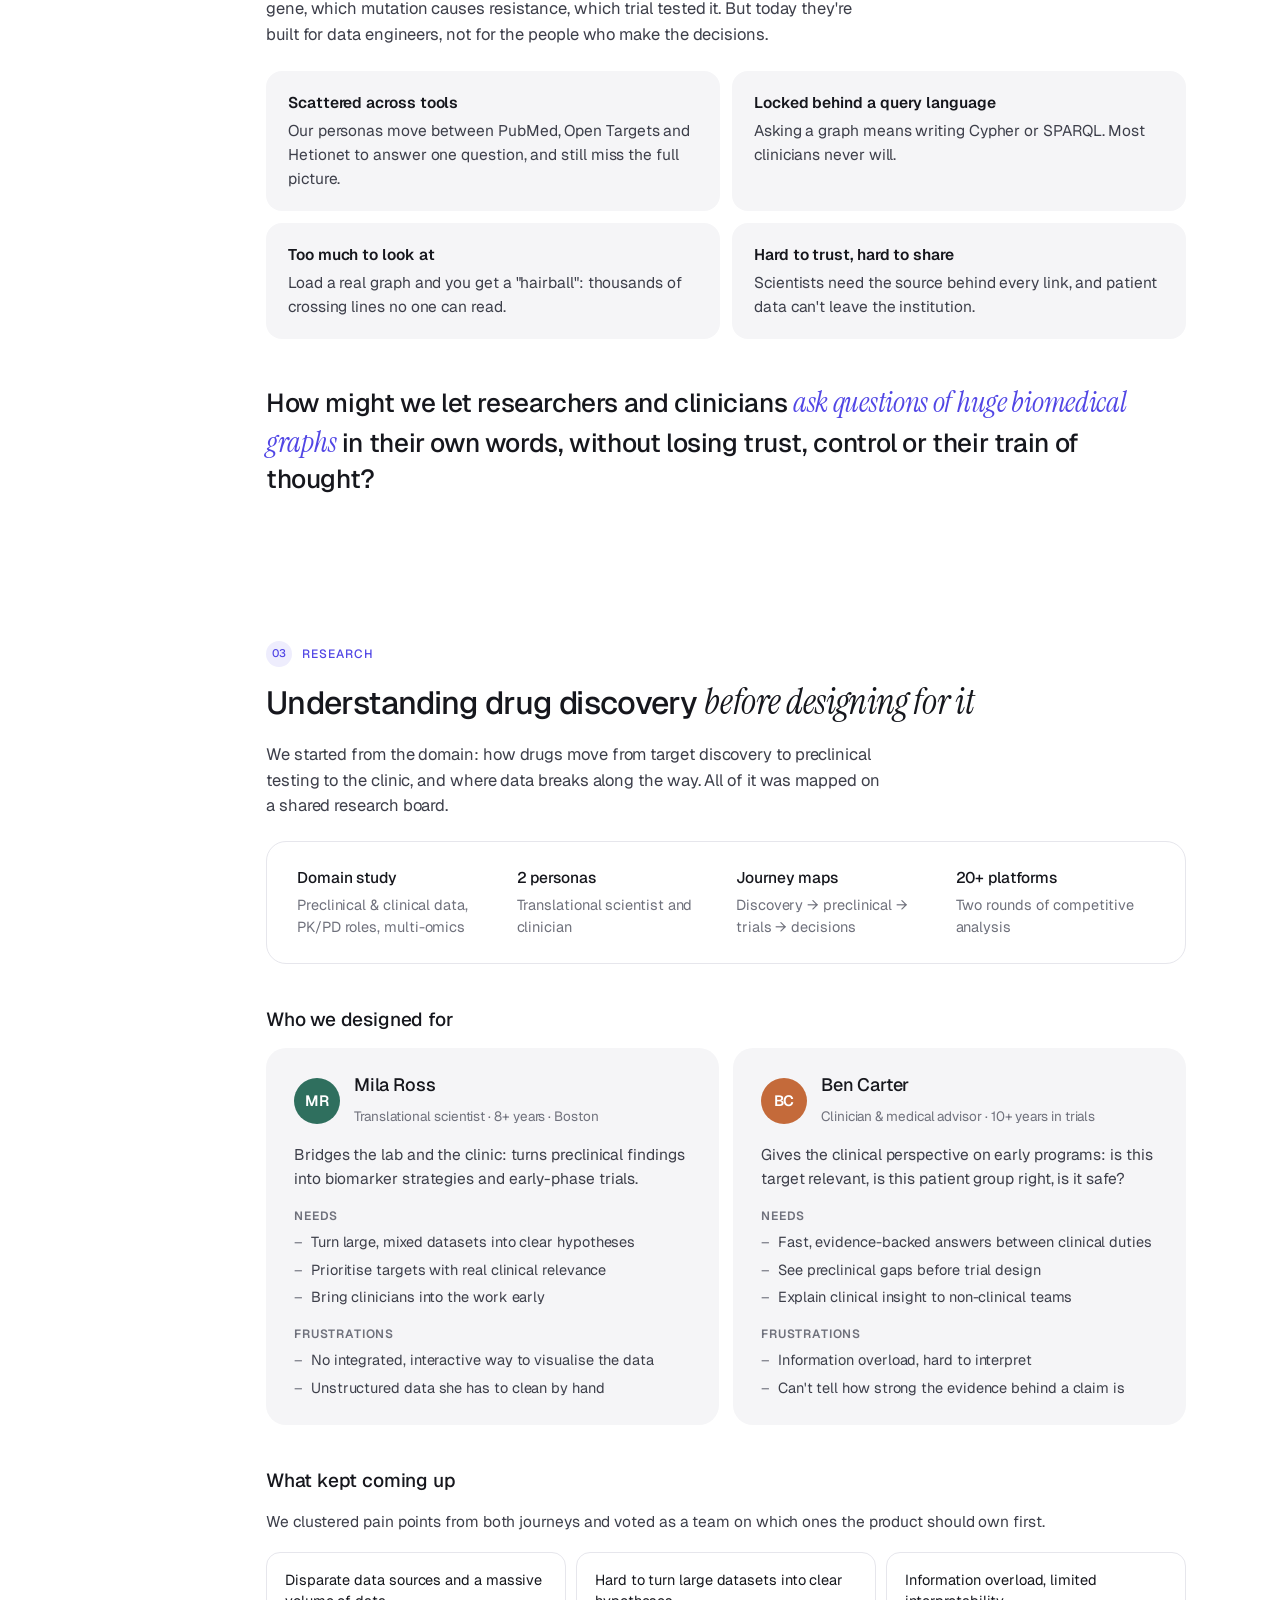
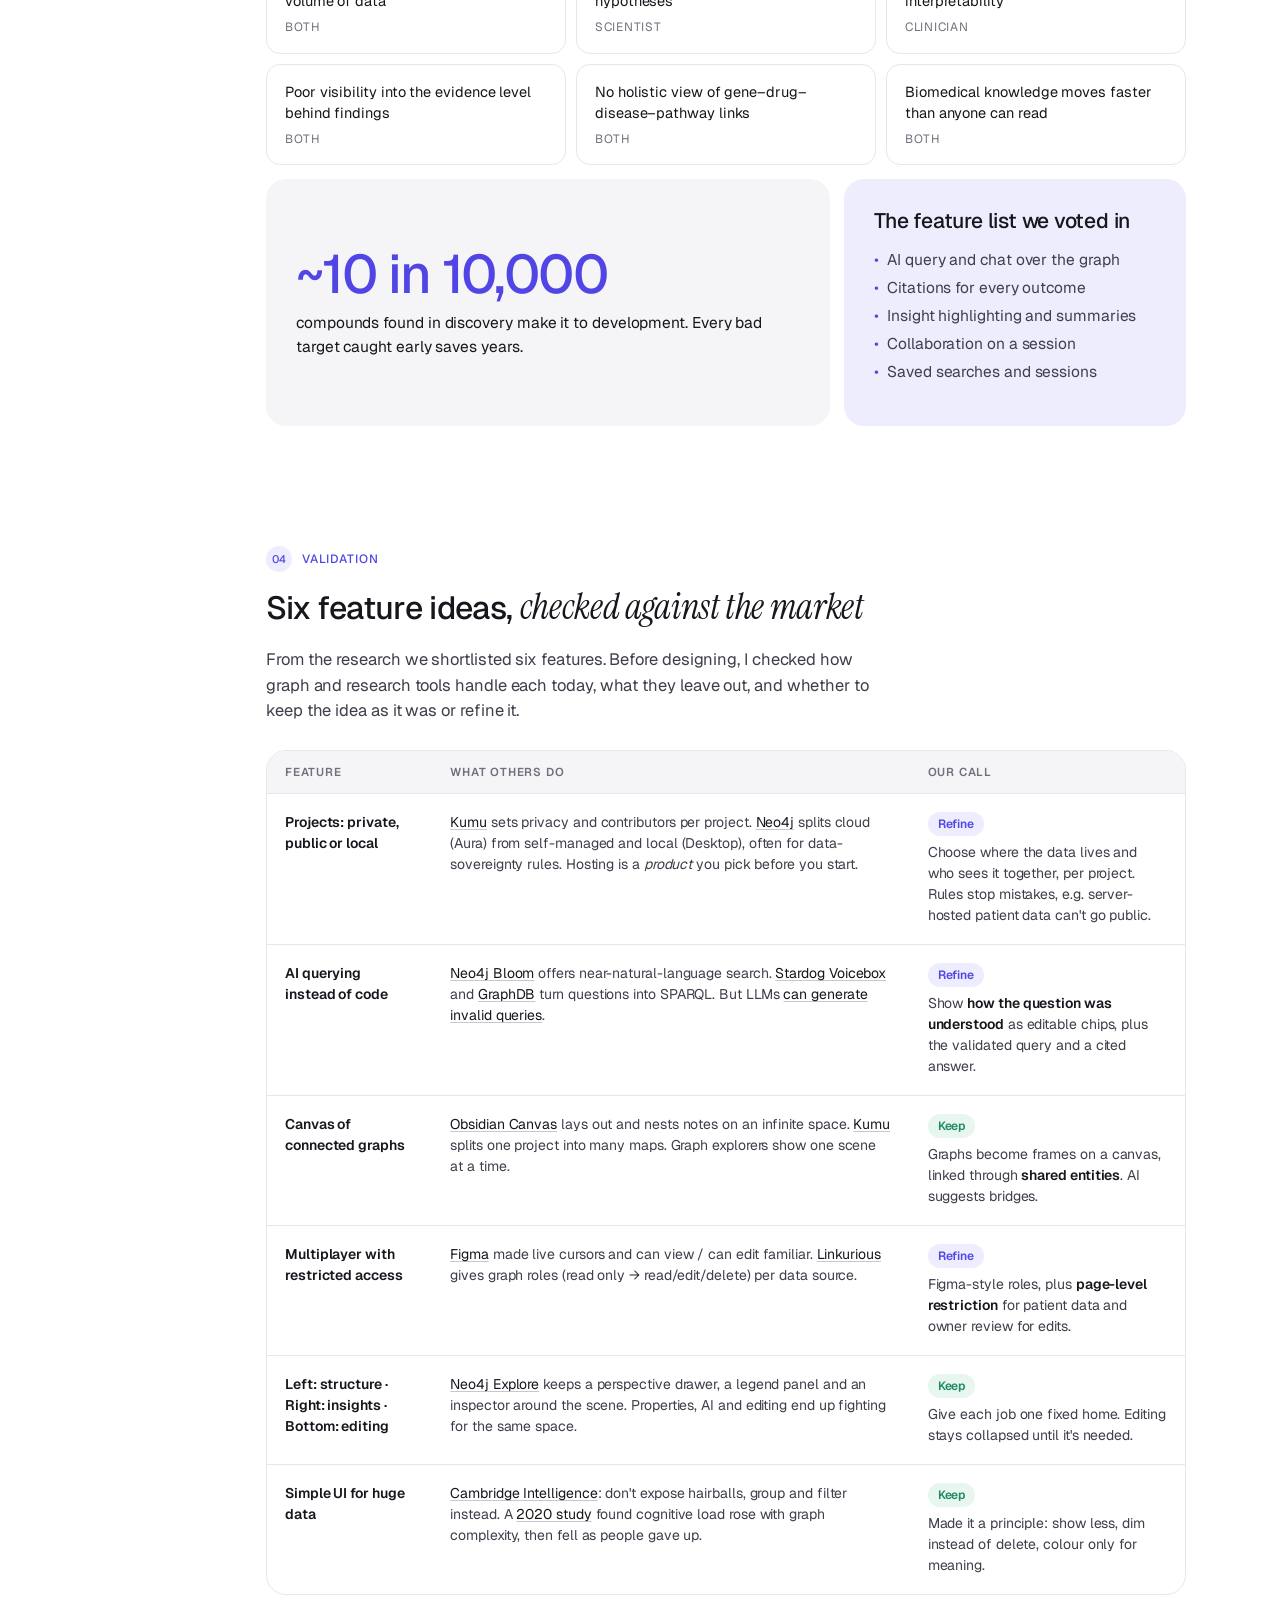
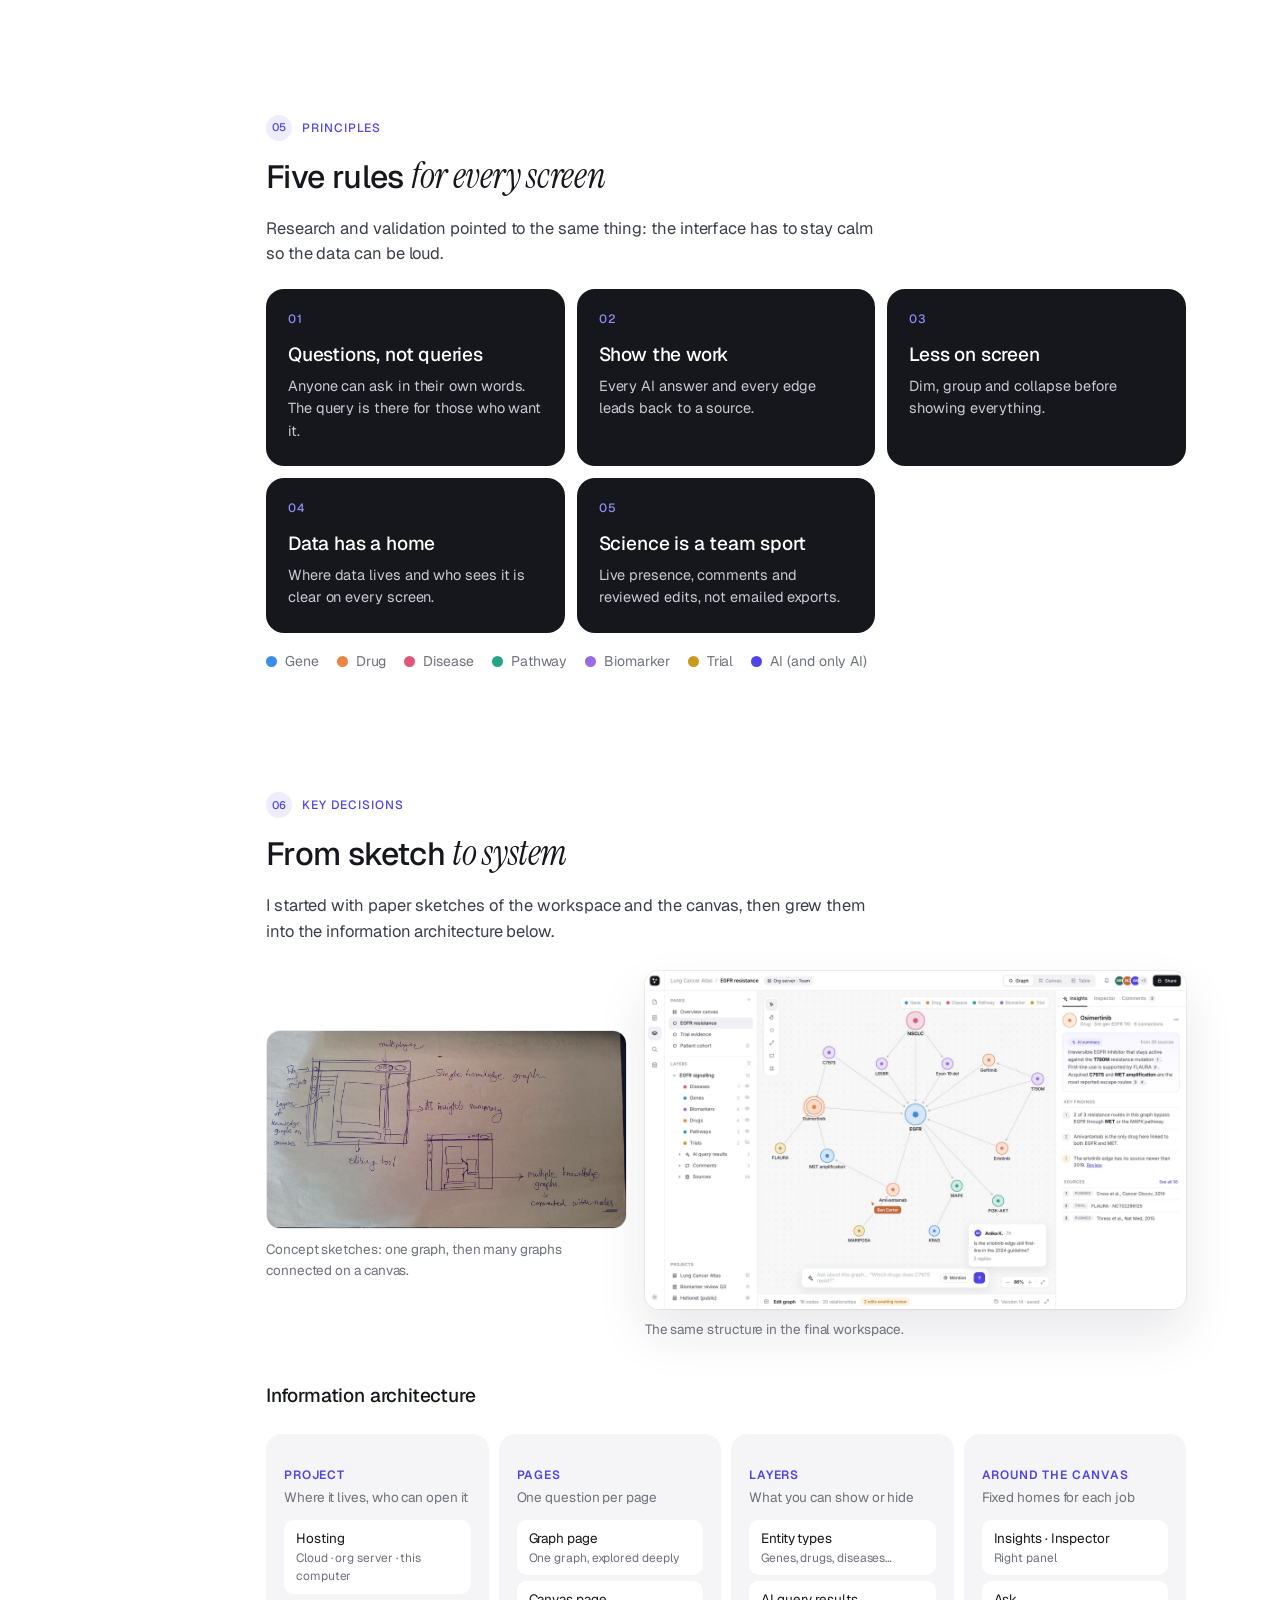
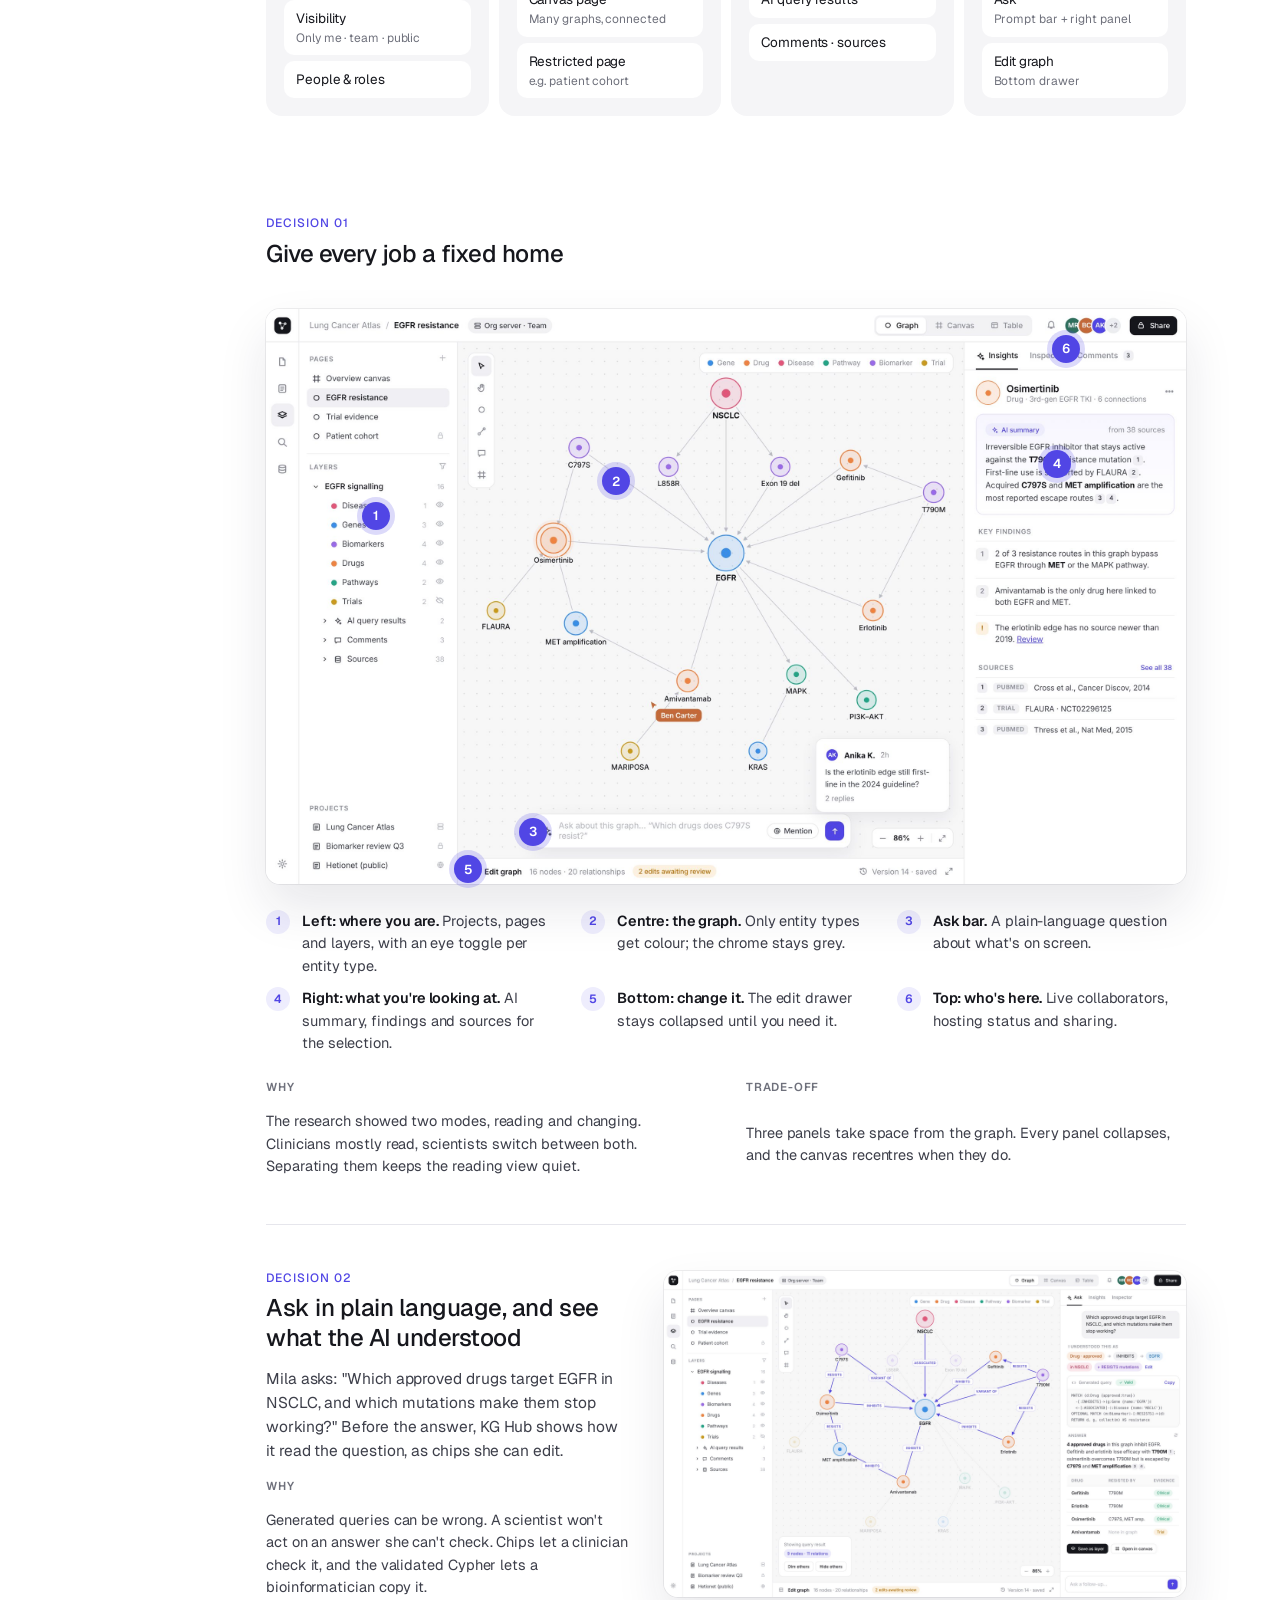
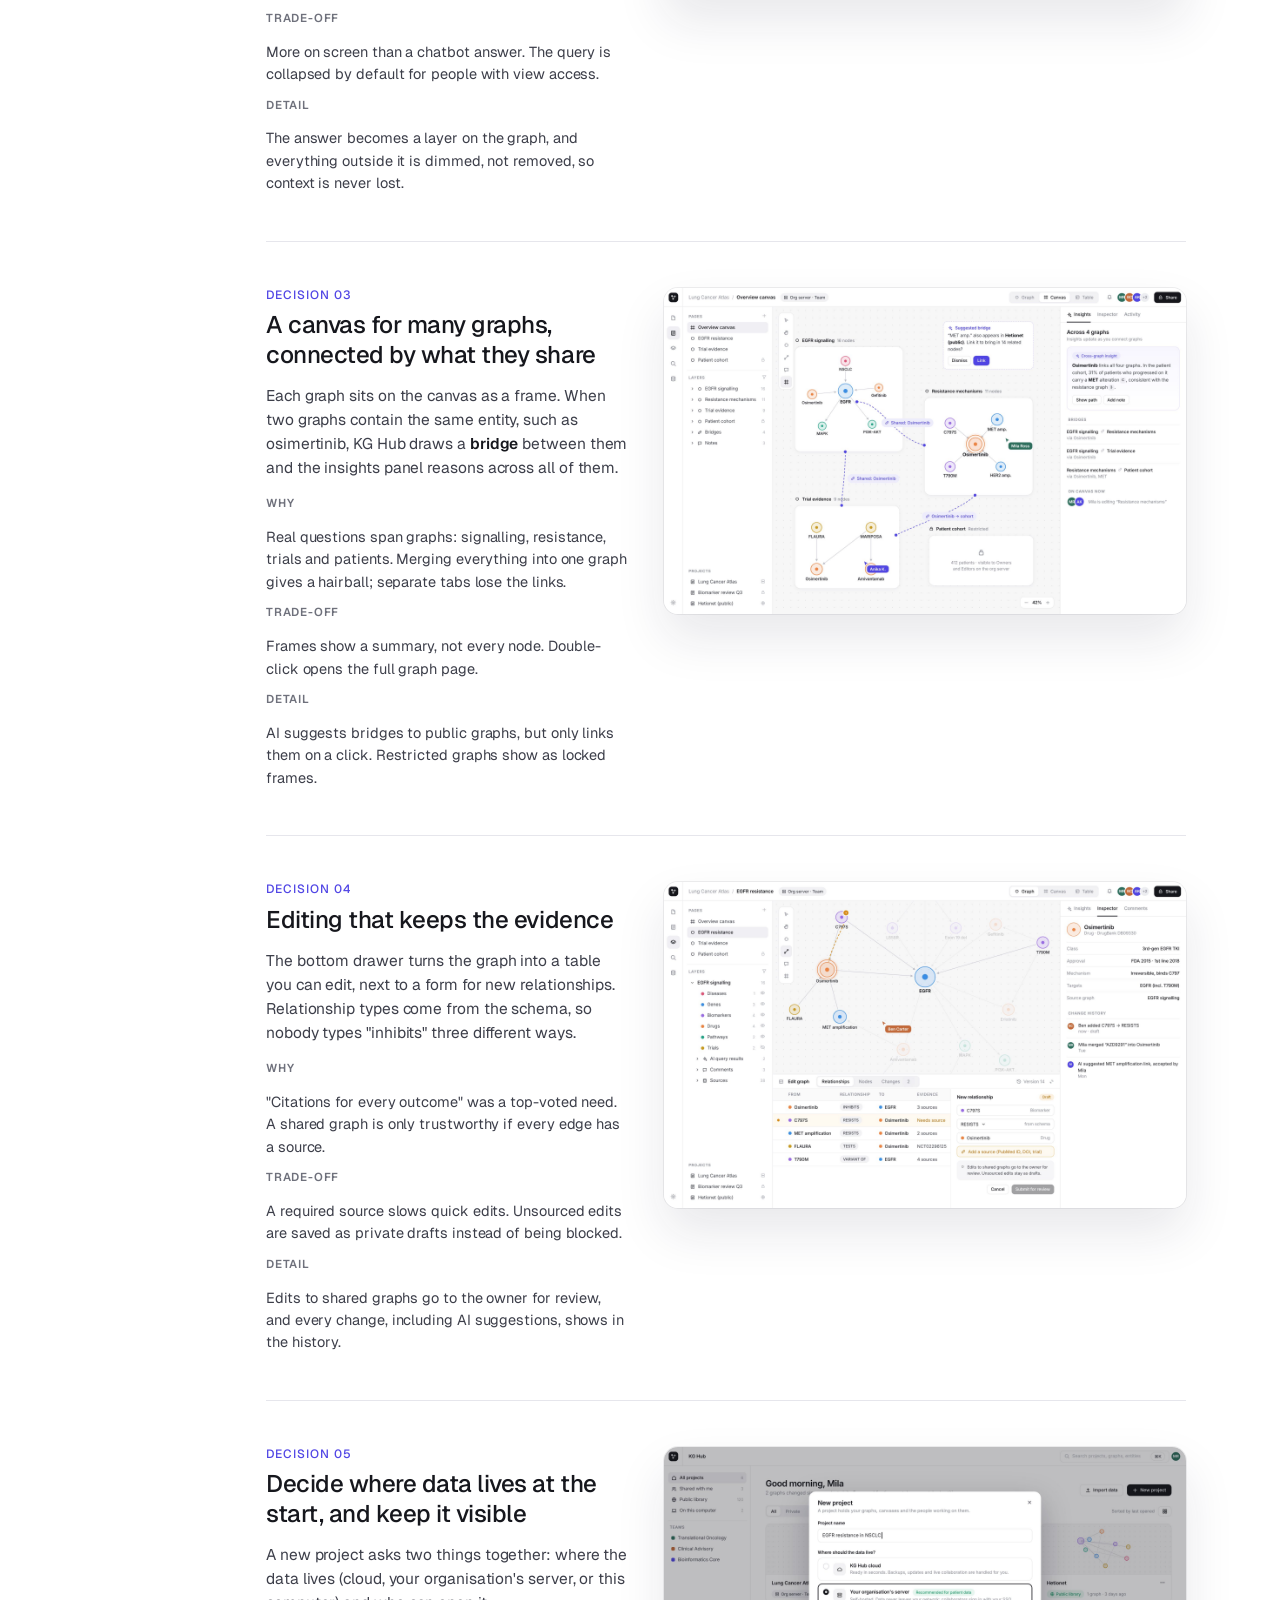
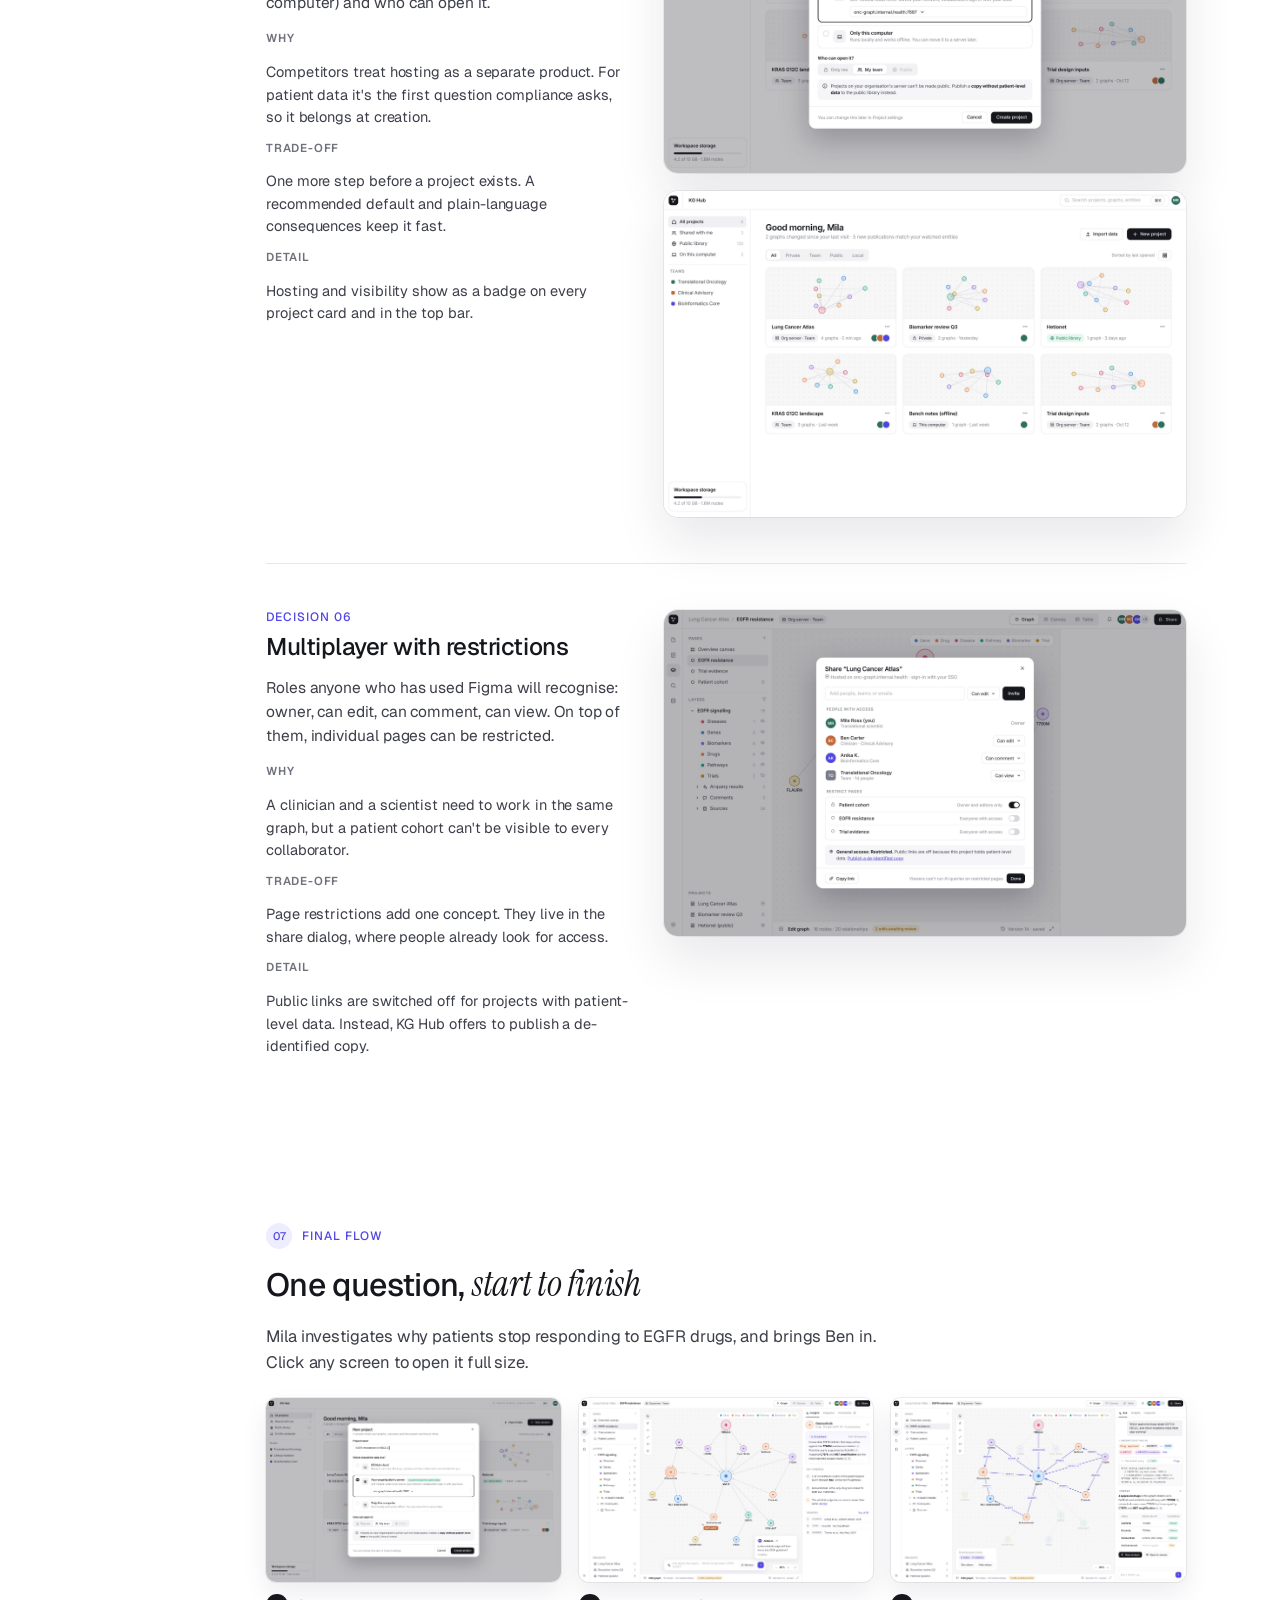
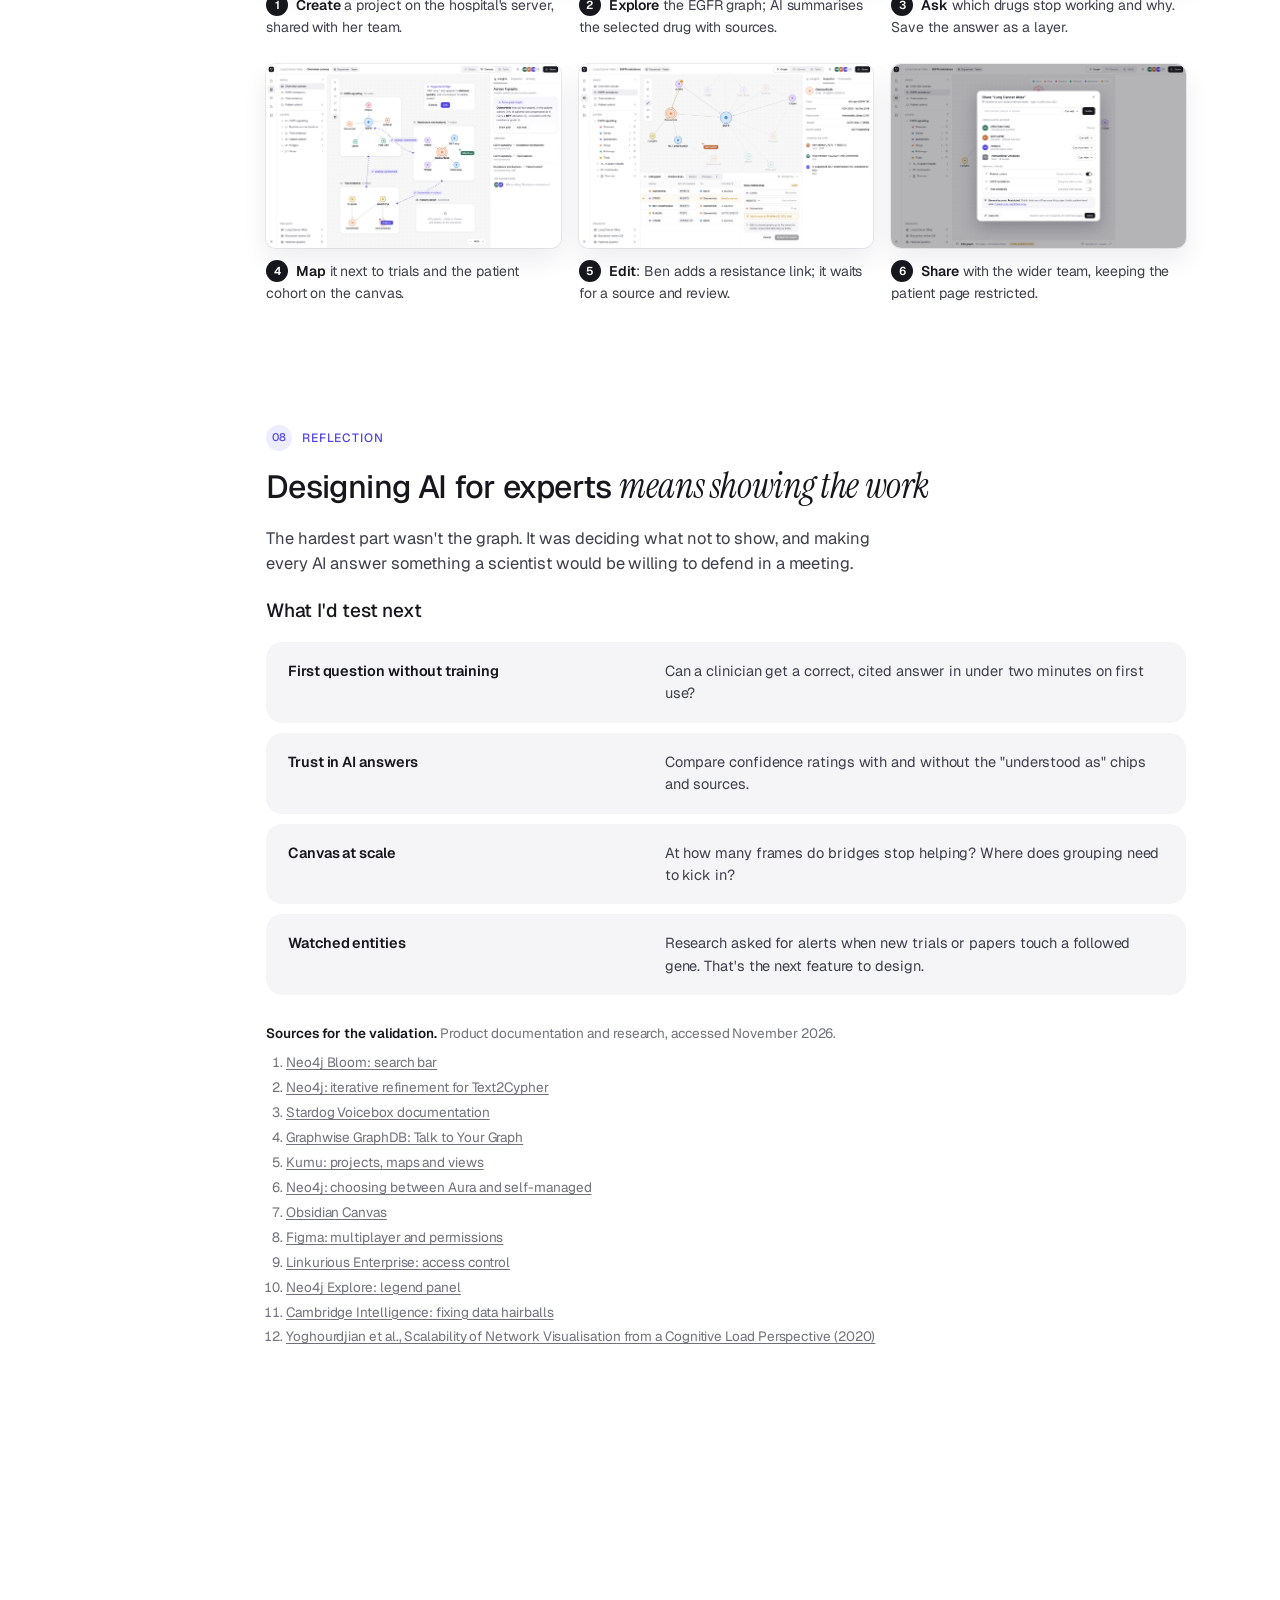
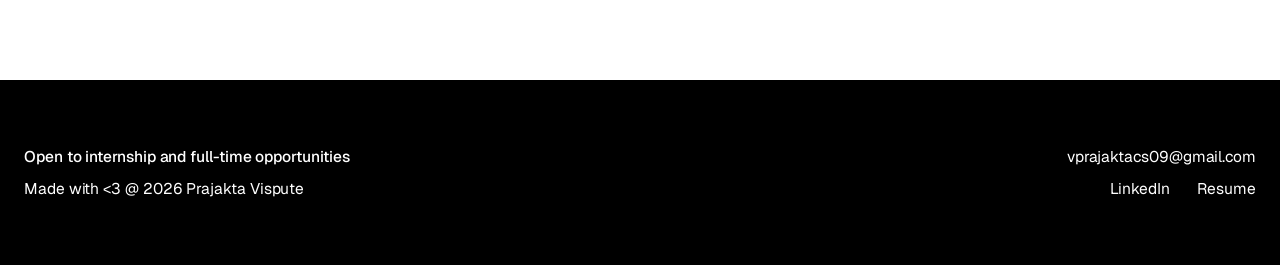
<file: case-study-kg.html>
<!DOCTYPE html>
<html lang="en">
<head>
  <meta charset="UTF-8" />
  <meta name="viewport" content="width=device-width, initial-scale=1" />
  <title>KG Hub — Making biomedical knowledge graphs usable · Prajakta Vispute</title>
  <meta name="description" content="Case study (NDA): designing KG Hub, a workspace where researchers and clinicians ask, map and edit biomedical knowledge graphs without writing queries." />
  <link rel="preconnect" href="https://fonts.googleapis.com" />
  <link rel="preconnect" href="https://fonts.gstatic.com" crossorigin />
  <link rel="icon" href="favicon.ico?v=7" sizes="any" />
  <link rel="icon" type="image/png" sizes="32x32" href="assets/favicon/favicon-32.png?v=7" />
  <link rel="icon" type="image/png" sizes="512x512" href="assets/favicon/favicon-512.png?v=7" />
  <link rel="apple-touch-icon" sizes="180x180" href="assets/favicon/apple-touch-icon.png?v=7" />
  <link href="https://fonts.googleapis.com/css2?family=Carattere&family=Geist:wght@400;500;600&family=Instrument+Serif:ital@0;1&display=swap" rel="stylesheet" />
  <link rel="stylesheet" href="css/styles.css?v=81" />
  <link rel="stylesheet" href="css/bloopy.css" />
  <link rel="stylesheet" href="css/kg.css" />
</head>
<body class="bl-page kg-page">

  <!-- ========== NAVIGATION ========== -->
  <header class="nav">
    <div class="container nav__inner">
      <a href="index.html" class="brand" aria-label="Prajakta Vispute — home">
        <span class="brand__logo">P.</span>
        <span class="brand__name">Prajakta Vispute</span>
      </a>
      <nav class="nav__links" aria-label="Primary">
        <a href="index.html#work" class="nav__link is-active">Work</a>
        <a href="index.html#showcase" class="nav__link">Showcase</a>
        <a href="index.html#about" class="nav__link">About</a>
        <a href="https://drive.google.com/file/d/1J0Ts67zoITBpbDokfezfUWw4VvKQqxT0/view?usp=sharing" class="nav__link nav__link--strong" target="_blank" rel="noopener">Resume</a>
      </nav>
    </div>
  </header>

  <main class="bl">

    <!-- ========== HERO ========== -->
    <div class="bl-banner-wrap">
      <a href="index.html#work" class="bl-back">
        <svg width="16" height="16" viewBox="0 0 16 16" fill="none" aria-hidden="true"><path d="M13 8H3M7.5 3.5 3 8l4.5 4.5" stroke="currentColor" stroke-width="1.3" stroke-linecap="round" stroke-linejoin="round"/></svg>
        All work
      </a>
      <section class="bl-hero">
        <img src="assets/case-studies/kg/hero.jpg" alt="KG Hub: a knowledge graph workspace showing a plain-language question about EGFR drugs, the generated query and the highlighted answer on the graph" width="1728" height="830" />
      </section>
    </div>

    <div class="bl-wrap bl-layout">

      <nav class="bl-toc" aria-label="Case study contents">
        <p class="bl-toc__title">Contents</p>
        <ol>
          <li><a href="#overview">Overview</a></li>
          <li><a href="#problem">Problem</a></li>
          <li><a href="#research">Research</a></li>
          <li><a href="#validation">Validation</a></li>
          <li><a href="#principles">Principles</a></li>
          <li><a href="#decisions">Key decisions</a></li>
          <li><a href="#solution">Final flow</a></li>
          <li><a href="#reflection">Reflection</a></li>
        </ol>
      </nav>

      <div class="bl-content">

        <!-- ========== 01 OVERVIEW ========== -->
        <section id="overview" class="bl-section">
          <ul class="bl-tags" aria-label="Project tags">
            <li>B2B SaaS</li><li>AI &amp; Data-heavy UI</li><li>Healthcare</li><li>NDA</li>
          </ul>
          <h1 class="bl-title">KG Hub <em>— making biomedical knowledge graphs usable</em></h1>

          <div class="bl-split">
            <div class="bl-card bl-card--lav">
              <h2 class="bl-card__h">What is KG Hub?</h2>
              <p>A workspace where <strong>translational scientists and clinicians build, question and share biomedical knowledge graphs</strong>: networks that connect genes, drugs, diseases, pathways, biomarkers and clinical trials.</p>
            </div>
            <div class="bl-card bl-card--soft">
              <h2 class="bl-card__h">The challenge</h2>
              <p>Make a tool that holds <strong>millions of connected facts</strong> feel simple enough for a clinician between patients, and powerful enough for a scientist building a hypothesis.</p>
            </div>
          </div>

          <dl class="bl-snapshot">
            <div><dt>My role</dt><dd>Product designer: research synthesis, competitor validation, IA, interaction &amp; UI</dd></div>
            <div><dt>Users</dt><dd>Translational scientists, clinicians</dd></div>
            <div><dt>Platform</dt><dd>Web app, desktop first</dd></div>
            <div><dt>Domain</dt><dd>Drug discovery, oncology (lung cancer)</dd></div>
          </dl>

          <div class="kg-nda">
            <svg width="20" height="20" viewBox="0 0 16 16" fill="none" aria-hidden="true"><rect x="3.5" y="7" width="9" height="6.5" rx="1.5" stroke="currentColor" stroke-width="1.3"/><path d="M5.5 7V5a2.5 2.5 0 0 1 5 0v2" stroke="currentColor" stroke-width="1.3" stroke-linecap="round"/></svg>
            <p><strong>This project is under NDA.</strong> The client, internal datasets and production screens are not shown. Every screen here is recreated with <strong>public</strong> biomedical knowledge (EGFR-driven lung cancer), people are research personas, and "KG Hub" is a working title.</p>
          </div>
        </section>

        <!-- ========== 02 PROBLEM ========== -->
        <section id="problem" class="bl-section reveal">
          <p class="bl-kicker"><span>02</span>Problem</p>
          <h2 class="bl-h2">The knowledge exists. <em>Getting to it doesn't work.</em></h2>
          <p class="bl-lead">Knowledge graphs already link what researchers need: which drug targets which gene, which mutation causes resistance, which trial tested it. But today they're built for data engineers, not for the people who make the decisions.</p>
          <ul class="kg-problems">
            <li><b>Scattered across tools</b>Our personas move between PubMed, Open Targets and Hetionet to answer one question, and still miss the full picture.</li>
            <li><b>Locked behind a query language</b>Asking a graph means writing Cypher or SPARQL. Most clinicians never will.</li>
            <li><b>Too much to look at</b>Load a real graph and you get a "hairball": thousands of crossing lines no one can read.</li>
            <li><b>Hard to trust, hard to share</b>Scientists need the source behind every link, and patient data can't leave the institution.</li>
          </ul>
          <p class="bl-pull" style="margin-top:44px">How might we let researchers and clinicians <em>ask questions of huge biomedical graphs</em> in their own words, without losing trust, control or their train of thought?</p>
        </section>

        <!-- ========== 03 RESEARCH ========== -->
        <section id="research" class="bl-section reveal">
          <p class="bl-kicker"><span>03</span>Research</p>
          <h2 class="bl-h2">Understanding drug discovery <em>before designing for it</em></h2>
          <p class="bl-lead">We started from the domain: how drugs move from target discovery to preclinical testing to the clinic, and where data breaks along the way. All of it was mapped on a shared research board.</p>

          <dl class="bl-snapshot">
            <div><dt>Domain study</dt><dd>Preclinical &amp; clinical data, PK/PD roles, multi-omics</dd></div>
            <div><dt>2 personas</dt><dd>Translational scientist and clinician</dd></div>
            <div><dt>Journey maps</dt><dd>Discovery → preclinical → trials → decisions</dd></div>
            <div><dt>20+ platforms</dt><dd>Two rounds of competitive analysis</dd></div>
          </dl>

          <h3 class="bl-h3">Who we designed for</h3>
          <div class="kg-personas">
            <div class="kg-persona">
              <div class="kg-persona__head"><span class="kg-persona__av" style="background:#2f6f5e">MR</span><div><p class="kg-persona__name">Mila Ross</p><p class="kg-persona__role">Translational scientist · 8+ years · Boston</p></div></div>
              <p>Bridges the lab and the clinic: turns preclinical findings into biomarker strategies and early-phase trials.</p>
              <h4>Needs</h4>
              <ul><li>Turn large, mixed datasets into clear hypotheses</li><li>Prioritise targets with real clinical relevance</li><li>Bring clinicians into the work early</li></ul>
              <h4>Frustrations</h4>
              <ul><li>No integrated, interactive way to visualise the data</li><li>Unstructured data she has to clean by hand</li></ul>
            </div>
            <div class="kg-persona">
              <div class="kg-persona__head"><span class="kg-persona__av" style="background:#c46a3a">BC</span><div><p class="kg-persona__name">Ben Carter</p><p class="kg-persona__role">Clinician &amp; medical advisor · 10+ years in trials</p></div></div>
              <p>Gives the clinical perspective on early programs: is this target relevant, is this patient group right, is it safe?</p>
              <h4>Needs</h4>
              <ul><li>Fast, evidence-backed answers between clinical duties</li><li>See preclinical gaps before trial design</li><li>Explain clinical insight to non-clinical teams</li></ul>
              <h4>Frustrations</h4>
              <ul><li>Information overload, hard to interpret</li><li>Can't tell how strong the evidence behind a claim is</li></ul>
            </div>
          </div>

          <h3 class="bl-h3">What kept coming up</h3>
          <p>We clustered pain points from both journeys and voted as a team on which ones the product should own first.</p>
          <div class="kg-pains">
            <p>Disparate data sources and a massive volume of data<span>Both</span></p>
            <p>Hard to turn large datasets into clear hypotheses<span>Scientist</span></p>
            <p>Information overload, limited interpretability<span>Clinician</span></p>
            <p>Poor visibility into the evidence level behind findings<span>Both</span></p>
            <p>No holistic view of gene–drug–disease–pathway links<span>Both</span></p>
            <p>Biomedical knowledge moves faster than anyone can read<span>Both</span></p>
          </div>

          <div class="bl-split bl-split--wide" style="margin-top:14px">
            <div class="bl-card bl-card--soft bl-stat">
              <p class="bl-stat__num">~10 in 10,000</p>
              <p class="bl-stat__label">compounds found in discovery make it to development. Every bad target caught early saves years.</p>
            </div>
            <div class="bl-card bl-card--lav">
              <h3 class="bl-card__h">The feature list we voted in</h3>
              <ul class="bl-list"><li>AI query and chat over the graph</li><li>Citations for every outcome</li><li>Insight highlighting and summaries</li><li>Collaboration on a session</li><li>Saved searches and sessions</li></ul>
            </div>
          </div>
        </section>

        <!-- ========== 04 VALIDATION ========== -->
        <section id="validation" class="bl-section reveal">
          <p class="bl-kicker"><span>04</span>Validation</p>
          <h2 class="bl-h2">Six feature ideas, <em>checked against the market</em></h2>
          <p class="bl-lead">From the research we shortlisted six features. Before designing, I checked how graph and research tools handle each today, what they leave out, and whether to keep the idea as it was or refine it.</p>

          <div class="kg-table-wrap">
            <table class="kg-table">
              <thead><tr><th>Feature</th><th>What others do</th><th>Our call</th></tr></thead>
              <tbody>
                <tr>
                  <td>Projects: private, public or local</td>
                  <td><a href="https://docs.kumu.io/overview/kumus-architecture" target="_blank" rel="noopener">Kumu</a> sets privacy and contributors per project. <a href="https://neo4j.com/blog/news/neo4j-offering/" target="_blank" rel="noopener">Neo4j</a> splits cloud (Aura) from self-managed and local (Desktop), often for data-sovereignty rules. Hosting is a <em>product</em> you pick before you start.</td>
                  <td><span class="kg-verdict kg-verdict--refine">Refine</span><br />Choose where the data lives and who sees it together, per project. Rules stop mistakes, e.g. server-hosted patient data can't go public.</td>
                </tr>
                <tr>
                  <td>AI querying instead of code</td>
                  <td><a href="https://neo4j.com/docs/bloom-user-guide/current/bloom-visual-tour/search-bar/" target="_blank" rel="noopener">Neo4j Bloom</a> offers near-natural-language search. <a href="https://docs.stardog.com/voicebox" target="_blank" rel="noopener">Stardog Voicebox</a> and <a href="https://graphwise.ai/blog/talk-to-your-graph-on-top-of-nature-first-biodiversity-knowledge-graph/" target="_blank" rel="noopener">GraphDB</a> turn questions into SPARQL. But LLMs <a href="https://neo4j.com/blog/developer/iterative-refinement-for-text2cypher/" target="_blank" rel="noopener">can generate invalid queries</a>.</td>
                  <td><span class="kg-verdict kg-verdict--refine">Refine</span><br />Show <strong>how the question was understood</strong> as editable chips, plus the validated query and a cited answer.</td>
                </tr>
                <tr>
                  <td>Canvas of connected graphs</td>
                  <td><a href="https://obsidian.md/canvas" target="_blank" rel="noopener">Obsidian Canvas</a> lays out and nests notes on an infinite space. <a href="https://kumu.io/tour" target="_blank" rel="noopener">Kumu</a> splits one project into many maps. Graph explorers show one scene at a time.</td>
                  <td><span class="kg-verdict kg-verdict--keep">Keep</span><br />Graphs become frames on a canvas, linked through <strong>shared entities</strong>. AI suggests bridges.</td>
                </tr>
                <tr>
                  <td>Multiplayer with restricted access</td>
                  <td><a href="https://help.figma.com/hc/en-us/articles/1500006775761" target="_blank" rel="noopener">Figma</a> made live cursors and can view / can edit familiar. <a href="https://doc.linkurious.com/admin-manual/latest/groups/" target="_blank" rel="noopener">Linkurious</a> gives graph roles (read only → read/edit/delete) per data source.</td>
                  <td><span class="kg-verdict kg-verdict--refine">Refine</span><br />Figma-style roles, plus <strong>page-level restriction</strong> for patient data and owner review for edits.</td>
                </tr>
                <tr>
                  <td>Left: structure · Right: insights · Bottom: editing</td>
                  <td><a href="https://neo4j.com/docs/aura/explore/explore-visual-tour/legend-panel/" target="_blank" rel="noopener">Neo4j Explore</a> keeps a perspective drawer, a legend panel and an inspector around the scene. Properties, AI and editing end up fighting for the same space.</td>
                  <td><span class="kg-verdict kg-verdict--keep">Keep</span><br />Give each job one fixed home. Editing stays collapsed until it's needed.</td>
                </tr>
                <tr>
                  <td>Simple UI for huge data</td>
                  <td><a href="https://cambridge-intelligence.com/how-to-fix-hairballs/" target="_blank" rel="noopener">Cambridge Intelligence</a>: don't expose hairballs, group and filter instead. A <a href="https://www.alphaxiv.org/abs/2008.07944" target="_blank" rel="noopener">2020 study</a> found cognitive load rose with graph complexity, then fell as people gave up.</td>
                  <td><span class="kg-verdict kg-verdict--keep">Keep</span><br />Made it a principle: show less, dim instead of delete, colour only for meaning.</td>
                </tr>
              </tbody>
            </table>
          </div>
        </section>

        <!-- ========== 05 PRINCIPLES ========== -->
        <section id="principles" class="bl-section reveal">
          <p class="bl-kicker"><span>05</span>Principles</p>
          <h2 class="bl-h2">Five rules <em>for every screen</em></h2>
          <p class="bl-lead">Research and validation pointed to the same thing: the interface has to stay calm so the data can be loud.</p>
          <ol class="kg-principles">
            <li><b>Questions, not queries</b>Anyone can ask in their own words. The query is there for those who want it.</li>
            <li><b>Show the work</b>Every AI answer and every edge leads back to a source.</li>
            <li><b>Less on screen</b>Dim, group and collapse before showing everything.</li>
            <li><b>Data has a home</b>Where data lives and who sees it is clear on every screen.</li>
            <li><b>Science is a team sport</b>Live presence, comments and reviewed edits, not emailed exports.</li>
          </ol>
          <ul class="kg-entities" aria-label="Entity colours">
            <li><i style="background:var(--kg-gene)"></i>Gene</li><li><i style="background:var(--kg-drug)"></i>Drug</li><li><i style="background:var(--kg-disease)"></i>Disease</li><li><i style="background:var(--kg-path)"></i>Pathway</li><li><i style="background:var(--kg-bio)"></i>Biomarker</li><li><i style="background:var(--kg-trial)"></i>Trial</li><li><i style="background:var(--bl-purple)"></i>AI (and only AI)</li>
          </ul>
        </section>

        <!-- ========== 06 DECISIONS ========== -->
        <section id="decisions" class="bl-section reveal">
          <p class="bl-kicker"><span>06</span>Key decisions</p>
          <h2 class="bl-h2">From sketch <em>to system</em></h2>
          <p class="bl-lead">I started with paper sketches of the workspace and the canvas, then grew them into the information architecture below.</p>

          <div class="kg-from">
            <figure class="kg-sketch"><img src="assets/case-studies/kg/sketch.jpg" alt="Hand-drawn sketch: file and project icons on the left, layers of knowledge graphs, a single graph in the middle, an AI insights summary on the right, an editing tool at the bottom, multiplayer avatars at the top, and a second sketch with multiple connected graphs" width="1280" height="702" loading="lazy" /><figcaption>Concept sketches: one graph, then many graphs connected on a canvas.</figcaption></figure>
            <figure class="kg-shot"><img src="assets/case-studies/kg/workspace.jpg" alt="The final workspace" width="2400" height="1500" loading="lazy" /><figcaption>The same structure in the final workspace.</figcaption></figure>
          </div>

          <h3 class="bl-h3">Information architecture</h3>
          <div class="kg-ia">
            <div class="kg-ia__col"><h4>Project</h4><p>Where it lives, who can open it</p><ul><li>Hosting<small>Cloud · org server · this computer</small></li><li>Visibility<small>Only me · team · public</small></li><li>People &amp; roles</li></ul></div>
            <div class="kg-ia__col"><h4>Pages</h4><p>One question per page</p><ul><li>Graph page<small>One graph, explored deeply</small></li><li>Canvas page<small>Many graphs, connected</small></li><li>Restricted page<small>e.g. patient cohort</small></li></ul></div>
            <div class="kg-ia__col"><h4>Layers</h4><p>What you can show or hide</p><ul><li>Entity types<small>Genes, drugs, diseases…</small></li><li>AI query results</li><li>Comments · sources</li></ul></div>
            <div class="kg-ia__col"><h4>Around the canvas</h4><p>Fixed homes for each job</p><ul><li>Insights · Inspector<small>Right panel</small></li><li>Ask<small>Prompt bar + right panel</small></li><li>Edit graph<small>Bottom drawer</small></li></ul></div>
          </div>

          <div class="bl-gap"></div>

          <article class="kg-dec kg-dec--wide">
            <div>
              <p class="kg-dec__num">Decision 01</p>
              <h3 class="kg-dec__title">Give every job a fixed home</h3>
            </div>
            <figure class="kg-shot kg-anno">
              <img src="assets/case-studies/kg/workspace.jpg" alt="Workspace: pages and layers on the left, the graph in the middle with a prompt bar, AI insights on the right, an edit drawer at the bottom and collaborators at the top" width="2400" height="1500" loading="lazy" />
              <span class="kg-pin" style="left:12%;top:36%">1</span>
              <span class="kg-pin" style="left:38%;top:30%">2</span>
              <span class="kg-pin" style="left:29%;top:91%">3</span>
              <span class="kg-pin" style="left:86%;top:27%">4</span>
              <span class="kg-pin" style="left:22%;top:97.5%">5</span>
              <span class="kg-pin" style="left:87%;top:7%">6</span>
            </figure>
            <ol class="kg-zones">
              <li><span><b>Left: where you are.</b> Projects, pages and layers, with an eye toggle per entity type.</span></li>
              <li><span><b>Centre: the graph.</b> Only entity types get colour; the chrome stays grey.</span></li>
              <li><span><b>Ask bar.</b> A plain-language question about what's on screen.</span></li>
              <li><span><b>Right: what you're looking at.</b> AI summary, findings and sources for the selection.</span></li>
              <li><span><b>Bottom: change it.</b> The edit drawer stays collapsed until you need it.</span></li>
              <li><span><b>Top: who's here.</b> Live collaborators, hosting status and sharing.</span></li>
            </ol>
            <div class="kg-dec__text">
              <dl><dt>Why</dt><dd>The research showed two modes, reading and changing. Clinicians mostly read, scientists switch between both. Separating them keeps the reading view quiet.</dd></dl>
              <dl><dt>Trade-off</dt><dd>Three panels take space from the graph. Every panel collapses, and the canvas recentres when they do.</dd></dl>
            </div>
          </article>

          <article class="kg-dec">
            <div class="kg-dec__text">
              <p class="kg-dec__num">Decision 02</p>
              <h3 class="kg-dec__title">Ask in plain language, and see what the AI understood</h3>
              <p>Mila asks: "Which approved drugs target EGFR in NSCLC, and which mutations make them stop working?" Before the answer, KG Hub shows how it read the question, as chips she can edit.</p>
              <dl>
                <dt>Why</dt><dd>Generated queries can be wrong. A scientist won't act on an answer she can't check. Chips let a clinician check it, and the validated Cypher lets a bioinformatician copy it.</dd>
                <dt>Trade-off</dt><dd>More on screen than a chatbot answer. The query is collapsed by default for people with view access.</dd>
                <dt>Detail</dt><dd>The answer becomes a layer on the graph, and everything outside it is dimmed, not removed, so context is never lost.</dd>
              </dl>
            </div>
            <div class="kg-dec__media">
              <figure class="kg-shot"><img src="assets/case-studies/kg/ai-query.jpg" alt="AI query: the question, how it was understood as chips, the generated Cypher query marked valid, a cited answer and a table, with the result highlighted on the graph" width="2400" height="1500" loading="lazy" /></figure>
            </div>
          </article>

          <article class="kg-dec">
            <div class="kg-dec__text">
              <p class="kg-dec__num">Decision 03</p>
              <h3 class="kg-dec__title">A canvas for many graphs, connected by what they share</h3>
              <p>Each graph sits on the canvas as a frame. When two graphs contain the same entity, such as osimertinib, KG Hub draws a <strong>bridge</strong> between them and the insights panel reasons across all of them.</p>
              <dl>
                <dt>Why</dt><dd>Real questions span graphs: signalling, resistance, trials and patients. Merging everything into one graph gives a hairball; separate tabs lose the links.</dd>
                <dt>Trade-off</dt><dd>Frames show a summary, not every node. Double-click opens the full graph page.</dd>
                <dt>Detail</dt><dd>AI suggests bridges to public graphs, but only links them on a click. Restricted graphs show as locked frames.</dd>
              </dl>
            </div>
            <div class="kg-dec__media">
              <figure class="kg-shot"><img src="assets/case-studies/kg/canvas.jpg" alt="Canvas with four graph frames (EGFR signalling, resistance mechanisms, trial evidence and a locked patient cohort) connected by dashed bridges labelled by shared entities, with a suggested bridge card and live cursors" width="2400" height="1500" loading="lazy" /></figure>
            </div>
          </article>

          <article class="kg-dec">
            <div class="kg-dec__text">
              <p class="kg-dec__num">Decision 04</p>
              <h3 class="kg-dec__title">Editing that keeps the evidence</h3>
              <p>The bottom drawer turns the graph into a table you can edit, next to a form for new relationships. Relationship types come from the schema, so nobody types "inhibits" three different ways.</p>
              <dl>
                <dt>Why</dt><dd>"Citations for every outcome" was a top-voted need. A shared graph is only trustworthy if every edge has a source.</dd>
                <dt>Trade-off</dt><dd>A required source slows quick edits. Unsourced edits are saved as private drafts instead of being blocked.</dd>
                <dt>Detail</dt><dd>Edits to shared graphs go to the owner for review, and every change, including AI suggestions, shows in the history.</dd>
              </dl>
            </div>
            <div class="kg-dec__media">
              <figure class="kg-shot"><img src="assets/case-studies/kg/edit.jpg" alt="Edit drawer: a table of relationships with evidence, a draft relationship C797S resists osimertinib that still needs a source, and the change history in the inspector" width="2400" height="1500" loading="lazy" /></figure>
            </div>
          </article>

          <article class="kg-dec">
            <div class="kg-dec__text">
              <p class="kg-dec__num">Decision 05</p>
              <h3 class="kg-dec__title">Decide where data lives at the start, and keep it visible</h3>
              <p>A new project asks two things together: where the data lives (cloud, your organisation's server, or this computer) and who can open it.</p>
              <dl>
                <dt>Why</dt><dd>Competitors treat hosting as a separate product. For patient data it's the first question compliance asks, so it belongs at creation.</dd>
                <dt>Trade-off</dt><dd>One more step before a project exists. A recommended default and plain-language consequences keep it fast.</dd>
                <dt>Detail</dt><dd>Hosting and visibility show as a badge on every project card and in the top bar.</dd>
              </dl>
            </div>
            <div class="kg-dec__media">
              <figure class="kg-shot"><img src="assets/case-studies/kg/new-project.jpg" alt="New project dialog: choose KG Hub cloud, your organisation's server or only this computer, then only me, my team or public, with a note that server projects can't be public" width="2400" height="1500" loading="lazy" /></figure>
              <figure class="kg-shot"><img src="assets/case-studies/kg/projects.jpg" alt="Projects home with cards showing hosting and visibility badges: org server, private, public library, team and this computer" width="2400" height="1500" loading="lazy" /></figure>
            </div>
          </article>

          <article class="kg-dec">
            <div class="kg-dec__text">
              <p class="kg-dec__num">Decision 06</p>
              <h3 class="kg-dec__title">Multiplayer with restrictions</h3>
              <p>Roles anyone who has used Figma will recognise: owner, can edit, can comment, can view. On top of them, individual pages can be restricted.</p>
              <dl>
                <dt>Why</dt><dd>A clinician and a scientist need to work in the same graph, but a patient cohort can't be visible to every collaborator.</dd>
                <dt>Trade-off</dt><dd>Page restrictions add one concept. They live in the share dialog, where people already look for access.</dd>
                <dt>Detail</dt><dd>Public links are switched off for projects with patient-level data. Instead, KG Hub offers to publish a de-identified copy.</dd>
              </dl>
            </div>
            <div class="kg-dec__media">
              <figure class="kg-shot"><img src="assets/case-studies/kg/share.jpg" alt="Share dialog with people and roles, page restrictions with the patient cohort limited to owner and editors, and general access restricted" width="2400" height="1500" loading="lazy" /></figure>
            </div>
          </article>
        </section>

        <!-- ========== 07 FINAL FLOW ========== -->
        <section id="solution" class="bl-section reveal">
          <p class="bl-kicker"><span>07</span>Final flow</p>
          <h2 class="bl-h2">One question, <em>start to finish</em></h2>
          <p class="bl-lead">Mila investigates why patients stop responding to EGFR drugs, and brings Ben in. Click any screen to open it full size.</p>
          <ol class="kg-flow">
            <li><a href="assets/case-studies/kg/new-project.jpg" target="_blank" rel="noopener"><img src="assets/case-studies/kg/new-project.jpg" alt="New project dialog" width="2400" height="1500" loading="lazy" /></a><p><b>Create</b> a project on the hospital's server, shared with her team.</p></li>
            <li><a href="assets/case-studies/kg/workspace.jpg" target="_blank" rel="noopener"><img src="assets/case-studies/kg/workspace.jpg" alt="Workspace" width="2400" height="1500" loading="lazy" /></a><p><b>Explore</b> the EGFR graph; AI summarises the selected drug with sources.</p></li>
            <li><a href="assets/case-studies/kg/ai-query.jpg" target="_blank" rel="noopener"><img src="assets/case-studies/kg/ai-query.jpg" alt="AI query" width="2400" height="1500" loading="lazy" /></a><p><b>Ask</b> which drugs stop working and why. Save the answer as a layer.</p></li>
            <li><a href="assets/case-studies/kg/canvas.jpg" target="_blank" rel="noopener"><img src="assets/case-studies/kg/canvas.jpg" alt="Canvas" width="2400" height="1500" loading="lazy" /></a><p><b>Map</b> it next to trials and the patient cohort on the canvas.</p></li>
            <li><a href="assets/case-studies/kg/edit.jpg" target="_blank" rel="noopener"><img src="assets/case-studies/kg/edit.jpg" alt="Edit drawer" width="2400" height="1500" loading="lazy" /></a><p><b>Edit</b>: Ben adds a resistance link; it waits for a source and review.</p></li>
            <li><a href="assets/case-studies/kg/share.jpg" target="_blank" rel="noopener"><img src="assets/case-studies/kg/share.jpg" alt="Share dialog" width="2400" height="1500" loading="lazy" /></a><p><b>Share</b> with the wider team, keeping the patient page restricted.</p></li>
          </ol>
        </section>

        <!-- ========== 08 REFLECTION ========== -->
        <section id="reflection" class="bl-section reveal">
          <p class="bl-kicker"><span>08</span>Reflection</p>
          <h2 class="bl-h2">Designing AI for experts <em>means showing the work</em></h2>
          <p class="bl-lead">The hardest part wasn't the graph. It was deciding what not to show, and making every AI answer something a scientist would be willing to defend in a meeting.</p>
          <h3 class="bl-h3 bl-h3--flush">What I'd test next</h3>
          <ul class="kg-next">
            <li><b>First question without training</b><span>Can a clinician get a correct, cited answer in under two minutes on first use?</span></li>
            <li><b>Trust in AI answers</b><span>Compare confidence ratings with and without the "understood as" chips and sources.</span></li>
            <li><b>Canvas at scale</b><span>At how many frames do bridges stop helping? Where does grouping need to kick in?</span></li>
            <li><b>Watched entities</b><span>Research asked for alerts when new trials or papers touch a followed gene. That's the next feature to design.</span></li>
          </ul>

          <div class="kg-sources">
            <p><strong style="color:var(--bl-ink)">Sources for the validation.</strong> Product documentation and research, accessed November 2026.</p>
            <ol>
              <li><a href="https://neo4j.com/docs/bloom-user-guide/current/bloom-visual-tour/search-bar/" target="_blank" rel="noopener">Neo4j Bloom: search bar</a></li>
              <li><a href="https://neo4j.com/blog/developer/iterative-refinement-for-text2cypher/" target="_blank" rel="noopener">Neo4j: iterative refinement for Text2Cypher</a></li>
              <li><a href="https://docs.stardog.com/voicebox" target="_blank" rel="noopener">Stardog Voicebox documentation</a></li>
              <li><a href="https://graphwise.ai/blog/talk-to-your-graph-on-top-of-nature-first-biodiversity-knowledge-graph/" target="_blank" rel="noopener">Graphwise GraphDB: Talk to Your Graph</a></li>
              <li><a href="https://docs.kumu.io/overview/kumus-architecture" target="_blank" rel="noopener">Kumu: projects, maps and views</a></li>
              <li><a href="https://neo4j.com/blog/news/neo4j-offering/" target="_blank" rel="noopener">Neo4j: choosing between Aura and self-managed</a></li>
              <li><a href="https://obsidian.md/canvas" target="_blank" rel="noopener">Obsidian Canvas</a></li>
              <li><a href="https://help.figma.com/hc/en-us/articles/1500006775761" target="_blank" rel="noopener">Figma: multiplayer and permissions</a></li>
              <li><a href="https://doc.linkurious.com/admin-manual/latest/groups/" target="_blank" rel="noopener">Linkurious Enterprise: access control</a></li>
              <li><a href="https://neo4j.com/docs/aura/explore/explore-visual-tour/legend-panel/" target="_blank" rel="noopener">Neo4j Explore: legend panel</a></li>
              <li><a href="https://cambridge-intelligence.com/how-to-fix-hairballs/" target="_blank" rel="noopener">Cambridge Intelligence: fixing data hairballs</a></li>
              <li><a href="https://www.alphaxiv.org/abs/2008.07944" target="_blank" rel="noopener">Yoghourdjian et al., Scalability of Network Visualisation from a Cognitive Load Perspective (2020)</a></li>
            </ol>
          </div>
        </section>

        <section class="bl-section bl-end reveal">
          <p class="bl-end__text">Thanks for reading! <em>Some details stay under NDA, so ask me about the rest.</em></p>
          <div class="bl-end__links">
            <a href="index.html#work" class="bl-back">
              <svg width="16" height="16" viewBox="0 0 16 16" fill="none" aria-hidden="true"><path d="M13 8H3M7.5 3.5 3 8l4.5 4.5" stroke="currentColor" stroke-width="1.3" stroke-linecap="round" stroke-linejoin="round"/></svg>
              All work
            </a>
            <a href="case-study-bloopy.html" class="bl-next">Next: Bloopy - Exploring life beyond work →</a>
          </div>
        </section>

      </div>
    </div>
  </main>

  <!-- ========== FOOTER ========== -->
  <footer class="footer">
    <div class="footer__inner">
      <div>
        <p class="footer__cta">Open to internship and full-time opportunities</p>
        <p class="footer__small">Made with &lt;3 @ 2026 Prajakta Vispute</p>
      </div>
      <div class="footer__right">
        <a class="footer__email" href="mailto:vprajaktacs09@gmail.com">vprajaktacs09@gmail.com</a>
        <nav class="footer__links" aria-label="Social">
          <a href="https://www.linkedin.com/in/prajakta-v-162b75238/" target="_blank" rel="noopener">LinkedIn</a>
          <a href="https://drive.google.com/file/d/1J0Ts67zoITBpbDokfezfUWw4VvKQqxT0/view?usp=sharing" target="_blank" rel="noopener">Resume</a>
        </nav>
      </div>
    </div>
  </footer>

  <script src="js/main.js?v=60"></script>
  <script>
    // Contents: highlight the section currently in view.
    (function () {
      const links = [...document.querySelectorAll(".bl-toc a")];
      const map = new Map(links.map((a) => [a.getAttribute("href").slice(1), a]));
      if (!("IntersectionObserver" in window)) return;
      const io = new IntersectionObserver((entries) => {
        entries.forEach((e) => {
          if (e.isIntersecting) {
            links.forEach((a) => a.classList.remove("is-active"));
            const a = map.get(e.target.id);
            if (a) a.classList.add("is-active");
          }
        });
      }, { rootMargin: "-35% 0px -60% 0px" });
      map.forEach((_, id) => { const s = document.getElementById(id); if (s) io.observe(s); });
    })();
  </script>
</body>
</html>
</file>
<file: css/styles.css>
/* ==========================================================================
   Prajakta Vispute — Portfolio
   Migrated from Framer. Plain HTML + CSS, no build step.
   ========================================================================== */

:root {
  /* Colour */
  --ink: #141318;
  --ink-2: #262626;
  --gray: #494949;
  --body: #606060;
  --muted: #979797;
  --line: #e0e0e0;
  --line-soft: rgba(197, 197, 197, 0.63);
  --card-border: #c7c7c7;
  --thumb-border: #d9d9d9;
  --lavender: rgba(208, 181, 255, 0.45);
  --bg: #ffffff;

  /* Type */
  --serif: "Instrument Serif", Georgia, serif;
  --sans: "Geist", system-ui, -apple-system, "Segoe UI", sans-serif;
  --sans-alt: "Instrument Sans", var(--sans);
  --script: "Carattere", cursive;

  /* Layout */
  --content: 1030px;
  --nav-h: 69px;
  --gutter: 24px;
  --ease: cubic-bezier(0.22, 1, 0.36, 1);
}

*,
*::before,
*::after { box-sizing: border-box; }

html { scroll-behavior: smooth; scroll-padding-top: calc(var(--nav-h) + 16px); }

/* Orange circle cursor everywhere: the "10 10" is the click point (the circle's centre) */
html, body, * {
  cursor: url("../assets/cursor-circle.svg?v=23") 10 10, auto;
}
a, a *, button, button *, [role="button"], label, summary {
  cursor: url("../assets/cursor-circle.svg?v=23") 10 10, pointer;
}
/* Over a project card the cursor itself becomes an orange "VIEW" pill ("40 14" = its centre) */
.project, .project * {
  cursor: url("../assets/cursor-view.svg?v=8") 40 14, pointer;
}

body {
  margin: 0;
  background: var(--bg);
  color: var(--ink);
  font-family: var(--sans);
  font-size: 15px;
  line-height: 1.3;
  letter-spacing: -0.01em;
  -webkit-font-smoothing: antialiased;
  overflow-x: hidden;
}

img { display: block; max-width: 100%; }
a { color: inherit; }
h1, h2, h3, p, figure, ul { margin: 0; padding: 0; }
ul { list-style: none; }

.container {
  width: min(var(--content), 100% - 2 * var(--gutter));
  margin-inline: auto;
}
.container--narrow { width: min(932px, 100% - 2 * var(--gutter)); }

.label {
  font: 400 12.4px/1.24 var(--sans);
  text-transform: uppercase;
  color: #303030;
}
.muted { color: var(--gray); }

/* ---------- Navigation ---------- */
.nav {
  position: fixed;
  inset: 0 0 auto 0;
  z-index: 50;
  height: var(--nav-h);
  background: rgba(255, 255, 255, 0.92);
  backdrop-filter: blur(10px);
  border-bottom: 0.77px solid var(--line);
}
.nav__inner {
  height: 100%;
  display: flex;
  align-items: center;
  justify-content: space-between;
}
.brand {
  display: flex;
  align-items: center;
  gap: 15.5px;
  text-decoration: none;
}
.brand__logo {
  display: grid;
  place-items: center;
  width: 28px;
  height: 27px;
  border-radius: 4.6px;
  background: var(--ink);
  color: #fff;
  font: 400 18.6px/1 var(--script);
  padding-top: 2px;
  transition: transform 0.4s var(--ease);
}
.brand:hover .brand__logo { transform: rotate(-8deg) scale(1.05); }
.brand__name,
.nav__link {
  font: 400 12.4px/1.24 var(--sans);
  text-transform: uppercase;
  letter-spacing: -0.01em;
}
.nav__links { display: flex; gap: 31px; }
.nav__link {
  position: relative;
  color: var(--gray);
  text-decoration: none;
  transition: color 0.2s;
}
.nav__link::after {
  content: "";
  position: absolute;
  left: 0;
  right: 0;
  bottom: -2px;
  height: 1px;
  background: currentColor;
  transform: scaleX(0);
  transform-origin: left;
  transition: transform 0.35s var(--ease);
}
.nav__link:hover,
.nav__link.is-active,
.nav__link--strong { color: var(--ink); }
.nav__link:hover::after,
.nav__link.is-active::after { transform: scaleX(1); }

/* ---------- Hero ---------- */
.hero {
  position: relative;
  padding-top: var(--nav-h);
}
.hero__frame {
  position: relative;
  height: 390px;
  display: grid;
  place-items: center;
  border-inline: 0.77px solid var(--line);
}
.hero__art {
  /* The whole name + portrait lockup scales as one unit */
  container-type: inline-size;
  position: relative;
  width: min(787px, 100%);
  aspect-ratio: 787 / 262;
  margin-top: 70px;
}
.hero__art > * { position: absolute; margin: 0; }
.hero__hello,
.hero__role {
  font: 400 max(10px, 1.573cqw)/1.31 var(--sans);
  text-transform: uppercase;
  white-space: nowrap;
}
.hero__hello { left: 1.52%; top: 45.4%; }
.hero__role { right: 0.72%; top: 91.0%; }
.hero__name {
  font: italic 400 12.736cqw/1.29 var(--serif);
  text-transform: uppercase;
  letter-spacing: -0.04em;
  white-space: nowrap;
}
.hero__name--first { left: 0; top: 45.2%; }
.hero__name--last { left: 64.573%; top: 45.2%; letter-spacing: -0.045em; }
.hero__portrait {
  left: 38.75%;
  top: 0;
  width: 28.34%;
  height: 100%;
  object-fit: contain;
  transition: transform 0.6s var(--ease);
}
.hero__art:hover .hero__portrait { transform: rotate(-2deg) scale(1.02); }
.caret { animation: blink 1.1s steps(1) infinite; }
@keyframes blink { 50% { opacity: 0; } }

/* ---------- Hero side panels: hover to paint ---------- */
.hero__side {
  position: absolute;
  top: var(--nav-h);
  height: 390px; /* matches .hero__frame */
  width: calc((100% - min(var(--content), 100% - 2 * var(--gutter))) / 2);
  overflow: hidden;
  z-index: 1;
}
.hero__side--l { left: 0; }
.hero__side--r { right: 0; }
.hero__fill {
  --x: 50%;
  --y: 50%;
  position: absolute;
  inset: 0;
  background-color: #ff6b00;
  clip-path: circle(0% at var(--x) var(--y));
  transition: clip-path 0.7s var(--ease);
}
.hero__side.is-on .hero__fill { clip-path: circle(150% at var(--x) var(--y)); }

/* Flower tile lives in assets/prajakta-flower.svg, repeated via #flower-pattern */
.svg-defs { position: absolute; width: 0; height: 0; overflow: hidden; }
.hero__pattern {
  position: absolute;
  left: -92px;
  top: -120px;
  width: calc(100% + 92px);
  height: calc(100% + 120px);
}
.hero__side.is-on .hero__pattern { animation: drift 6s linear infinite; }
@keyframes drift { to { transform: translate(92px, 120px); } }

.pencil-cursor {
  position: fixed;
  left: 0;
  top: 0;
  z-index: 60;
  width: 36px;
  height: 36px;
  margin: -18px 0 0 -18px;
  display: grid;
  place-items: center;
  border-radius: 50%;
  background: #3a2d2a;
  box-shadow: 0 2px 8px rgba(0, 0, 0, 0.2);
  pointer-events: none;
  transform: translate(var(--cx, -100px), var(--cy, -100px));
  scale: 0;
  transition: scale 0.25s var(--ease);
}
.pencil-cursor.is-on { scale: 1; }
/* Pencil cursor retired: the dot cursor is used everywhere, including the hero side panels */
.pencil-cursor { display: none; }

/* Black panels beside the tagline band: same paint-in effect, filled black */
.hero__side.hero__dark {
  top: 0;
  height: 100%;
}
.hero__dark--l { left: 0; }
.hero__dark--r { right: 0; }
.hero__dark .hero__fill { background-color: #000; }
/* rounded inner corner next to the sparkle */
.hero__dark--l .hero__fill { border-top-right-radius: 8px; }
.hero__dark--r .hero__fill { border-top-left-radius: 8px; }

@media (hover: none), (max-width: 640px) {
  .hero__side, .pencil-cursor { display: none; }
}

.hero__band {
  position: relative;
  border-top: 0.77px solid var(--line);
  border-bottom: 0.77px solid var(--line);
}
.hero__band-inner {
  min-height: 159px;
  padding: 0 16px;
  border-inline: 0.77px solid var(--line);
  display: flex;
  flex-direction: column;
  align-items: center;
  justify-content: center;
  gap: 6px;
  text-align: center;
}
.sparkle {
  position: absolute;
  top: -7.5px;
  z-index: 2;
}
.sparkle--l { left: calc(50% - min(var(--content), 100% - 2 * var(--gutter)) / 2 - 7.5px); }
.sparkle--r { left: calc(50% + min(var(--content), 100% - 2 * var(--gutter)) / 2 - 7.5px); }
.hero__tagline {
  font: 500 15.5px/1.3 var(--sans);
  letter-spacing: -0.02em;
  text-wrap: balance;
}
/* The tagline is already medium (500), so the key phrase steps up to semibold (600) */
.tagline-em { font-weight: 600; }
.hero__meta {
  font: 400 14.7px/1.31 var(--sans);
  letter-spacing: -0.02em;
}
.hero__meta strong { font-weight: 700; font-style: italic; }
.hero__bar {
  display: inline-block;
  width: 1.5px;
  height: 14px;
  margin: 0 3px;
  vertical-align: -2px;
  background: var(--ink);
}

.scroll-pill {
  position: relative;
  display: flex;
  width: max-content;
  align-items: center;
  gap: 3px;
  margin: 52px auto 0;
  padding: 9px;
  border-radius: 22px;
  font: 400 12.4px/1.24 var(--sans);
  text-transform: uppercase;
  color: var(--muted);
  text-decoration: none;
}
.scroll-pill svg { animation: nudge 1.8s var(--ease) infinite; }
@keyframes nudge { 50% { transform: translateY(3px); } }

/* ---------- Selected work ---------- */
.work { padding: 40px 0 40px; }
.section-title {
  margin-bottom: 40px;
  text-align: center;
  font: 400 56px/1.2 var(--serif);
  text-transform: uppercase;
  letter-spacing: -1.1px;
}
.section-title em { letter-spacing: -0.04em; }

.projects { display: grid; gap: 82px; }
.project {
  border: 0.77px solid var(--card-border);
  border-radius: 12.4px;
  transition: transform 0.4s var(--ease);
}
.project:hover {
  transform: translateY(-4px); /* lifts slightly; stays white with a light-grey border */
}
.project__link {
  display: flex;
  align-items: flex-end;
  gap: 34px;
  padding: 31px 34px 31px 31px;
  text-decoration: none;
}
.project__thumb {
  flex: 0 0 auto;
  width: min(494px, 52%);
  aspect-ratio: 494 / 375;
  border: 0.85px solid var(--thumb-border);
  border-radius: 6.8px;
  background: #fafafa center / cover no-repeat;
}
.project__info {
  flex: 1;
  display: flex;
  flex-direction: column;
  gap: 35px;
  font-family: var(--sans-alt);
}
.project__title { font: 400 15.5px/1.2 var(--sans-alt); letter-spacing: -0.02em; }
.project__desc { margin-top: 3px; font-size: 15.5px; color: rgba(0, 0, 0, 0.57); }
.project__type { font-size: 12.4px; text-transform: uppercase; letter-spacing: -0.02em; }

/* ---------- Showcase gallery ---------- */
.showcase { padding: 110px 0 60px; }
.gallery { display: grid; gap: 12px; }
.gallery__row { display: flex; gap: 12.5px; }
.tile {
  container-type: inline-size;
  position: relative;
  flex: var(--w) 1 0;
  min-width: 0;
  overflow: hidden;
  transition: transform 0.5s var(--ease);
}
.tile > * { position: absolute; }
.tile img { object-fit: fill; max-width: none; }
.tile img.fit { object-fit: contain; }
.tile img.cover { object-fit: cover; border-radius: 4px; }
/* Layers that must stay aligned (device frame + its screen) share one box */
.tile__group > img { position: absolute; }
.tile__micro { white-space: nowrap; }
.tile:hover { transform: scale(1.015); }

.craft {
  margin-top: 26px;
  text-align: center;
  font: italic 400 42px/1.3 var(--serif);
  letter-spacing: 0.01em;
  color: var(--lavender);
}

/* ---------- About ---------- */
.about { padding: 84px 0 70px; } /* 60px below the gallery + 84px (+ the 'Craftmaxxxing!' line's own spacing) = 150px, matching the gap above the gallery */
.about__grid {
  display: grid;
  grid-template-columns: minmax(0, 492px) minmax(0, 404px);
  justify-content: space-between;
  gap: 48px;
  align-items: start;
}
.about__hi {
  display: flex;
  align-items: center;
  gap: 4px;
  margin-bottom: 14px;
  padding-bottom: 10px;
  border-bottom: 0.77px solid var(--line-soft);
  font: 400 18.6px/1.2 var(--sans);
}
.about__text p {
  max-width: none; /* lines break exactly where the <br>s are */
  margin-bottom: 10px;
  font-size: 13.9px;
  line-height: 1.3;
  color: var(--body);
}
/* Photo collage, matching the Framer original (740 x 1024):
   two equal photos on top, a full-width group photo, then a narrow + wide pair */
.about__photos {
  margin-top: 30px;
  display: grid;
  aspect-ratio: 740 / 1024;
  grid-template-columns: repeat(12, 1fr);
  grid-template-rows: 308fr 355fr 314fr;
  gap: 13px;
}
.about__photos img {
  width: 100%;
  height: 100%;
  min-height: 0;
  object-fit: cover;
  border-radius: 9px;
}
.about__photos .ph-library { grid-column: 1 / 7; }
.about__photos .ph-hill    { grid-column: 7 / 13; object-position: center 65%; }
.about__photos .ph-group   { grid-column: 1 / 13; object-position: center 88%; }
.about__photos .ph-sky     { grid-column: 1 / 6; object-position: center 60%; }
.about__photos .ph-laptop  { grid-column: 6 / 13; }

.experience { margin-top: 30px; }
.experience .label { padding-left: 0; margin-bottom: 20px; } /* lines up with the About paragraphs */
.experience__list { border-bottom: 0.77px solid var(--line-soft); }
.exp {
  display: grid;
  grid-template-columns: 120px 1fr auto;
  align-items: center;
  gap: 8px;
  min-height: 98px;
  padding: 10px 20px 10px 7px;
  font-family: var(--sans-alt);
  font-size: 13.9px;
}
.exp + .exp { border-top: 0.77px solid var(--line-soft); }
.exp strong { display: block; font-weight: 500; color: var(--ink-2); }
.exp span { display: block; margin-top: 3px; color: var(--body); }
.exp__time { min-width: 60px; }
.exp__logo img { object-fit: contain; }

/* ---------- Toolkit ---------- */
.toolkit { padding-top: 0; }
.toolkit .label { padding-left: 7px; margin-bottom: 14px; }
.toolkit__band {
  border-top: 0.77px solid var(--line);
  border-bottom: 0.77px solid var(--line);
}
.toolkit__inner {
  min-height: 78px;
  display: flex;
  align-items: center;
  justify-content: space-between;
  gap: 24px;
  padding: 0 70px 0 7px; /* left edge lines up with the Experience logos */
}
.toolkit__icons { display: flex; align-items: center; gap: 30px; }
.toolkit__icons img { transition: transform 0.35s var(--ease); }
.toolkit__icons img:hover { transform: translateY(-3px) rotate(-6deg); }
.whimsy {
  font: italic 400 20px/1.15 var(--serif);
  color: var(--body);
  white-space: nowrap;
}
.whimsy span { font: italic 300 28px/1 "Newsreader", serif; }

.motto {
  padding: 150px 16px 30px;
  text-align: center;
  font: italic 400 38px/1.3 var(--serif);
  color: rgba(47, 46, 51, 0.27);
}

/* ---------- Footer ---------- */
.footer { background: #000; color: #fff; }
.footer__inner {
  width: min(1245px, 100% - 2 * var(--gutter));
  min-height: 185px;
  margin-inline: auto;
  display: flex;
  align-items: center;
  justify-content: space-between;
  gap: 24px;
}
.footer__cta { font: 500 15.5px/1.24 var(--sans); }
.footer__small { margin-top: 13px; font-size: 15.5px; line-height: 1.24; }
.footer a { text-decoration: none; }
/* Right side mirrors the left: email on the "Open to …" line, LinkedIn + Resume on the "Made with" line */
.footer__right {
  display: flex;
  flex-direction: column;
  align-items: flex-end;
  gap: 13px;
  font-size: 15.5px;
  line-height: 1.24;
}
.footer__links { display: flex; gap: 28px; }
.footer__links a, .footer__email { position: relative; }
.footer__links a::after, .footer__email::after {
  content: "";
  position: absolute;
  left: 0; right: 0; bottom: -2px;
  height: 1px;
  background: #fff;
  transform: scaleX(0);
  transform-origin: left;
  transition: transform 0.35s var(--ease);
}
.footer__links a:hover::after, .footer__email:hover::after { transform: scaleX(1); }

/* ---------- Reveal on scroll ---------- */
.reveal { opacity: 0; transform: translateY(24px); transition: opacity 0.8s var(--ease), transform 0.8s var(--ease); }
.reveal.is-visible { opacity: 1; transform: none; }
.tile.reveal.is-visible:hover { transform: scale(1.015); }
.project.reveal.is-visible:hover { transform: translateY(-4px); }

/* ---------- Responsive ---------- */
@media (max-width: 900px) {
  .project__link { flex-direction: column; align-items: stretch; gap: 24px; padding: 20px; }
  .project__thumb { width: 100%; }
  .about__grid { grid-template-columns: 1fr; }
  .about__photos { max-width: 404px; }
  .toolkit__inner { padding: 16px 20px 16px 7px; flex-wrap: wrap; }
}

@media (max-width: 640px) {
  .about__text p br { display: none; } /* let the About text wrap naturally on phones */
  :root { --gutter: 16px; }
  .nav__links { gap: 16px; }
  .brand__name { display: none; }
  .hero__frame { height: auto; padding: 48px 0 40px; }
  .hero__art { margin-top: 0; }
  .hero__hello { transform: translateY(-110%); }
  .hero__role { transform: translateY(40%); }
  .hero__bar { display: none; }
  .section-title { font-size: 40px; margin-bottom: 28px; }
  .projects { gap: 40px; }
  .gallery__row { flex-direction: column; }
  .tile { flex: none; width: 100%; }
  .craft { font-size: 32px; }
  .exp { grid-template-columns: 72px 1fr auto; padding-right: 4px; }
  .exp__logo img { max-width: 64px; height: auto; }
  .toolkit__icons { gap: 20px; flex-wrap: wrap; }
  .motto { font-size: 26px; padding-top: 90px; }
  .footer__inner { flex-direction: column; align-items: flex-start; justify-content: center; padding: 40px 0; }
  .footer__right { align-items: flex-start; }
  .footer__links { gap: 28px; }
}

@media (prefers-reduced-motion: reduce) {
  html { scroll-behavior: auto; }
  *, *::before, *::after { animation: none !important; transition: none !important; }
  .reveal { opacity: 1; transform: none; }
}
</file>
<file: css/bloopy.css>
/* ==========================================================================
   Bloopy case study. Loaded after styles.css (nav, footer, reveal effect).
   One palette, taken from Bloopy's own UI: brand purple + the six activity colours.
   ========================================================================== */

.bl-page {
  --bl-purple: #6a5ff0;
  --bl-purple-2: #8a80f7;
  --bl-lav: #eeecff;
  --bl-soft: #f6f5f2;
  --bl-ink: #1e1a2e;
  --bl-text: #3a3747;
  --bl-muted: #6e6a7c;
  --bl-line: #e6e3ef;
  /* activity colours */
  --bl-sense: #a9e07f;
  --bl-explore: #c9b6ff;
  --bl-craft: #ffc4d3;
  --bl-observe: #8fdcc4;
  --bl-move: #f8e77a;
  --bl-reflect: #a9cdf8;
  --bl-sky: #e4f4fd;
  --bl-r: 20px;
  background: #fff;
  color: var(--bl-text);
  font-size: 15.5px;
  line-height: 1.55;
  letter-spacing: -0.005em;
}

.bl { padding-top: calc(var(--nav-h) + 28px); }
.bl-wrap { width: min(1160px, 100% - 48px); margin-inline: auto; }
.bl-page ol { padding: 0; margin: 0; }

/* ---------- Hero ----------
   Same box as the GAMs case study cover: a centred column (1200px at 85% scale = 1020px,
   at least 24px each side), extended 36px to the right, with the cover's proportions. */
.bl-banner-wrap {
  --bl-col: min(1020px, 100% - 48px);
  --bl-left: calc((100% - var(--bl-col)) / 2);
  width: min(calc(var(--bl-col) + 36px), calc(100% - var(--bl-left) - 24px));
  margin-left: var(--bl-left);
}
.bl-hero {
  margin-top: 1px;
  aspect-ratio: 1395 / 670;
  border-radius: 24px;
  overflow: hidden;
  background: linear-gradient(#10a7ee, #bfe5f8);
}
.bl-hero img { width: 100%; height: 100%; object-fit: cover; }

.bl-back {
  display: inline-flex;
  align-items: center;
  gap: 6px;
  font: 400 12.4px/1.24 var(--sans);
  text-transform: uppercase;
  color: var(--gray);
  text-decoration: none;
  transition: color 0.2s, gap 0.3s var(--ease);
}
.bl-back:hover { color: var(--ink); gap: 10px; }

/* ---------- Layout: sticky contents + content ---------- */
.bl-layout {
  display: grid;
  grid-template-columns: 150px minmax(0, 1fr);
  gap: 56px;
  align-items: start;
}
.bl-toc { position: sticky; top: calc(var(--nav-h) + 40px); padding-top: 70px; margin-left: -24px; }
.bl-toc__title { font: 500 11.5px/1.2 var(--sans); text-transform: uppercase; letter-spacing: 0.06em; color: var(--bl-muted); margin-bottom: 14px; }
.bl-toc ol { list-style: none; display: grid; gap: 2px; border-left: 1.5px solid var(--bl-line); }
.bl-toc a {
  display: block;
  margin-left: -1.5px;
  padding: 5px 0 5px 14px;
  border-left: 1.5px solid transparent;
  font-size: 13.5px;
  color: var(--bl-muted);
  text-decoration: none;
  transition: color 0.2s, border-color 0.2s;
}
.bl-toc a:hover { color: var(--bl-ink); }
.bl-toc a.is-active { color: var(--bl-purple); border-left-color: var(--bl-purple); font-weight: 500; }

.bl-content { min-width: 0; max-width: 920px; }
.bl-section { padding-top: 70px; scroll-margin-top: calc(var(--nav-h) + 20px); }
.bl-section + .bl-section { padding-top: 120px; }

/* ---------- Type ---------- */
.bl-title {
  margin: 18px 0 36px;
  font: 500 clamp(34px, 4.2vw, 52px)/1.08 var(--sans);
  letter-spacing: -0.03em;
  color: var(--bl-ink);
}
.bl-title em, .bl-h2 em, .bl-pull em, .bl-end__text em {
  font-family: var(--serif);
  font-style: italic;
  font-weight: 400;
  letter-spacing: -0.01em;
}
.bl-title em { color: var(--bl-purple); }
.bl-kicker {
  display: flex;
  align-items: center;
  gap: 10px;
  margin-bottom: 14px;
  font: 500 12px/1.2 var(--sans);
  text-transform: uppercase;
  letter-spacing: 0.08em;
  color: var(--bl-purple);
}
.bl-kicker span {
  display: grid;
  place-items: center;
  width: 26px;
  height: 26px;
  border-radius: 50%;
  background: var(--bl-lav);
  font-size: 11px;
  letter-spacing: 0;
}
.bl-h2 { font: 500 clamp(24px, 2.6vw, 32px)/1.2 var(--sans); letter-spacing: -0.02em; color: var(--bl-ink); margin-bottom: 18px; }
.bl-h2 em { font-size: 1.12em; }
.bl-card .bl-h2 { font-size: clamp(21px, 2.1vw, 26px); }
.bl-h3 { font: 500 19px/1.3 var(--sans); color: var(--bl-ink); margin: 44px 0 16px; letter-spacing: -0.01em; }
.bl-h3--flush { margin-top: 0; }
.bl-h4 { font-weight: 500; color: var(--bl-ink); margin: 18px 0 10px; }
.bl-lead { font-size: 16.5px; color: var(--bl-text); margin-bottom: 22px; max-width: 620px; }
.bl-muted { color: var(--bl-muted); font-size: 14px; }
.bl-gap { margin-top: 80px; }
.bl-content strong { color: var(--bl-ink); font-weight: 600; }
.bl-content p + p { margin-top: 10px; }

/* ---------- Pieces ---------- */
.bl-tags { display: flex; flex-wrap: wrap; gap: 8px; }
.bl-tags li {
  padding: 5px 12px;
  border-radius: 999px;
  background: var(--bl-lav);
  color: var(--bl-purple);
  font: 500 12.5px/1.3 var(--sans);
}

.bl-card { border-radius: var(--bl-r); padding: 28px 30px; }
.bl-card--lav { background: var(--bl-lav); }
.bl-card--soft { background: var(--bl-soft); }
.bl-card--sky { background: var(--bl-sky); }
.bl-card__h { font: 500 21px/1.3 var(--sans); color: var(--bl-ink); margin-bottom: 10px; letter-spacing: -0.01em; }

.bl-split { display: grid; grid-template-columns: 1fr 1fr; gap: 14px; }
.bl-split--wide { grid-template-columns: 1.65fr 1fr; }
.bl-split + .bl-split { margin-top: 14px; }

.bl-snapshot {
  display: grid;
  grid-template-columns: repeat(4, 1fr);
  gap: 20px;
  margin: 0;
  padding: 24px 30px;
  border: 1px solid var(--bl-line);
  border-radius: var(--bl-r);
}
.bl-snapshot dt { font-weight: 500; color: var(--bl-ink); margin-bottom: 4px; }
.bl-snapshot dd { margin: 0; color: var(--bl-muted); font-size: 14.5px; }

/* "Can you recall?" */
.bl-recall {
  margin-top: 56px;
  padding: 40px 40px 0;
  border-radius: 28px;
  background: linear-gradient(160deg, #f1efff 0%, #fdf2f6 100%);
  overflow: hidden;
}
.bl-recall__q { display: flex; align-items: center; gap: 18px; }
.bl-recall__q img { width: 64px; height: 64px; flex: none; animation: bl-bob 4s ease-in-out infinite; }
@keyframes bl-bob { 50% { transform: translateY(-5px); } }
.bl-recall__kicker { font-size: 14px; color: var(--bl-muted); }
.bl-recall__text { font: 500 clamp(19px, 2vw, 24px)/1.3 var(--sans); color: var(--bl-ink); letter-spacing: -0.015em; margin-top: 2px !important; }

.bl-phones { display: flex; justify-content: center; align-items: flex-end; gap: 22px; flex-wrap: wrap; margin-top: 28px; }
.bl-phones img, .bl-phones figure { flex: none; }
.bl-phones img { height: auto; filter: drop-shadow(0 18px 30px rgba(30, 26, 46, 0.14)); transition: transform 0.5s var(--ease); }
.bl-phones img:hover { transform: translateY(-6px); }
.bl-phones--fan { margin-top: 34px; gap: 0; }
.bl-phones--fan img { width: 172px; border-radius: 18px; box-shadow: 0 14px 34px rgba(30, 26, 46, 0.16); filter: none; margin-bottom: -40px; }
.bl-phones--fan img:nth-child(1) { transform: rotate(-6deg) translate(18px, 10px); }
.bl-phones--fan img:nth-child(2) { position: relative; z-index: 1; margin-bottom: -20px; }
.bl-phones--fan img:nth-child(3) { transform: rotate(6deg) translate(-18px, 10px); }
.bl-phones--fan img:hover { transform: translateY(-8px); }

/* Problem */
.bl-stat { display: flex; flex-direction: column; justify-content: center; }
.bl-stat__num { font: 500 54px/1 var(--sans); color: var(--bl-purple); letter-spacing: -0.03em; }
.bl-stat__label { color: var(--bl-ink); margin-top: 10px !important; }
.bl-stat__note { margin-top: 16px !important; padding-top: 14px; border-top: 1px solid var(--bl-line); color: var(--bl-muted); font-size: 14px; }

.bl-chips { display: flex; flex-wrap: wrap; gap: 10px; }
.bl-chips li {
  padding: 8px 16px;
  border-radius: 999px;
  background: var(--bl-craft);
  color: #5b2236;
  font-size: 14px;
  transition: transform 0.3s var(--ease);
}
.bl-chips li:hover { transform: translateY(-2px) rotate(-1deg); }
.bl-chips--sm li { padding: 6px 12px; font-size: 13px; }

/* Research */
.bl-stress { display: grid; grid-template-columns: 1fr 1.15fr; gap: 40px; align-items: center; margin-bottom: 40px; }
.bl-list { list-style: none; margin: 14px 0; display: grid; gap: 4px; }
.bl-list li::before { content: "•"; color: var(--bl-purple); margin-right: 8px; }
.bl-figure { margin: 0; }
.bl-figure img { width: 100%; height: auto; }

.bl-pull {
  margin: 56px 0 24px;
  font: 500 clamp(20px, 2.2vw, 26px)/1.35 var(--sans);
  color: var(--bl-ink);
  letter-spacing: -0.015em;
}
.bl-pull em { color: var(--bl-purple); font-size: 1.12em; }

.bl-pills { list-style: none; display: grid; grid-template-columns: repeat(4, 1fr); gap: 10px; counter-reset: p; }
.bl-pills li {
  position: relative;
  display: grid;
  place-items: center;
  min-height: 84px;
  padding: 12px;
  border-radius: 14px;
  background: var(--bl-purple);
  color: #fff;
  font-weight: 500;
  text-align: center;
  line-height: 1.3;
}

.bl-primary {
  position: relative;
  display: grid;
  grid-template-columns: 0.9fr 1.3fr;
  border-radius: var(--bl-r);
  overflow: visible;
}
.bl-primary__stats { background: var(--bl-soft); border-radius: var(--bl-r) 0 0 var(--bl-r); padding: 32px 30px; }
.bl-big { font: 500 64px/1 var(--sans); color: var(--bl-ink); letter-spacing: -0.03em; margin-bottom: 16px; }
.bl-big span { display: block; font-size: 17px; letter-spacing: 0; margin-top: 4px; }
.bl-primary__stats ul { display: grid; gap: 4px; margin-bottom: 14px; }
.bl-primary__stats b { color: var(--bl-purple); font-weight: 600; margin-right: 4px; }
.bl-primary__dark {
  background: var(--bl-ink);
  color: #e9e6f5;
  border-radius: 0 var(--bl-r) var(--bl-r) 0;
  padding: 32px 220px 32px 34px;
}
.bl-primary__kicker { font-weight: 500; color: #fff; margin-bottom: 12px; }
.bl-primary__dark ul { display: grid; gap: 8px; }
.bl-primary__dark li::before { content: "•"; color: var(--bl-explore); margin-right: 8px; }
.bl-primary__paper {
  position: absolute;
  right: -24px;
  top: -30px;
  width: 260px;
  height: auto;
  filter: drop-shadow(0 16px 30px rgba(0, 0, 0, 0.22));
  transition: transform 0.6s var(--ease);
}
.bl-primary__paper:hover { transform: rotate(3deg) scale(1.03); }

.bl-findings { display: grid; grid-template-columns: 1fr 260px; gap: 14px; }
.bl-findings__grid { display: grid; grid-template-columns: 1fr 1fr; gap: 10px; }
.bl-findings__grid p {
  margin: 0 !important;
  padding: 20px 22px;
  border-radius: 16px;
  background: var(--bl-ink);
  color: #d9d5e8;
  font-size: 14.5px;
}
.bl-findings__grid strong { color: #fff; }
.bl-findings__key { grid-column: 1 / -1; background: var(--bl-purple) !important; color: #fff !important; font-weight: 500; font-size: 16px !important; }
.bl-affinity { margin: 0; padding: 14px; border-radius: 16px; background: var(--bl-soft); }
.bl-affinity img { width: 100%; height: auto; border-radius: 10px; }
.bl-affinity figcaption { margin-top: 10px; font-size: 13.5px; color: var(--bl-muted); }

/* Insights */
.bl-loop { display: grid; grid-template-columns: minmax(0, 1.15fr) auto minmax(0, 0.95fr); align-items: center; gap: 18px; padding: 34px; }
.bl-loop__svg { width: 100%; height: auto; overflow: visible; }
.bl-node {
  height: 100%;
  padding: 12px 14px;
  border-radius: 12px;
  background: var(--bl-purple);
  color: #ece9ff;
  font: 400 12.5px/1.35 var(--sans);
  box-sizing: border-box;
}
.bl-node b { display: block; color: #fff; font-weight: 500; font-size: 14px; margin-bottom: 3px; }
.bl-loop__arrow { display: grid; justify-items: center; font-size: 26px; color: var(--bl-ink); line-height: 1; }
.bl-loop__arrow span { font-size: 12px; color: var(--bl-muted); margin-bottom: 4px; }
.bl-loop__title { font: 500 18px/1.3 var(--sans); color: var(--bl-ink); margin-bottom: 12px; }
.bl-loop__out ul { display: grid; gap: 8px; margin-bottom: 10px; }
.bl-loop__out li {
  display: flex;
  align-items: center;
  gap: 14px;
  padding: 10px 14px;
  border-radius: 12px;
  background: #fff;
  font-weight: 500;
  color: var(--bl-ink);
}
.bl-loop__out li img { width: 36px; height: auto; flex: none; }
.bl-loop__caption { grid-column: 1 / -1; font-size: 13.5px; color: var(--bl-muted); margin-top: 4px; }

.bl-hmw {
  margin: 64px 0 0;
  padding: 34px 40px;
  border-radius: 28px;
  background: var(--bl-purple);
  color: #fff;
  font: 500 clamp(20px, 2.3vw, 28px)/1.35 var(--sans);
  letter-spacing: -0.015em;
}
.bl-hmw span { font-family: var(--serif); font-style: italic; font-weight: 400; font-size: 1.12em; color: #ffe98a; }

.bl-personas { display: grid; grid-template-columns: 1fr 1fr; gap: 14px; }
.bl-persona { padding: 28px 30px; border-radius: var(--bl-r); background: var(--bl-soft); }
.bl-persona__type { display: inline-block; padding: 4px 12px; border-radius: 999px; background: #fff; font-size: 13px; font-weight: 500; color: var(--bl-ink); }
.bl-persona img { display: block; height: 190px; width: auto; margin: 18px auto 14px; mix-blend-mode: multiply; }
.bl-persona__name { font-weight: 500; color: var(--bl-ink); margin-bottom: 8px; }
.bl-persona p { font-size: 14.5px; }
.bl-persona__need { padding-left: 12px; border-left: 2px solid var(--bl-purple); color: var(--bl-ink); }
.bl-persona .bl-chips { margin-top: 18px; display: grid; grid-template-columns: repeat(2, max-content); gap: 8px; }
.bl-persona .bl-chips li { padding: 6px 11px; font-size: 12.5px; white-space: nowrap; text-align: center; }
@media (max-width: 1100px) { .bl-persona .bl-chips { grid-template-columns: 1fr 1fr; } .bl-persona .bl-chips li { white-space: normal; } }

/* Ideation */
.bl-values { display: grid; grid-template-columns: repeat(3, 1fr); gap: 12px; }
.bl-values li {
  display: grid;
  place-items: center;
  min-height: 110px;
  padding: 18px;
  border-radius: var(--bl-r);
  font: 500 17px/1.3 var(--sans);
  color: var(--bl-ink);
  text-align: center;
  transition: transform 0.4s var(--ease);
}
.bl-values li:hover { transform: rotate(-1.5deg) translateY(-3px); }
.bl-values .v1 { background: var(--bl-move); }
.bl-values .v2 { background: var(--bl-craft); }
.bl-values .v3 { background: var(--bl-sense); }

.bl-hmw-list { list-style: none; counter-reset: h; display: grid; gap: 10px; }
.bl-hmw-list li {
  counter-increment: h;
  position: relative;
  padding: 16px 20px 16px 60px;
  border-radius: 14px;
  background: var(--bl-soft);
  color: var(--bl-ink);
}
.bl-hmw-list li::before {
  content: counter(h);
  position: absolute;
  left: 18px;
  top: 14px;
  display: grid;
  place-items: center;
  width: 28px;
  height: 28px;
  border-radius: 50%;
  background: var(--bl-lav);
  color: var(--bl-purple);
  font-size: 13px;
  font-weight: 600;
}

/* Intervention */
.bl-bridge {
  list-style: none;
  display: grid;
  grid-template-columns: 0.75fr 1fr 1fr 1fr 0.75fr;
  gap: 12px;
  align-items: stretch;
  padding: 26px;
  border-radius: var(--bl-r);
  background: var(--bl-soft);
}
.bl-bridge li {
  position: relative;
  display: grid;
  place-items: center;
  min-height: 88px;
  padding: 12px;
  border-radius: 14px;
  background: var(--bl-purple);
  color: #fff;
  font-weight: 500;
  text-align: center;
  line-height: 1.3;
}
.bl-bridge li small { display: block; font-weight: 400; opacity: 0.8; }
.bl-bridge li + li::before { content: ""; position: absolute; left: -12px; top: 50%; width: 12px; border-top: 2px dashed #b8b2ec; }
.bl-bridge__end { color: var(--bl-ink) !important; }
.bl-bridge__end--work { background: var(--bl-craft) !important; }
.bl-bridge__end--self { background: var(--bl-sense) !important; }

.bl-process { display: grid; grid-template-columns: 1fr 1fr; gap: 32px; align-items: center; margin-bottom: 30px; }
.bl-steps { list-style: none; display: grid; gap: 8px; counter-reset: s; }
.bl-steps li {
  counter-increment: s;
  padding: 10px 18px;
  border-radius: 999px;
  background: var(--bl-lav);
  color: var(--bl-ink);
  font-size: 14.5px;
}
.bl-steps li:nth-child(2) { margin-left: 22px; }
.bl-steps li:nth-child(3) { margin-left: 44px; }
.bl-steps li:nth-child(4) { margin-left: 66px; }
.bl-steps li::before { content: counter(s) ".  "; font-weight: 600; color: var(--bl-purple); }
.bl-bcw { display: flex; gap: 10px; align-items: flex-end; padding: 14px; border-radius: var(--bl-r); background: var(--bl-soft); }
.bl-bcw img:first-child { width: 72%; border-radius: 8px; }
.bl-bcw img:last-child { width: 24%; border-radius: 8px; }

.bl-table-wrap { overflow-x: auto; border-radius: var(--bl-r); border: 1px solid var(--bl-line); }
.bl-table { width: 100%; border-collapse: collapse; min-width: 640px; font-size: 14.5px; }
.bl-table th { text-align: left; padding: 16px 24px; background: var(--bl-lav); color: var(--bl-ink); font-weight: 500; }
.bl-table td { vertical-align: top; padding: 20px 24px; }
.bl-table td + td { border-left: 1px solid var(--bl-line); }
.bl-table ul { display: grid; gap: 9px; }
.bl-table li { padding-left: 14px; position: relative; }
.bl-table li::before { content: ""; position: absolute; left: 0; top: 0.65em; width: 5px; height: 5px; border-radius: 50%; background: var(--bl-purple-2); }

.bl-concept { padding: 26px 26px 20px; overflow-x: auto; }
.bl-concept svg { width: 100%; min-width: 720px; height: auto; display: block; }
.bl-concept .t { font: 500 15px var(--sans); fill: var(--bl-ink); text-anchor: middle; }
.bl-concept .t.s { font-size: 12.5px; font-weight: 400; }
.bl-concept .t.w { fill: #fff; font-weight: 500; }
.n-root { fill: var(--bl-ink); }
.n-root + .t { fill: #fff; }
.n-ind { fill: var(--bl-lav); }
.n-ind2 { fill: #f8f7ff; stroke: #dcd8fb; }
.n-key { fill: var(--bl-purple); }
.n-soc { fill: #ffe1e9; }
.n-end { fill: var(--bl-ink); }
.bl-legend { display: flex; gap: 22px; margin-top: 14px; font-size: 13px; color: var(--bl-muted); flex-wrap: wrap; }
.bl-legend i { display: inline-block; width: 12px; height: 12px; border-radius: 4px; margin-right: 6px; vertical-align: -1px; }
.bl-legend .n-ind { background: var(--bl-lav); border: 1px solid #cfcaf6; }
.bl-legend .n-key { background: var(--bl-purple); }
.bl-legend .n-soc { background: #ffe1e9; }

/* User journey: line art + lavender brush, ink outlines */
@font-face { font-family: "Caveat"; src: url("../assets/fonts/caveat-latin-400-normal.woff2") format("woff2"); font-weight: 400; font-display: swap; }
@font-face { font-family: "Caveat"; src: url("../assets/fonts/caveat-latin-600-normal.woff2") format("woff2"); font-weight: 600; font-display: swap; }
.bl-jy {
  --hand: "Caveat", "Segoe Print", "Comic Sans MS", cursive;
  position: relative;
  padding: 34px 26px 28px;
  background: #fff;
}
.bl-jy__defs { position: absolute; }
.bl-jy::before, .bl-jy__path::before, .bl-jy__phases li::before {
  content: "";
  position: absolute;
  inset: 0;
  border: 2px solid var(--bl-ink);
  border-radius: inherit;
  filter: url(#jy-rough);
  pointer-events: none;
}
.bl-jy { border-radius: 30px 22px 34px 24px; }
.bl-jy__stages { list-style: none; display: grid; grid-template-columns: 1fr 1fr 1fr 2.1fr 1.35fr; gap: 24px; align-items: start; }
.bl-jy__stage { position: relative; text-align: center; }
.bl-jy__stage img { display: block; height: 124px; width: auto; max-width: 100%; margin: 0 auto; object-fit: contain; }
.bl-jy__stage:not(.bl-jy__stage--end)::after {
  content: "";
  position: absolute;
  right: -27px;
  top: 52px;
  width: 30px;
  height: 18px;
  background: url("data:image/svg+xml;utf8,<svg xmlns='http://www.w3.org/2000/svg' viewBox='0 0 40 24'><path d='M3 15c7-7 18-9 31-4' fill='none' stroke='%231e1a2e' stroke-width='2' stroke-linecap='round'/><path d='M27 6c3 2 6 4 8 6-3 1-6 3-8 5' fill='none' stroke='%231e1a2e' stroke-width='2' stroke-linecap='round' stroke-linejoin='round'/></svg>") center / contain no-repeat;
}
.bl-jy__label {
  display: inline-block;
  white-space: nowrap;
  margin: 12px 0 4px;
  padding: 2px 14px 4px;
  font: 600 25px/1.1 var(--hand);
  color: var(--bl-ink);
  background: url("data:image/svg+xml;utf8,<svg xmlns='http://www.w3.org/2000/svg' viewBox='0 0 200 40' preserveAspectRatio='none'><path d='M4 22c20-12 60-16 100-14s70 4 92 0c-6 6-2 10 0 14-30 6-70 2-104 4s-62 6-86 2c4-2 2-4-2-6z' fill='%23b9aeff'/></svg>") center 62% / 100% 70% no-repeat;
}
.bl-jy p { font: 400 19px/1.15 var(--hand); color: var(--bl-text); }
.bl-jy__branch { display: grid; gap: 14px; }
.bl-jy__path { position: relative; display: grid; grid-template-columns: 96px 1fr; gap: 12px; align-items: center; padding: 10px 16px 10px 10px; background: #fff; }
.bl-jy__path--low { border-radius: 22px 10px 24px 12px; }
.bl-jy__path--high { border-radius: 12px 24px 10px 22px; }
.bl-jy__path img { width: 96px; height: auto; }
.bl-jy__path h3 { font: 600 24px/1.05 var(--hand); color: var(--bl-ink); margin: 4px 0 2px; }
.bl-jy__tag { display: inline-block; padding: 0 8px 1px; font: 600 17px/1.2 var(--hand); color: var(--bl-ink); background: var(--bl-lav); border-radius: 8px 4px 9px 5px; transform: rotate(-2deg); }
.bl-jy__path--high .bl-jy__tag { background: #b9aeff; }
.bl-jy__pair { display: grid; justify-items: center; gap: 4px; }
.bl-jy__pair img { height: 86px; width: auto; max-width: 100%; object-fit: contain; }
.bl-jy__pair img + img { height: 76px; }
.bl-jy__phases { list-style: none; display: grid; grid-template-columns: 1fr 1fr 1fr 2.1fr 1.35fr; gap: 10px; margin-top: 30px !important; }
.bl-jy__phases li {
  position: relative;
  padding: 6px 10px 8px;
  background: #fff;
  border-radius: 14px 6px 16px 8px;
  font: 600 19px/1.1 var(--hand);
  color: var(--bl-ink);
  text-align: center;
  white-space: nowrap;
}
.bl-jy__phases li::before { border-width: 1.6px; }
.bl-jy__phases .is-recover { background: #b9aeff; }
.bl-jy__phases .is-connect { background: var(--bl-lav); }
@media (max-width: 1000px) {
  .bl-jy__stages { grid-template-columns: repeat(3, 1fr); }
  .bl-jy__branch { grid-column: 1 / -1; grid-template-columns: 1fr 1fr; }
  .bl-jy__stage--end { grid-column: 1 / -1; }
  .bl-jy__stage:nth-child(3)::after { display: none; }
  .bl-jy__phases { grid-template-columns: repeat(5, 1fr); }
  .bl-jy__phases li { white-space: normal; }
}
@media (max-width: 760px) {
  .bl-jy { padding: 26px 16px 18px; }
  .bl-jy__stages { grid-template-columns: 1fr; gap: 26px; }
  .bl-jy__stage::after { display: none; }
  .bl-jy__branch { grid-template-columns: 1fr; }
  .bl-jy__phases { grid-template-columns: 1fr; }
}

/* Key decisions */
.bl-decision { padding-top: 26px; }
.bl-decision + .bl-decision { margin-top: 70px; }
.bl-decision__head { display: flex; align-items: center; gap: 18px; padding: 20px 26px; border-radius: var(--bl-r); }
.bl-decision__head--lav { background: var(--bl-lav); }
.bl-decision__head--mint { background: #e3f7ee; }
.bl-decision__head--pink { background: #ffeef2; }
.bl-decision__num { font: italic 400 44px/1 var(--serif); color: var(--bl-purple); }
.bl-decision__title { font: 500 22px/1.2 var(--sans); color: var(--bl-ink); letter-spacing: -0.015em; }
.bl-decision__from { margin-top: 4px !important; font-size: 15px; color: var(--bl-text); }
.bl-decision__from span { color: var(--bl-purple); margin: 0 4px; }
.bl-decision__body { margin-top: 20px !important; max-width: 640px; }
.bl-decision__note {
  max-width: 640px;
  margin-top: 12px !important;
  padding: 12px 16px;
  border-radius: 12px;
  background: var(--bl-soft);
  font-size: 14.5px;
}
.bl-decision__note::before { content: "+ "; color: var(--bl-purple); font-weight: 600; }
.bl-phones figure { margin: 0; text-align: center; }
.bl-phones figcaption {
  display: inline-block;
  margin-top: 12px;
  padding: 4px 12px;
  border-radius: 999px;
  font-size: 12.5px;
  font-weight: 500;
}
.bl-phones .is-before { background: var(--bl-soft); color: var(--bl-muted); }
.bl-phones .is-after { background: var(--bl-lav); color: var(--bl-purple); }
.bl-phones--compare { gap: 40px; }
.bl-phones--compare figure + figure { position: relative; }
.bl-phones--compare figure + figure::before {
  content: "→";
  position: absolute;
  left: -32px;
  top: 45%;
  font-size: 22px;
  color: var(--bl-purple);
}

/* Key iterations: before / after note on hover */
.bl-iter { position: relative; outline: none; }
.bl-iter img { display: block; }
.bl-phones figure.bl-iter:not(:has(figcaption)) .bl-iter__tip { bottom: 24px; }
.bl-iter__tip {
  position: absolute;
  left: 50%;
  bottom: 64px;
  width: min(220px, 90%);
  margin: 0 !important;
  padding: 12px 14px;
  border-radius: 14px;
  background: #fff;
  box-shadow: 0 12px 30px rgba(30, 26, 46, 0.16);
  font-size: 13.5px;
  line-height: 1.45;
  color: var(--bl-text);
  text-align: left;
  opacity: 0;
  transform: translate(-50%, 8px);
  transition: opacity 0.3s, transform 0.4s var(--ease);
  pointer-events: none;
}
.bl-iter__tip b { display: block; margin-bottom: 2px; font-size: 12px; font-weight: 600; text-transform: uppercase; letter-spacing: 0.06em; color: var(--bl-purple); }
.bl-iter:hover .bl-iter__tip, .bl-iter:focus .bl-iter__tip { opacity: 1; transform: translate(-50%, 0); }
@media (hover: none) {
  .bl-iter__tip { position: static; opacity: 1; transform: none; width: auto; max-width: 240px; margin: 10px auto 0 !important; box-shadow: none; background: var(--bl-soft); }
}

/* Solution: screen flows */
.bl-flow {
  display: grid;
  grid-template-columns: minmax(0, 1fr) minmax(0, 340px);
  gap: 48px;
  align-items: center;
  padding: 40px 0;
  border-top: 1px solid var(--bl-line);
}
.bl-flow:first-of-type { border-top: 0; }
.bl-flow--flip { grid-template-columns: minmax(0, 340px) minmax(0, 1fr); }
.bl-flow--flip .bl-flow__media { order: -1; }
.bl-flow__num { font: 500 12px/1.2 var(--sans); text-transform: uppercase; letter-spacing: 0.08em; color: var(--bl-purple); }
.bl-flow__title { font: italic 400 34px/1.15 var(--serif); color: var(--bl-ink); margin: 6px 0 10px; }
.bl-flow__intro { color: var(--bl-text); max-width: 460px; }
.bl-flow__steps { list-style: none; counter-reset: st; display: grid; gap: 4px; margin-top: 18px !important; }
.bl-flow__steps li {
  counter-increment: st;
  position: relative;
  padding: 8px 12px 8px 44px;
  border-radius: 10px;
  font-size: 14.5px;
  color: var(--bl-muted);
  cursor: inherit;
  transition: background 0.3s, color 0.3s;
}
.bl-flow__steps li::before {
  content: counter(st);
  position: absolute;
  left: 10px;
  top: 8px;
  display: grid;
  place-items: center;
  width: 22px;
  height: 22px;
  border-radius: 50%;
  background: var(--bl-soft);
  font-size: 11.5px;
  font-weight: 600;
  color: var(--bl-muted);
  transition: background 0.3s, color 0.3s;
}
.bl-flow__steps li:hover { color: var(--bl-ink); }
.bl-flow__steps li.is-active { background: var(--bl-lav); color: var(--bl-ink); }
.bl-flow__steps li.is-active::before { background: var(--bl-purple); color: #fff; }
.bl-flow__steps li.is-key { background: var(--bl-lav); color: var(--bl-ink); box-shadow: inset 0 0 0 1.5px var(--bl-purple); }
.bl-flow__steps li.is-key::before { background: var(--bl-purple); color: #fff; }
.bl-flow__steps li.is-key strong { font-weight: 600; color: var(--bl-purple); }
.bl-flow__media video {
  display: block;
  width: 100%;
  max-width: 270px;
  height: auto;
  margin: 0 auto;
  background: #fff;
}

/* Impact & reflection */
.bl-impact { list-style: none; display: grid; grid-template-columns: repeat(3, 1fr); gap: 12px; counter-reset: m; }
.bl-impact li { counter-increment: m; padding: 24px 22px; border-radius: var(--bl-r); background: var(--bl-lav); font-size: 14.5px; }
.bl-impact li::before { content: "0" counter(m); display: block; font: italic 400 34px/1 var(--serif); color: var(--bl-purple); margin-bottom: 14px; }
.bl-impact__name { font: 500 18px/1.3 var(--sans); color: var(--bl-ink); margin-bottom: 6px; letter-spacing: -0.01em; }
.bl-learn { list-style: none; display: grid; grid-template-columns: repeat(3, 1fr); gap: 12px; }
.bl-learn li { padding: 22px; border-radius: var(--bl-r); background: var(--bl-soft); font-size: 14.5px; }
.bl-learn b { display: block; font: 500 17px/1.3 var(--sans); color: var(--bl-ink); margin-bottom: 6px; }
@media (max-width: 760px) { .bl-impact, .bl-learn { grid-template-columns: 1fr; } }

/* End */
.bl-end { text-align: center; padding-bottom: 110px; }
.bl-end img { width: 72px; height: 72px; margin: 0 auto 14px; animation: bl-bob 4s ease-in-out infinite; }
.bl-end__text { font: 500 24px/1.3 var(--sans); color: var(--bl-ink); letter-spacing: -0.015em; }
.bl-end__text em { color: var(--bl-purple); }
.bl-end__links { display: flex; justify-content: center; align-items: center; gap: 28px; flex-wrap: wrap; margin-top: 26px; }
.bl-next {
  padding: 12px 20px;
  border-radius: 999px;
  background: var(--bl-ink);
  color: #fff;
  text-decoration: none;
  font-size: 14px;
  transition: background 0.3s;
}
.bl-next:hover { background: var(--bl-purple); }

/* ---------- Responsive ---------- */
@media (max-width: 1000px) {
  .bl-layout { grid-template-columns: 1fr; gap: 0; }
  .bl-toc { display: none; }
    .bl-loop { grid-template-columns: 1fr; }
  .bl-loop__arrow { transform: rotate(90deg); }
  .bl-primary__dark { padding-right: 34px; }
  .bl-primary__paper { position: static; width: 220px; margin: -10px auto 0; grid-column: 1 / -1; }
}

@media (max-width: 760px) {
  .bl-section + .bl-section { padding-top: 80px; }
  .bl-split, .bl-split--wide, .bl-personas, .bl-values, .bl-process, .bl-stress, .bl-findings { grid-template-columns: 1fr; }
  .bl-snapshot { grid-template-columns: 1fr 1fr; padding: 20px; }
  .bl-card { padding: 22px; }
  .bl-pills { grid-template-columns: 1fr 1fr; }
  .bl-primary { grid-template-columns: 1fr; }
  .bl-primary__stats { border-radius: var(--bl-r) var(--bl-r) 0 0; }
  .bl-primary__dark { border-radius: 0 0 var(--bl-r) var(--bl-r); }
  .bl-findings__grid { grid-template-columns: 1fr; }
  .bl-bridge { grid-template-columns: 1fr; }
  .bl-bridge li + li::before { left: 50%; top: -12px; width: 0; height: 12px; border-top: 0; border-left: 2px dashed #b8b2ec; }
  .bl-recall { padding: 26px 20px 0; }
  .bl-phones--fan img { width: 30%; }
  .bl-phones img { max-width: 44vw; }
  .bl-phones--compare { gap: 24px; }
  .bl-phones--compare figure + figure::before { display: none; }
  .bl-hmw { padding: 26px; }
  .bl-steps li { margin-left: 0 !important; }
  .bl-flow, .bl-flow--flip { grid-template-columns: 1fr; gap: 24px; }
  .bl-flow--flip .bl-flow__media { order: 0; }
  .bl-flow__media { max-width: 340px; margin-inline: auto; width: 100%; }
}

@media (prefers-reduced-motion: reduce) {
  .bl-recall__q img, .bl-end img { animation: none; }
}
</file>
<file: css/case-study.css>
/* ==========================================================================
   Case study pages — built from the Figma slides (Josefin Sans + DM Sans).
   Loaded after styles.css, which supplies the nav, footer and reveal effect.
   ========================================================================== */

.cs-page {
  --cs-bg: #fefdfb;
  --cs-coral: #fc8f8d;
  --cs-lilac: #e9c0f6;
  --cs-sky: #93d6f5;
  --cs-lime: #cdea6b;
  --cs-pink: #f6e7ea;
  --cs-ink: #111;
  --cs-head: "Josefin Sans", "Geist", sans-serif;
  --cs-body: "DM Sans", "Geist", sans-serif;
  --cs-r: 14px;
  background: var(--cs-bg);
  color: var(--cs-ink);
  font-family: var(--cs-body);
  font-size: 16px;
  line-height: 1.4;
  letter-spacing: 0;
}
.cs-page .nav { background: rgba(254, 253, 251, 0.92); }

.cs { padding-top: calc(var(--nav-h) + 28px); }
.cs {
  /* Scales the whole case study. 1 = original size, 0.9 = 10% smaller. */
  --cs-scale: 0.9;
  zoom: var(--cs-scale);
}
/* 24px of space on the left and right (divided by the scale so it stays exactly 24px on screen) */
.cs-wrap {
  /* Centred column (max 1200px, at least 24px each side), then extended 36px to the right.
     The right side never gets closer than 24px to the screen edge. */
  --cs-col: min(1200px, 100% - 48px / var(--cs-scale));
  --cs-left: calc((100% - var(--cs-col)) / 2);
  width: min(calc(var(--cs-col) + 36px / var(--cs-scale)), calc(100% - var(--cs-left) - 24px / var(--cs-scale)));
  margin-left: var(--cs-left);
}
.cs-section { padding-top: 120px; }

/* Colour fills */
.cs-coral { background: var(--cs-coral); }
.cs-lilac { background: var(--cs-lilac); }
.cs-sky { background: var(--cs-sky); }
.cs-lime { background: var(--cs-lime); }
.cs-pink { background: var(--cs-pink); }

/* ---------- Type ---------- */
.cs-h2 {
  font: 600 clamp(30px, 3.4vw, 42px)/1.1 var(--cs-head);
  text-transform: uppercase;
  letter-spacing: 0.01em;
  margin-bottom: 22px;
}
.cs-h2--xl { font-size: clamp(36px, 4.4vw, 54px); }
.cs-h3 {
  font: 600 clamp(22px, 2vw, 28px)/1.2 var(--cs-head);
  margin: 56px 0 20px;
}
h2 + .cs-h3, .cs-lead + .cs-h3 { margin-top: 44px; }
.cs-h4 { font: 700 16px/1.3 var(--cs-body); margin-bottom: 14px; }
.cs-lead {
  max-width: 1000px;
  font: 500 clamp(19px, 1.9vw, 26px)/1.35 var(--cs-head);
}
.cs-lead strong { font-weight: 700; }
.cs-lead--muted { color: #444; }
.cs-eyebrow { font: 900 13px/1.3 var(--cs-body); text-transform: uppercase; letter-spacing: 0.02em; }
.cs-sub { font: 500 14px/1.4 var(--cs-body); }
.cs-small { margin-top: 28px; font-size: 14px; color: #333; }
.cs-note { font: italic 400 18px/1.4 var(--cs-body); color: #444; max-width: 520px; }
.cs-center-text { text-align: center; }

.cs-back {
  display: inline-flex;
  align-items: center;
  gap: 6px;
  font: 400 12.4px/1.24 var(--sans);
  text-transform: uppercase;
  color: var(--gray);
  text-decoration: none;
  transition: color 0.2s, gap 0.3s var(--ease);
}
.cs-back:hover { color: var(--ink); gap: 10px; }

/* ---------- Cards ---------- */
.cs-card { border-radius: var(--cs-r); padding: 22px 24px; font-size: 15px; }
.cs-center { display: grid; place-items: center; text-align: center; }
.cs-vcenter { display: flex; align-items: center; }
.cs-row { justify-content: space-between; gap: 16px; }
.cs-white { background: #fff; border-radius: 8px; padding: 18px 20px; font-size: 14.5px; }
.cs-white p + p { margin-top: 14px; }

/* ---------- 1. Cover ---------- */
.cs-cover {
  margin-top: 24px;
  border-radius: 28px;
  overflow: hidden;
  background: var(--cs-bg);
  box-shadow: 0 0 0 1px rgba(0, 0, 0, 0.04);
}
.cs-cover__top { background: var(--cs-coral); padding: 36px 48px 0; }
.cs-cover__bar { display: flex; justify-content: space-between; gap: 16px; flex-wrap: wrap; }
.cs-cover__body {
  display: grid;
  grid-template-columns: minmax(0, 1.5fr) minmax(0, 1fr);
  align-items: end;
  gap: 24px;
}
.cs-cover__quote { margin: 0; padding: 70px 0 90px; }
.cs-cover__quote p {
  position: relative;
  font: 400 clamp(26px, 3.1vw, 40px)/1.25 var(--cs-head);
  padding-left: 0.65em;
}
.cs-cover__quote p::before { content: "“"; position: absolute; left: 0; top: -0.05em; font-size: 1.3em; }
.cs-cover__quote p::after { content: " ”"; font-size: 1.3em; line-height: 0; vertical-align: -0.25em; }
.cs-cover__quote cite { display: block; margin-top: 18px; padding-left: clamp(17px, 2vw, 26px); font: 700 12px/1.3 var(--cs-body); font-style: normal; }
.cs-cover__art { position: relative; align-self: end; margin-bottom: -46px; z-index: 1; }
.cs-cover__art::before {
  content: "";
  position: absolute;
  left: 14%;
  right: 4%;
  bottom: 12%;
  aspect-ratio: 1;
  border-radius: 50%;
  background: var(--cs-bg);
}
.cs-cover__elders { position: relative; width: 100%; max-width: 420px; margin-left: auto; }
.cs-cover__sparkle { position: absolute; top: 6%; left: 46%; width: 22%; max-width: 90px; animation: cs-spin 18s linear infinite; }
@keyframes cs-spin { to { rotate: 360deg; } }
.cs-cover__foot {
  position: relative;
  display: flex;
  align-items: center;
  justify-content: space-between;
  gap: 24px;
  padding: 40px 48px 36px;
  border-top-left-radius: 28px;
  border-top-right-radius: 28px;
  margin-top: -28px;
  background: var(--cs-bg);
}
.cs-title {
  font: 700 clamp(20px, 2vw, 26px)/1.2 var(--cs-head);
  text-transform: uppercase;
  max-width: 560px;
  margin-bottom: 10px;
}
.cs-cover__logos { width: min(330px, 40%); height: auto; }

/* ---------- 2. Problem ---------- */
.cs-chain {
  list-style: none;
  padding: 0;
  margin: 40px 0 16px;
  display: grid;
  grid-template-columns: 1.15fr 1fr 1.05fr 0.95fr;
  gap: 26px;
}
.cs-chain > li { position: relative; min-height: 140px; display: grid; align-content: center; gap: 8px; font-size: 15px; line-height: 1.35; }
.cs-chain > li + li::before {
  content: "→";
  position: absolute;
  left: -21px;
  top: 50%;
  transform: translateY(-50%);
  font-size: 18px;
}
.cs-chain b { font-weight: 700; }

.cs-gams {
  display: grid;
  grid-template-columns: 1.6fr 0.8fr 1fr;
  gap: 18px;
  align-items: start;
  padding: 36px 40px;
  border-radius: var(--cs-r);
  background: var(--cs-pink);
}
.cs-bullets { list-style: disc; padding-left: 38px; }
.cs-bullets li + li { margin-top: 10px; }
.cs-gams__word { text-align: center; align-self: center; display: grid; }
.cs-gams__word span { font: 600 clamp(56px, 6.6vw, 82px)/0.9 var(--cs-head); }
.cs-gams__word strong { font: 700 15px/1.3 var(--cs-body); margin-top: 4px; }
.cs-gams__word small { font-size: 13px; color: #333; }

/* ---------- 3. Study ---------- */
.cs-study { display: grid; grid-template-columns: minmax(0, 0.75fr) minmax(0, 1.5fr); gap: 40px; align-items: start; }
.cs-study__map { width: 100%; height: auto; }
.cs-study__grid { display: grid; grid-template-columns: minmax(150px, 0.35fr) 1fr; gap: 16px; }
.cs-stat {
  display: grid;
  place-content: center;
  text-align: center;
  min-height: 120px;
  border-radius: var(--cs-r);
  background: var(--cs-pink);
  padding: 14px;
}
.cs-stat b { font: 600 clamp(36px, 3.6vw, 52px)/1 var(--cs-head); }
.cs-stat b small { font-size: 0.4em; }
.cs-stat span { margin-top: 4px; font-size: 15px; }
.cs-apps { display: flex; gap: 12px; flex: none; }
.cs-apps img { width: 48px; height: auto; }

/* ---------- 4. Visualisations ---------- */
.cs-vizgrid { display: grid; grid-template-columns: 1fr 1fr; gap: 20px; }
.cs-viz { margin: 0; border-radius: var(--cs-r); padding: 20px 22px 24px; display: flex; flex-direction: column; gap: 16px; }
.cs-viz figcaption { font-size: 16px; }
.cs-viz figcaption b { font-weight: 700; }
.cs-viz__imgs {
  flex: 1;
  display: flex;
  justify-content: center;
  align-items: center;
  gap: 12px;
  min-height: 0;
}
.cs-viz__imgs img { max-width: 100%; height: auto; border-radius: 8px; transition: transform 0.5s var(--ease); }
.cs-viz:hover .cs-viz__imgs img { transform: scale(1.02); }
.cs-viz__imgs--moon img:first-child { width: 26%; }
.cs-viz__imgs--moon img:last-child { width: 66%; }

.cs-mandi { display: grid; grid-template-columns: 1fr 1fr 0.75fr; gap: 20px; align-items: start; }
.cs-mandi .cs-viz { padding: 26px 22px; min-height: 100%; }
.cs-mandi .cs-viz__imgs { background: #fff; border-radius: 10px; padding: 16px; }
.cs-panel { margin: 0; }
.cs-panel figcaption { font-size: 13px; margin-bottom: 8px; }
.cs-panel img { width: 100%; height: auto; }

.cs-diya { max-width: 720px; }
.cs-diya .cs-viz__imgs { background: #fff; border-radius: 10px; padding: 12px; }

/* ---------- 5. Timeline ---------- */
.cs-tl {
  display: grid;
  grid-template-columns: repeat(8, minmax(0, 1fr));
  column-gap: 14px;
  row-gap: 16px;
  margin-top: 48px;
}
.cs-weeks { display: contents; }
.cs-weeks span {
  position: relative;
  grid-row: 1;
  grid-column: var(--c);
  justify-self: center;
  display: grid;
  place-items: center;
  width: 40px;
  height: 40px;
  border-radius: 50%;
  background: #000;
  color: #fff;
  font: 600 20px/1 var(--cs-head);
  padding-top: 4px;
  z-index: 1;
}
.cs-tl::before {
  content: "";
  grid-row: 1;
  grid-column: 1 / -1;
  align-self: center;
  height: 5px;
  margin-inline: 6%;
  border-radius: 3px;
  background: #f4dfe5;
}
.cs-timeline { display: contents; list-style: none; }
.cs-step {
  list-style: none;
  grid-column: var(--from) / var(--to);
  grid-row: calc(var(--row) + 1);
  border-radius: 12px;
  padding: 14px 16px;
  font-size: 13.5px;
  line-height: 1.35;
  transition: transform 0.4s var(--ease);
}
.cs-step:hover { transform: translateY(-3px); }
.cs-step b { display: block; font: 700 19px/1.15 var(--cs-body); margin-bottom: 6px; }

/* ---------- 6. Emerged ---------- */
.cs-emerged { display: grid; grid-template-columns: minmax(0, 0.8fr) minmax(0, 1.3fr); gap: 40px; align-items: start; }
.cs-emerged__side p { max-width: 300px; font-size: 15px; }
.cs-emerged__side img { width: 112%; max-width: none; margin: 28px 0 0 -6%; height: auto; }
.cs-emerged__list { display: grid; gap: 16px; }
.cs-big { padding: 32px 40px 32px 28%; }
.cs-big h3 { font: 700 20px/1.25 var(--cs-body); margin-bottom: 8px; }
.cs-big p { font-size: 15px; font-weight: 500; }

/* ---------- 7. Stories ---------- */
.cs-stories { display: grid; grid-template-columns: repeat(3, 1fr); gap: 16px; margin-top: 36px; }
.cs-story { border-radius: var(--cs-r); padding: 26px 26px 30px; display: flex; flex-direction: column; }
.cs-tag {
  align-self: flex-start;
  padding: 6px 12px;
  border-radius: 999px;
  background: #fff;
  font: 500 13px/1.2 var(--cs-body);
  text-transform: uppercase;
}
.cs-story h3 { font: 700 20px/1.3 var(--cs-body); margin: 22px 0 10px; }
.cs-story > p { font-size: 14.5px; }
.cs-story blockquote {
  margin: 36px 0 0;
  margin-top: auto;
  padding: 22px 24px;
  border-radius: 10px;
  background: #fff;
  font-size: 15px;
  line-height: 1.45;
}
.cs-story > p { margin-bottom: 36px; }
.cs-story cite { display: block; margin-top: 12px; font-style: normal; font-size: 14px; }

/* ---------- 8. Learnt ---------- */
.cs-learnt { display: grid; grid-template-columns: 1fr 1fr; gap: 16px; margin-top: 36px; }
.cs-learn {
  display: grid;
  grid-template-columns: 120px 1fr;
  gap: 28px;
  align-items: center;
  min-height: 190px;
  padding: 26px 40px 26px 30px;
  border-radius: var(--cs-r);
}
.cs-learn__art {
  position: relative;
  width: 96px;
  height: 96px;
  border-radius: 50%;
  background: #fff;
  display: grid;
  place-items: end center;
}
.cs-learn__art img { position: absolute; bottom: 0; left: 50%; translate: -50% 0; width: auto; height: 128px; max-width: none; transition: transform 0.5s var(--ease); }
.cs-learn:hover .cs-learn__art img { transform: rotate(-4deg) translateY(-3px); }
.cs-learn__q { position: absolute; left: 2px; top: -6px; font: 600 30px/1 var(--cs-head); color: #1a4fa0; }
.cs-learn h3 { font: 700 20px/1.25 var(--cs-body); margin-bottom: 8px; }
.cs-learn p { font-size: 14.5px; }

/* ---------- 9. Conclusion ---------- */
.cs-limits { margin-top: 36px; padding: 28px 30px; }
.cs-limits h3 { font: 700 18px/1.3 var(--cs-body); margin-bottom: 8px; }
.cs-limits p { font-size: 14px; }
.cs-concl { display: grid; grid-template-columns: 1.18fr 1fr; gap: 14px; margin-top: 14px; }
.cs-concl__main { padding: 40px 36px; }
.cs-concl__text { margin-top: 22px; font: 600 clamp(22px, 2.4vw, 30px)/1.45 var(--cs-head); }
.cs-concl__points { display: grid; gap: 14px; }
.cs-concl__points li { display: flex; align-items: center; padding: 22px 30px; font: 700 17px/1.4 var(--cs-body); }

/* ---------- 10. Thanks ---------- */
.cs-thanks {
  display: grid;
  grid-template-columns: 1.6fr 1fr;
  align-items: center;
  gap: 24px;
  padding: 56px 56px 48px;
  border-radius: 28px;
  background: var(--cs-coral);
}
.cs-thanks__h { margin: 34px 0 6px; font: 600 clamp(52px, 6.6vw, 84px)/1 var(--cs-head); text-transform: uppercase; }
.cs-thanks__lead { font: 600 clamp(18px, 2vw, 26px)/1.3 var(--cs-body); max-width: 640px; }
.cs-thanks__title { margin: 64px 0 8px; font: 700 clamp(18px, 1.8vw, 24px)/1.25 var(--cs-head); text-transform: uppercase; max-width: 520px; }
.cs-thanks__team { margin-top: 56px; font-weight: 500; }
.cs-thanks__art { position: relative; justify-self: center; width: min(320px, 100%); }
.cs-thanks__art::before {
  content: "";
  position: absolute;
  inset: 12% 0 10% 0;
  border-radius: 50%;
  background: var(--cs-bg);
  aspect-ratio: 1;
  margin: auto;
  width: 82%;
}
.cs-thanks__art img { position: relative; width: 100%; height: auto; }

.cs-next { padding: 72px 0 110px; }

/* ---------- Responsive ---------- */
@media (max-width: 1000px) {
  .cs-chain { grid-template-columns: 1fr 1fr; gap: 16px; }
  .cs-chain > li + li::before { display: none; }
  .cs-gams { grid-template-columns: 1fr 1fr; }
  .cs-gams__word { grid-column: 1 / -1; margin-top: 10px; }
  .cs-study { grid-template-columns: 1fr; }
  .cs-study__map { max-width: 360px; margin-inline: auto; }
  .cs-mandi { grid-template-columns: 1fr 1fr; }
  .cs-panel { grid-column: 1 / -1; max-width: 420px; justify-self: center; }
  .cs-emerged { grid-template-columns: 1fr; }
  .cs-emerged__side img { width: 100%; margin: 20px 0 0; max-width: 560px; }
  .cs-big { padding: 28px; }
  .cs-stories { grid-template-columns: 1fr; }
  .cs-learnt { grid-template-columns: 1fr; }
  .cs-concl { grid-template-columns: 1fr; }
}

@media (max-width: 760px) {
  .cs-section { padding-top: 80px; }
  .cs-cover__top { padding: 26px 24px 0; }
  .cs-cover__body { grid-template-columns: 1fr; }
  .cs-cover__quote { padding: 40px 0 10px; }
  .cs-cover__art { max-width: 280px; justify-self: end; margin-bottom: 0; }
  .cs-cover__foot { margin-top: 0; border-radius: 0; }
  .cs-gams { grid-template-columns: 1fr; padding: 24px; }
  .cs-cover__foot { flex-direction: column; align-items: flex-start; padding: 36px 24px 28px; }
  .cs-cover__logos { width: 260px; }
  .cs-vizgrid { grid-template-columns: 1fr; }
  .cs-mandi { grid-template-columns: 1fr; }
  .cs-study__grid { grid-template-columns: 1fr 1.6fr; gap: 12px; }
  .cs-row { flex-direction: column; align-items: flex-start; }
  /* Timeline becomes a vertical list */
  .cs-tl { display: block; }
  .cs-tl::before, .cs-weeks { display: none; }
  .cs-timeline { display: grid; gap: 12px; list-style: none; padding: 0; margin: 0; }
  .cs-step { position: relative; padding-left: 62px; grid-column: auto; grid-row: auto; }
  .cs-step::before {
    content: "Wk " attr(data-weeks);
    position: absolute;
    left: 14px;
    top: 16px;
    font: 700 12px/1.2 var(--cs-body);
    width: 36px;
  }
  .cs-learn { grid-template-columns: 84px 1fr; gap: 18px; padding: 22px; }
  .cs-learn__art { width: 76px; height: 76px; }
  .cs-learn__art img { height: 104px; }
  .cs-thanks { grid-template-columns: 1fr; padding: 36px 26px; }
  .cs-thanks__art { width: 220px; }
}

@media (prefers-reduced-motion: reduce) {
  .cs-cover__sparkle { animation: none; }
}
</file>
<file: css/kg.css>
/* ==========================================================================
   KG Hub case study. Loaded after styles.css and bloopy.css: it reuses the
   case-study layout (banner, sticky contents, sections, cards) and swaps the
   palette for KG Hub's own: neutral chrome, one indigo for AI, six entity colours.
   ========================================================================== */

.kg-page {
  --bl-purple: #5146e5;      /* AI + accents */
  --bl-purple-2: #7b72f0;
  --bl-lav: #eeedfd;
  --bl-soft: #f5f5f7;
  --bl-ink: #16171d;
  --bl-text: #3d3f4a;
  --bl-muted: #6f717c;
  --bl-line: #e6e6ec;
  --kg-gene: #3a8ee6;
  --kg-drug: #ee8443;
  --kg-disease: #e0577a;
  --kg-path: #23a487;
  --kg-bio: #9a6be6;
  --kg-trial: #c99a1e;
}

.kg-page .bl-hero { background: #eceef4; }

/* ---------- NDA note ---------- */
.kg-nda {
  display: flex;
  gap: 14px;
  align-items: flex-start;
  margin-top: 14px;
  padding: 18px 22px;
  border-radius: var(--bl-r);
  border: 1.5px dashed #cfcfd8;
  font-size: 14.5px;
  color: var(--bl-text);
}
.kg-nda svg { flex: none; margin-top: 2px; color: var(--bl-ink); }
.kg-nda strong { color: var(--bl-ink); }

/* ---------- Entity legend ---------- */
.kg-entities { display: flex; flex-wrap: wrap; gap: 8px 18px; list-style: none; margin-top: 18px; font-size: 14px; color: var(--bl-muted); }
.kg-entities li { display: inline-flex; align-items: center; gap: 8px; }
.kg-entities i { width: 11px; height: 11px; border-radius: 50%; display: inline-block; }

/* ---------- Problem list ---------- */
.kg-problems { list-style: none; display: grid; grid-template-columns: 1fr 1fr; gap: 12px; margin-top: 24px; }
.kg-problems li { padding: 20px 22px; border-radius: 16px; background: var(--bl-soft); }
.kg-problems b { display: block; color: var(--bl-ink); font-weight: 600; margin-bottom: 4px; }

/* ---------- Personas ---------- */
.kg-personas { display: grid; grid-template-columns: 1fr 1fr; gap: 14px; }
.kg-persona { padding: 26px 28px; border-radius: var(--bl-r); background: var(--bl-soft); }
.kg-persona__head { display: flex; gap: 14px; align-items: center; margin-bottom: 16px; }
.kg-persona__av { width: 46px; height: 46px; border-radius: 50%; display: grid; place-items: center; color: #fff; font-weight: 600; font-size: 15px; flex: none; }
.kg-persona__name { font: 500 18px/1.2 var(--sans); color: var(--bl-ink); letter-spacing: -0.01em; }
.kg-persona__role { font-size: 13.5px; color: var(--bl-muted); }
.kg-persona h4 { font-size: 12px; text-transform: uppercase; letter-spacing: 0.07em; color: var(--bl-muted); font-weight: 600; margin: 16px 0 6px; }
.kg-persona ul { list-style: none; display: grid; gap: 5px; font-size: 14.5px; }
.kg-persona li::before { content: "–"; color: var(--bl-muted); margin-right: 8px; }

/* ---------- Pain points (from the affinity board) ---------- */
.kg-pains { display: grid; grid-template-columns: repeat(3, 1fr); gap: 10px; margin-top: 18px; }
.kg-pains p { margin: 0 !important; padding: 16px 18px; border-radius: 14px; background: #fff; border: 1px solid var(--bl-line); font-size: 14.5px; color: var(--bl-ink); line-height: 1.45; }
.kg-pains span { display: block; margin-top: 8px; font-size: 12px; color: var(--bl-muted); text-transform: uppercase; letter-spacing: 0.06em; }

/* ---------- Validation table ---------- */
.kg-table-wrap { margin-top: 26px; border: 1px solid var(--bl-line); border-radius: var(--bl-r); overflow: hidden; }
.kg-table { width: 100%; border-collapse: collapse; font-size: 14px; }
.kg-table th {
  text-align: left;
  padding: 14px 18px;
  background: var(--bl-soft);
  font: 600 11.5px/1.2 var(--sans);
  text-transform: uppercase;
  letter-spacing: 0.07em;
  color: var(--bl-muted);
}
.kg-table td { padding: 18px; vertical-align: top; border-top: 1px solid var(--bl-line); line-height: 1.5; }
.kg-table td:first-child { font-weight: 600; color: var(--bl-ink); width: 18%; }
.kg-table td:last-child { width: 30%; }
.kg-verdict { display: inline-block; margin-bottom: 6px; padding: 3px 10px; border-radius: 999px; font-size: 12px; font-weight: 600; }
.kg-verdict--keep { background: #e7f6ef; color: #1f8a5e; }
.kg-verdict--refine { background: var(--bl-lav); color: var(--bl-purple); }
.kg-table a { color: var(--bl-ink); text-decoration-color: #c6c7d0; text-underline-offset: 2px; }
.kg-table a:hover { color: var(--bl-purple); }

/* ---------- Principles ---------- */
.kg-principles { list-style: none; display: grid; grid-template-columns: repeat(3, 1fr); gap: 12px; counter-reset: pr; margin-top: 8px; }
.kg-principles li { counter-increment: pr; padding: 24px 22px; border-radius: 18px; background: var(--bl-ink); color: #c9cad3; font-size: 14.5px; }
.kg-principles li::before { content: "0" counter(pr); display: block; font: 500 12px/1 var(--sans); color: #8f8cf5; letter-spacing: 0.08em; margin-bottom: 18px; }
.kg-principles b { display: block; color: #fff; font: 500 19px/1.25 var(--sans); letter-spacing: -0.01em; margin-bottom: 8px; }

/* ---------- Screens ---------- */
.kg-shot { margin: 0; }
.kg-shot img {
  display: block;
  width: 100%;
  height: auto;
  border-radius: 14px;
  box-shadow: 0 0 0 1px rgba(20, 20, 40, 0.07), 0 24px 50px rgba(25, 25, 60, 0.1);
}
.kg-shot figcaption { margin-top: 12px; font-size: 13.5px; color: var(--bl-muted); }
.kg-shot a { display: block; }

/* Annotated workspace */
.kg-anno { position: relative; }
.kg-pin {
  position: absolute;
  transform: translate(-50%, -50%);
  width: 28px;
  height: 28px;
  border-radius: 50%;
  display: grid;
  place-items: center;
  background: var(--bl-purple);
  color: #fff;
  font: 600 13px/1 var(--sans);
  box-shadow: 0 0 0 5px rgba(81, 70, 229, 0.2);
}
.kg-zones { list-style: none; display: grid; grid-template-columns: repeat(3, 1fr); gap: 10px 26px; margin-top: 26px; counter-reset: z; }
.kg-zones li { counter-increment: z; display: grid; grid-template-columns: 26px 1fr; gap: 10px; font-size: 14.5px; }
.kg-zones li::before {
  content: counter(z);
  width: 24px;
  height: 24px;
  border-radius: 50%;
  display: grid;
  place-items: center;
  background: var(--bl-lav);
  color: var(--bl-purple);
  font-size: 12px;
  font-weight: 600;
}
.kg-zones b { color: var(--bl-ink); font-weight: 600; }

/* Sketch → screen */
.kg-from { display: grid; grid-template-columns: 0.8fr 1.2fr; gap: 18px; align-items: center; margin-top: 26px; }
.kg-from figure { margin: 0; }
.kg-from img { width: 100%; height: auto; display: block; border-radius: 14px; }
.kg-from .kg-sketch img { border: 1px solid var(--bl-line); }
.kg-from figcaption { margin-top: 10px; font-size: 13.5px; color: var(--bl-muted); }

/* IA */
.kg-ia { display: grid; grid-template-columns: repeat(4, 1fr); gap: 10px; margin-top: 26px; }
.kg-ia__col { padding: 18px; border-radius: 16px; background: var(--bl-soft); }
.kg-ia__col h4 { font: 600 12px/1.2 var(--sans); text-transform: uppercase; letter-spacing: 0.07em; color: var(--bl-purple); margin-bottom: 4px; }
.kg-ia__col p { font-size: 13.5px; color: var(--bl-muted); margin-bottom: 12px !important; }
.kg-ia__col ul { list-style: none; display: grid; gap: 6px; }
.kg-ia__col li { padding: 8px 12px; border-radius: 10px; background: #fff; font-size: 13.5px; color: var(--bl-ink); }
.kg-ia__col li small { display: block; color: var(--bl-muted); font-size: 12px; }

/* ---------- Decisions ---------- */
.kg-dec { display: grid; grid-template-columns: minmax(0, 0.82fr) minmax(0, 1.18fr); gap: 36px; align-items: start; padding: 46px 0; border-top: 1px solid var(--bl-line); }
.kg-dec:first-of-type { border-top: 0; padding-top: 20px; }
.kg-dec--wide { grid-template-columns: 1fr; gap: 26px; }
.kg-dec__num { font: 500 12px/1.2 var(--sans); text-transform: uppercase; letter-spacing: 0.08em; color: var(--bl-purple); }
.kg-dec__title { font: 500 24px/1.25 var(--sans); color: var(--bl-ink); letter-spacing: -0.02em; margin: 8px 0 14px; }
.kg-dec dl { display: grid; gap: 12px; margin: 16px 0 0; }
.kg-dec dt { font: 600 11.5px/1.2 var(--sans); text-transform: uppercase; letter-spacing: 0.07em; color: var(--bl-muted); }
.kg-dec dd { margin: 4px 0 0; font-size: 14.5px; }
.kg-dec__text { position: sticky; top: calc(var(--nav-h) + 30px); }
.kg-dec--wide .kg-dec__text { position: static; display: grid; grid-template-columns: 1fr 1fr; gap: 10px 40px; }
.kg-dec--wide .kg-dec__text dl { margin-top: 0; }
.kg-dec__media { display: grid; gap: 18px; }

/* ---------- Flow strip ---------- */
.kg-flow { list-style: none; display: grid; grid-template-columns: repeat(3, 1fr); gap: 26px 18px; counter-reset: f; margin-top: 26px; }
.kg-flow li { counter-increment: f; }
.kg-flow img { width: 100%; height: auto; display: block; border-radius: 10px; box-shadow: 0 0 0 1px rgba(20, 20, 40, 0.07), 0 12px 26px rgba(25, 25, 60, 0.08); transition: transform 0.4s var(--ease); }
.kg-flow a:hover img { transform: translateY(-4px); }
.kg-flow p { margin-top: 12px !important; font-size: 14px; }
.kg-flow p::before { content: counter(f); display: inline-grid; place-items: center; width: 22px; height: 22px; margin-right: 8px; border-radius: 50%; background: var(--bl-ink); color: #fff; font-size: 11.5px; font-weight: 600; vertical-align: 1px; }
.kg-flow b { color: var(--bl-ink); font-weight: 600; }

/* ---------- Reflection ---------- */
.kg-next { list-style: none; display: grid; gap: 10px; margin-top: 18px; }
.kg-next li { display: grid; grid-template-columns: 1fr 1.4fr; gap: 20px; padding: 18px 22px; border-radius: 16px; background: var(--bl-soft); font-size: 14.5px; }
.kg-next b { color: var(--bl-ink); font-weight: 600; }

/* ---------- Sources ---------- */
.kg-sources { margin-top: 28px; font-size: 13.5px; color: var(--bl-muted); }
.kg-sources ol { list-style: decimal; padding-left: 20px !important; display: grid; gap: 4px; margin-top: 8px !important; }
.kg-sources a { color: var(--bl-muted); text-underline-offset: 2px; }
.kg-sources a:hover { color: var(--bl-ink); }

/* ---------- Responsive ---------- */
@media (max-width: 1000px) {
  .kg-dec { grid-template-columns: 1fr; gap: 22px; }
  .kg-dec__text { position: static; }
  .kg-ia { grid-template-columns: 1fr 1fr; }
}
@media (max-width: 760px) {
  .kg-problems, .kg-personas, .kg-pains, .kg-principles, .kg-zones, .kg-from, .kg-flow, .kg-ia { grid-template-columns: 1fr; }
  .kg-dec--wide .kg-dec__text { grid-template-columns: 1fr; }
  .kg-next li { grid-template-columns: 1fr; gap: 4px; }
  .kg-pin { width: 22px; height: 22px; font-size: 11px; box-shadow: 0 0 0 3px rgba(81, 70, 229, 0.2); }
  .kg-table-wrap { overflow-x: auto; }
  .kg-table { min-width: 720px; }
}
</file>
